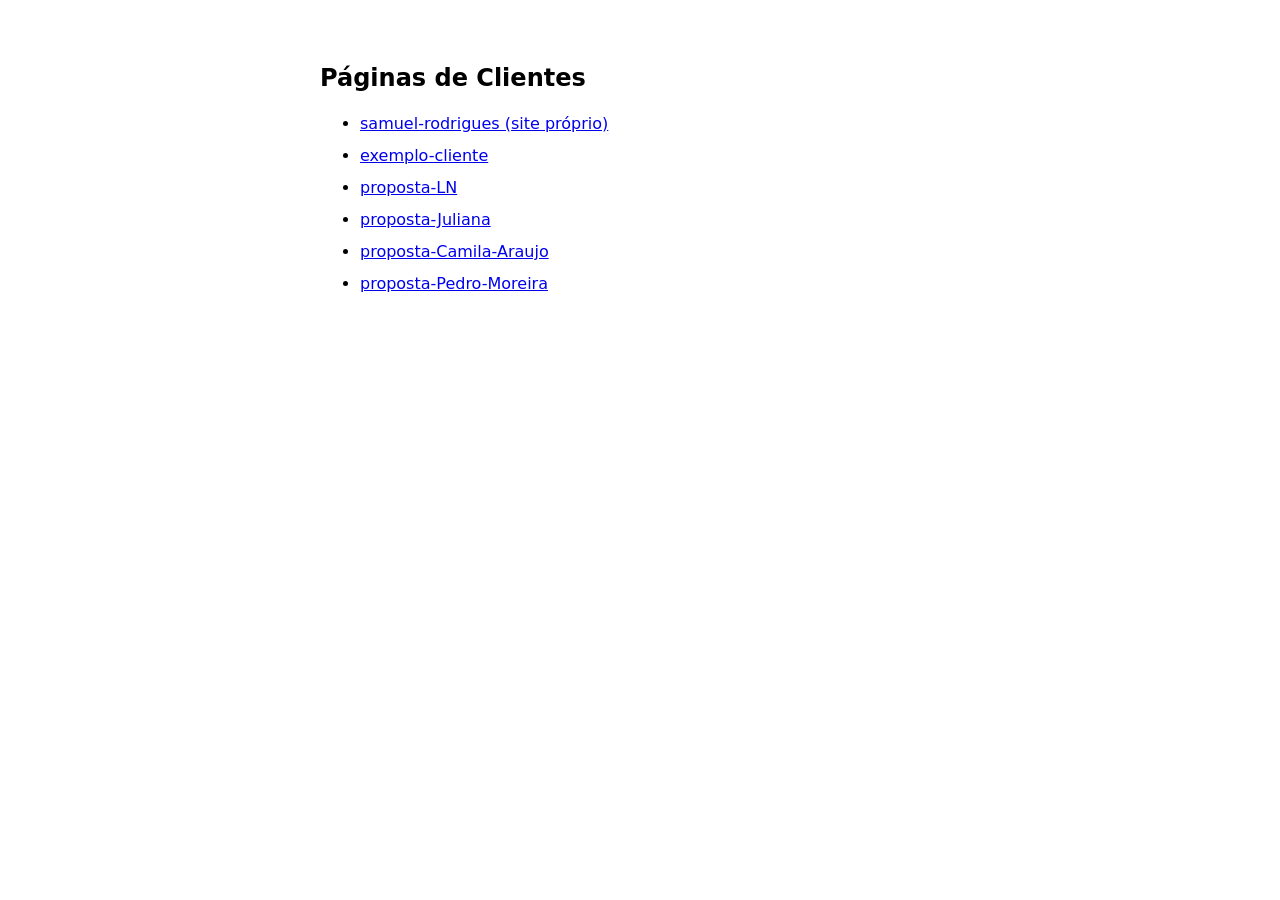
<file: index.html>
<!DOCTYPE html>
<html lang="pt-br">
<head>
  <meta charset="UTF-8">
  <meta name="viewport" content="width=device-width, initial-scale=1.0">
  <title>Páginas de Clientes</title>
  <style>
    body { font-family: system-ui, sans-serif; max-width: 640px; margin: 4rem auto; padding: 0 1rem; }
    h1 { font-size: 1.5rem; }
    ul { line-height: 2; }
  </style>
</head>
<body>
  <h1>Páginas de Clientes</h1>
  <ul>
    <li><a href="/samuel-rodrigues/">samuel-rodrigues (site próprio)</a></li>
    <li><a href="/exemplo-cliente/">exemplo-cliente</a></li>
    <li><a href="/proposta-LN/">proposta-LN</a></li>
    <li><a href="/proposta-Juliana/">proposta-Juliana</a></li>
    <li><a href="/proposta-Camila-Araujo/">proposta-Camila-Araujo</a></li>
    <li><a href="/proposta-Pedro-Moreira/">proposta-Pedro-Moreira</a></li>
  </ul>
</body>
</html>
</file>
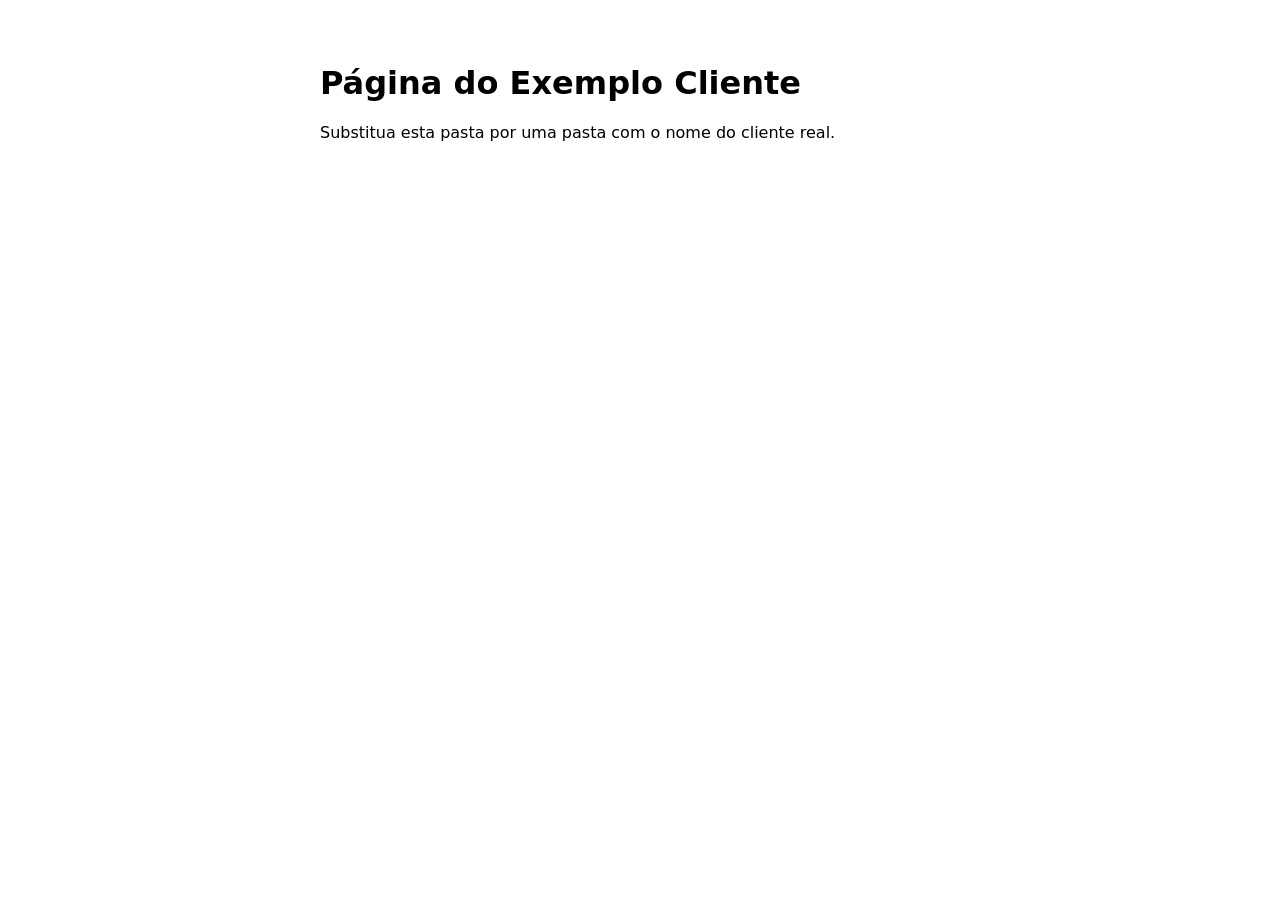
<file: exemplo-cliente/index.html>
<!DOCTYPE html>
<html lang="pt-br">
<head>
  <meta charset="UTF-8">
  <meta name="viewport" content="width=device-width, initial-scale=1.0">
  <title>Exemplo Cliente</title>
  <style>
    body { font-family: system-ui, sans-serif; max-width: 640px; margin: 4rem auto; padding: 0 1rem; }
  </style>
</head>
<body>
  <h1>Página do Exemplo Cliente</h1>
  <p>Substitua esta pasta por uma pasta com o nome do cliente real.</p>
</body>
</html>
</file>
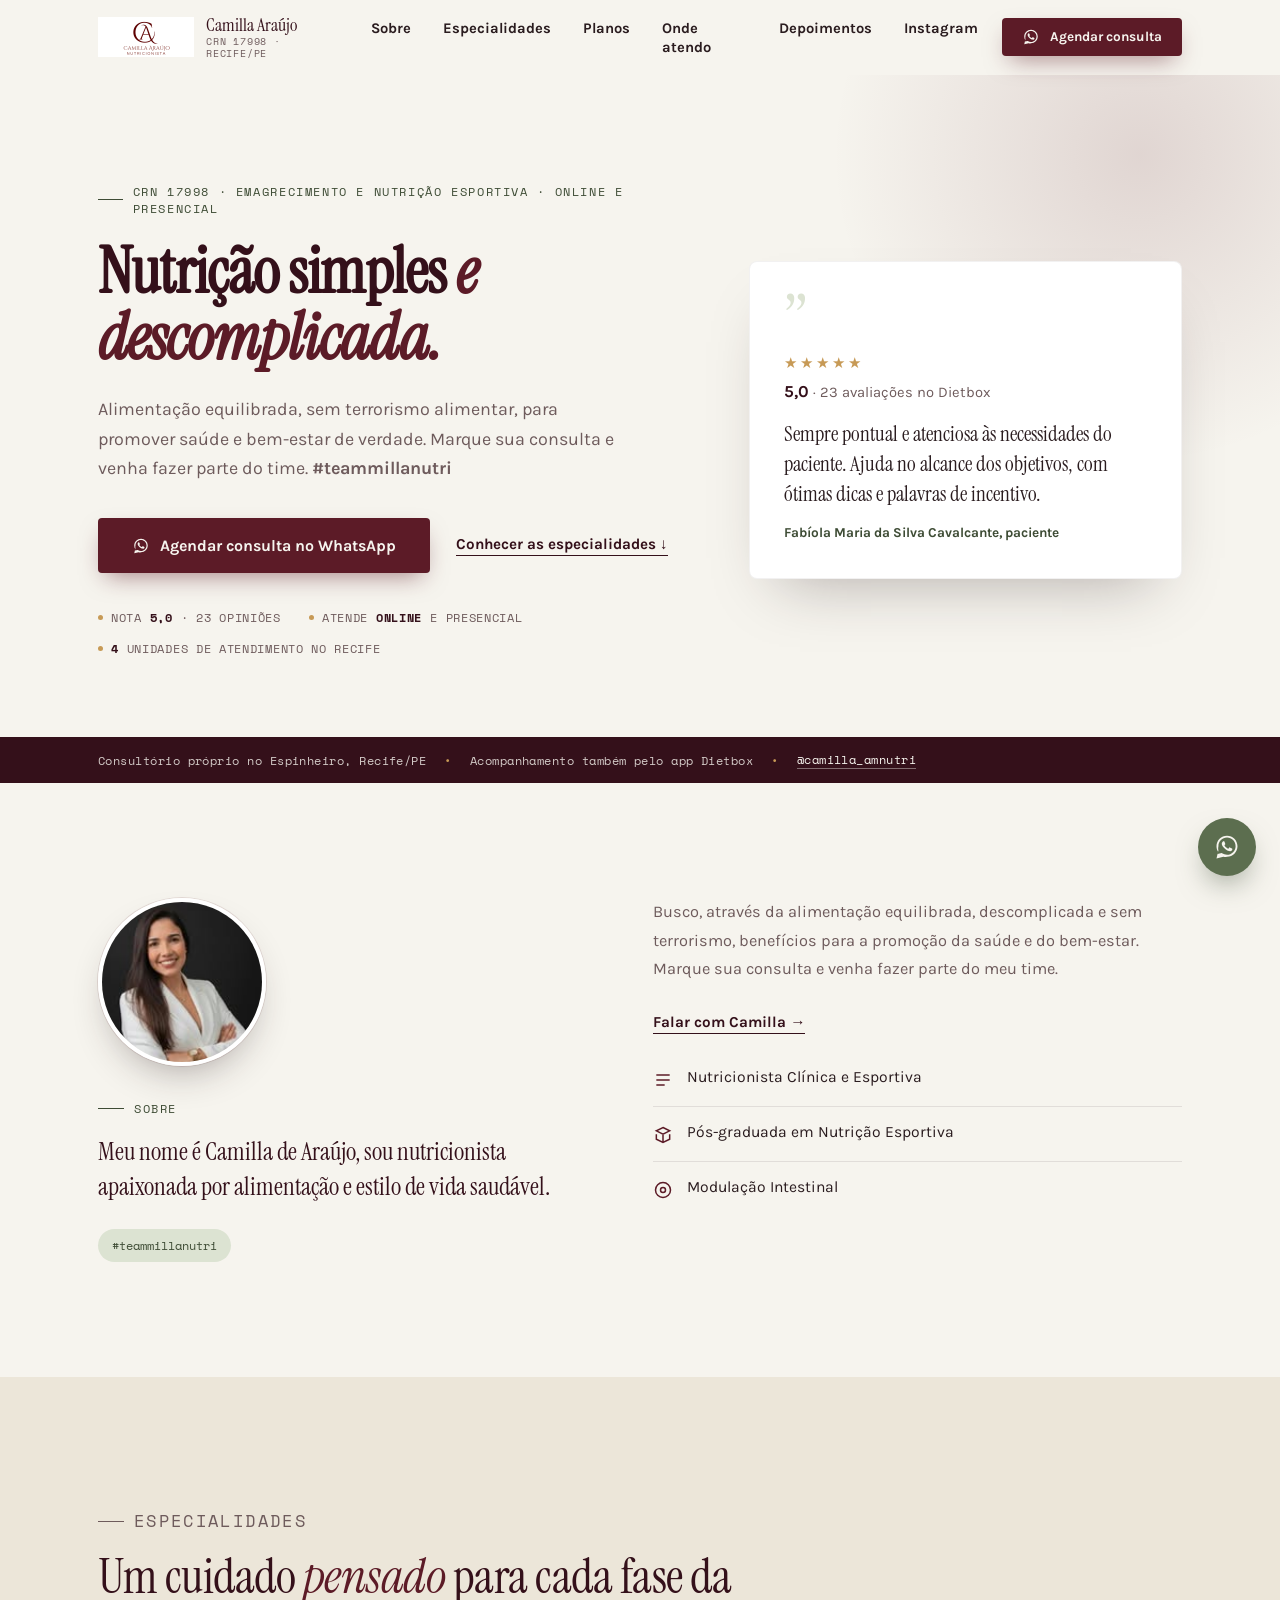
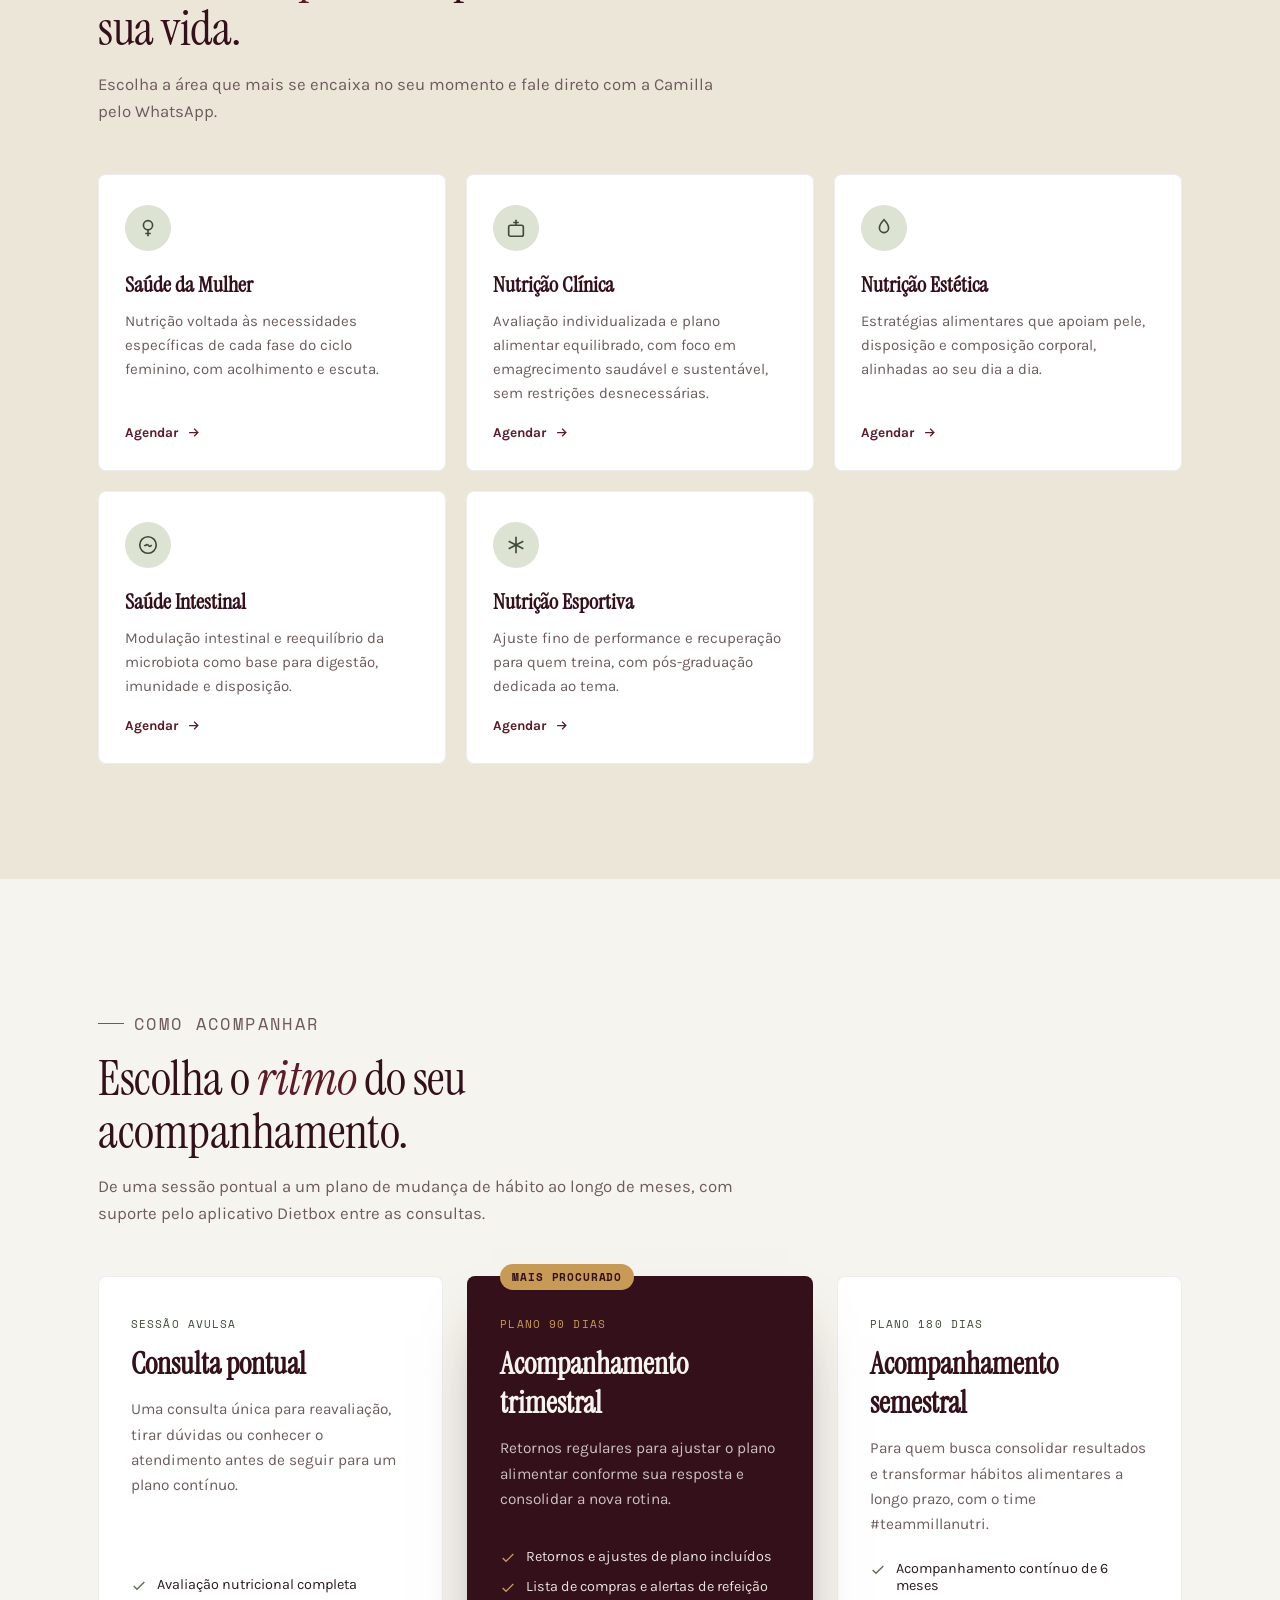
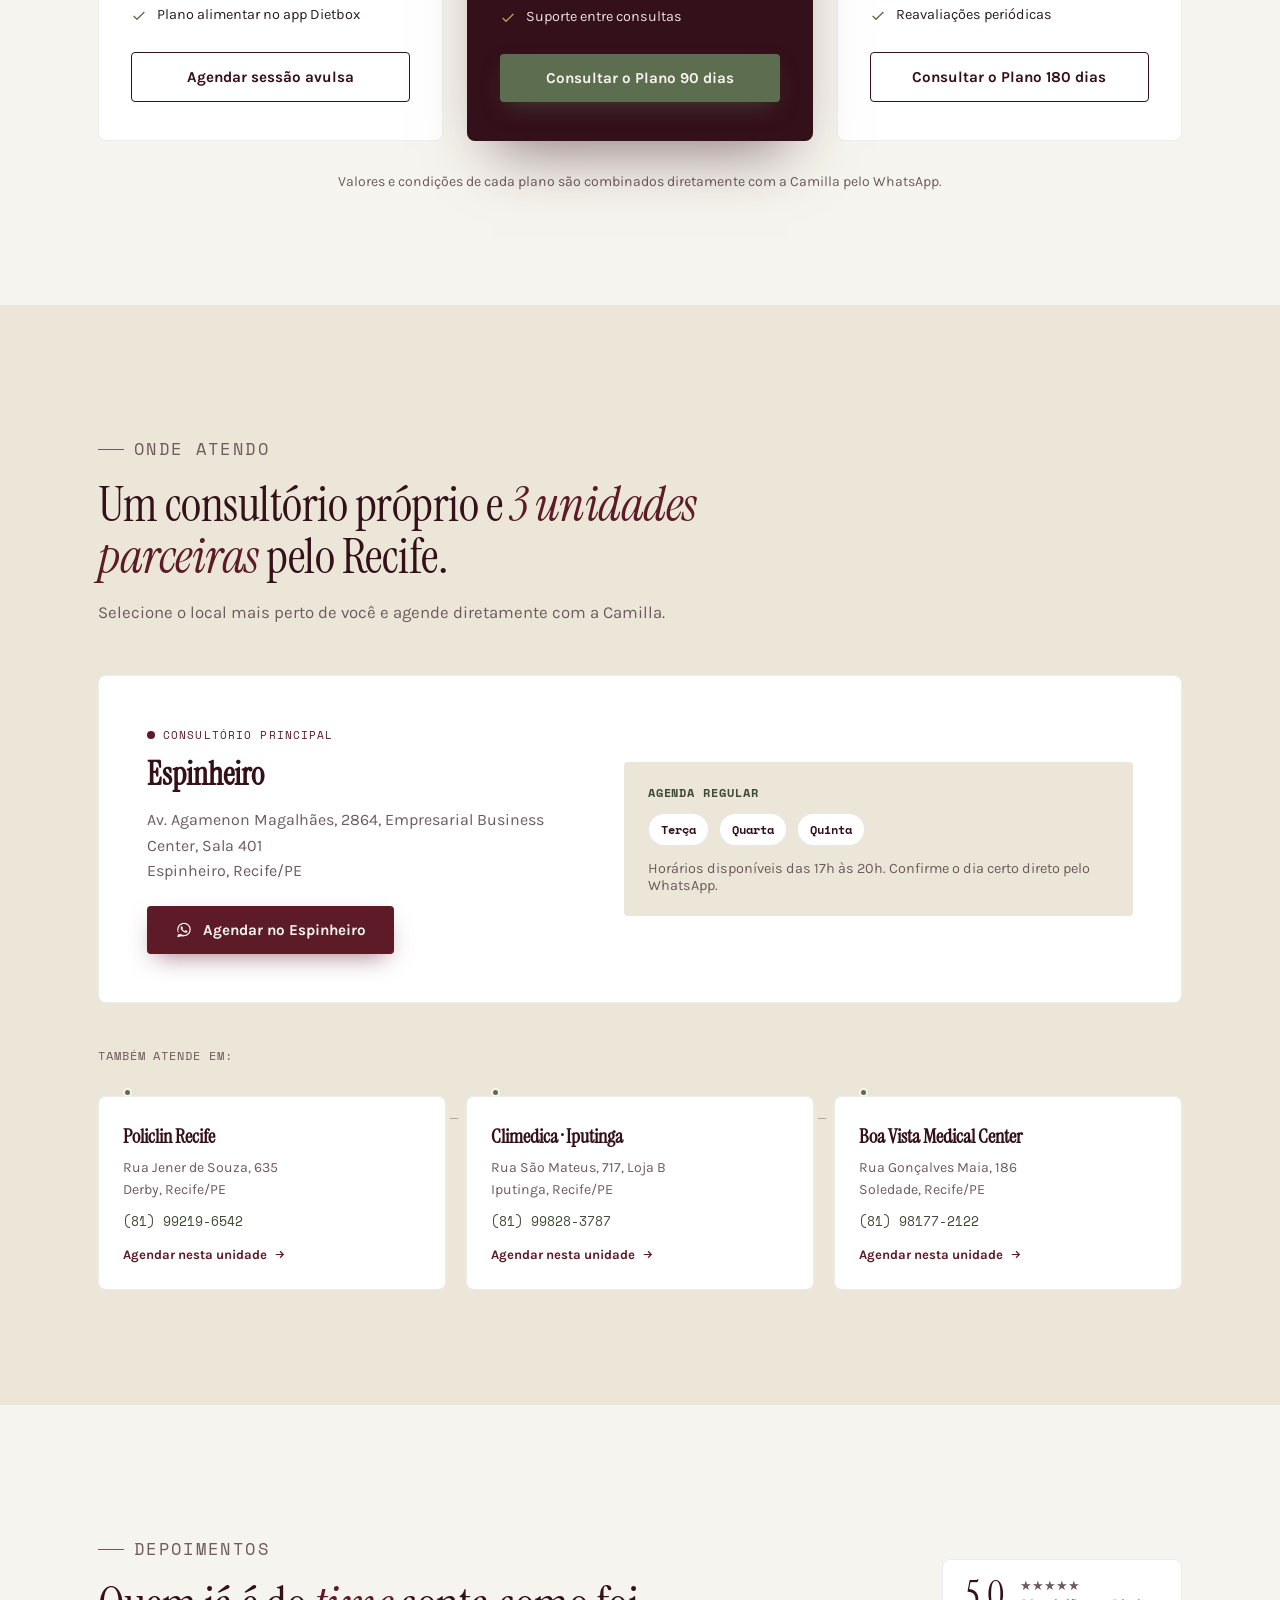
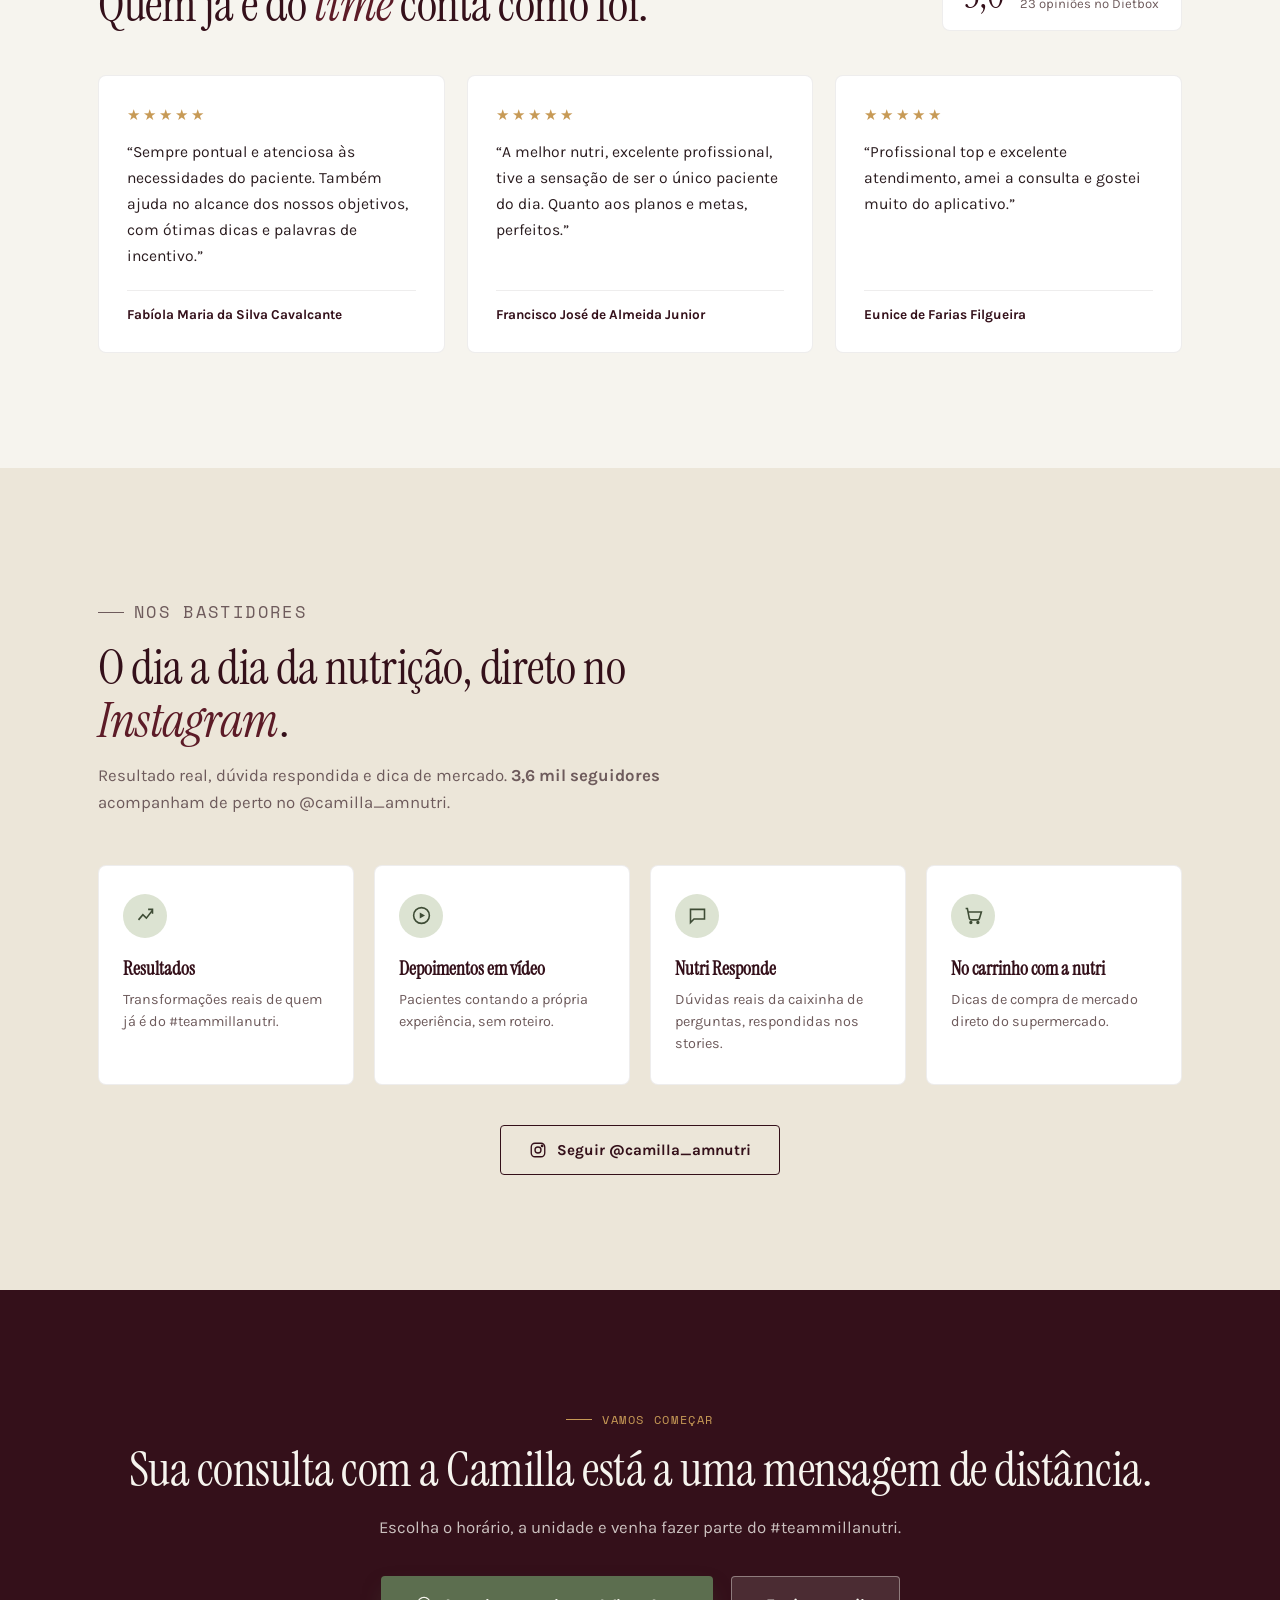
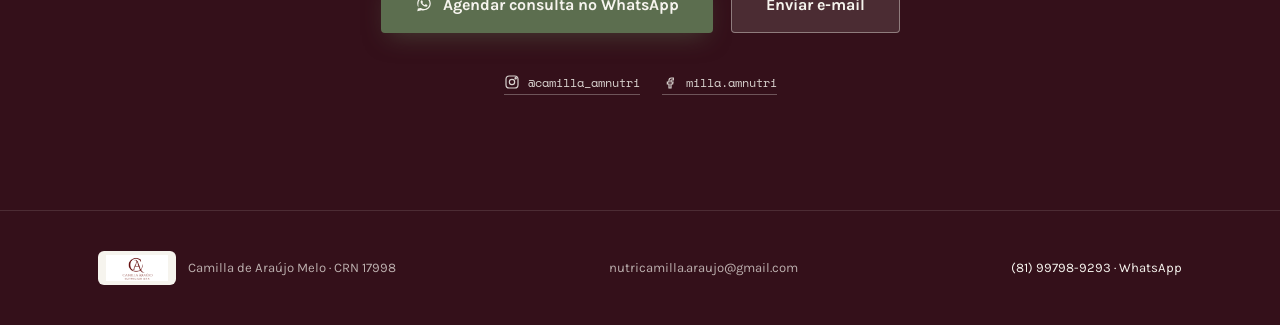
<file: proposta-Camila-Araujo/index.html>
<!DOCTYPE html>
<html lang="pt-br">
<head>
<meta charset="UTF-8">
<meta name="viewport" content="width=device-width, initial-scale=1.0">
<title>Camilla de Araújo Melo | Emagrecimento e Nutrição Esportiva em Recife · CRN 17998</title>
<meta name="description" content="Camilla de Araújo Melo (CRN 17998): nutricionista especialista em emagrecimento, nutrição esportiva, saúde da mulher e saúde intestinal. Atendimento presencial em Recife e online para todo o Brasil. Nota 5,0 · 23 opiniões. Agende pelo WhatsApp.">
<meta name="theme-color" content="#5C1B27">
<!-- PREENCHER COM INFORMAÇÃO REAL: substituir "SUBSTITUIR-PELA-URL-REAL" pelo domínio real de produção antes de publicar (mesma convenção usada em samuel-rodrigues/). -->
<link rel="canonical" href="https://SUBSTITUIR-PELA-URL-REAL/proposta-Camila-Araujo/">

<meta property="og:type" content="website">
<meta property="og:locale" content="pt_BR">
<meta property="og:url" content="https://SUBSTITUIR-PELA-URL-REAL/proposta-Camila-Araujo/">
<meta property="og:title" content="Camilla de Araújo Melo | Emagrecimento e Nutrição Esportiva em Recife · CRN 17998">
<meta property="og:description" content="Nutricionista especialista em emagrecimento, nutrição esportiva, saúde da mulher e saúde intestinal. Atendimento presencial em Recife e online para todo o Brasil. Nota 5,0 · 23 opiniões.">
<meta property="og:image" content="https://SUBSTITUIR-PELA-URL-REAL/proposta-Camila-Araujo/assets/logo-camilla.png">
<meta name="twitter:card" content="summary">
<meta name="twitter:title" content="Camilla de Araújo Melo | Emagrecimento e Nutrição Esportiva em Recife · CRN 17998">
<meta name="twitter:description" content="Nutricionista especialista em emagrecimento, nutrição esportiva, saúde da mulher e saúde intestinal. Atendimento presencial em Recife e online para todo o Brasil. Nota 5,0 · 23 opiniões.">
<meta name="twitter:image" content="https://SUBSTITUIR-PELA-URL-REAL/proposta-Camila-Araujo/assets/logo-camilla.png">

<link rel="icon" href="data:image/svg+xml,%3Csvg xmlns='http://www.w3.org/2000/svg' viewBox='0 0 64 64'%3E%3Crect width='64' height='64' rx='16' fill='%235C1B27'/%3E%3Ctext x='32' y='42' font-family='Georgia,serif' font-size='24' text-anchor='middle' fill='%23F6F4EE'%3ECA%3C/text%3E%3C/svg%3E">
<link rel="preconnect" href="https://fonts.googleapis.com">
<link rel="preconnect" href="https://fonts.gstatic.com" crossorigin>
<link href="https://fonts.googleapis.com/css2?family=Instrument+Serif:ital@0;1&family=Karla:wght@400;500;600;700;800&family=Space+Mono:wght@400;700&display=swap" rel="stylesheet">
<link rel="stylesheet" href="css/style.css">

<script type="application/ld+json">
{
  "@context": "https://schema.org",
  "@type": "MedicalBusiness",
  "name": "Camilla de Araújo Melo · Nutricionista",
  "image": "https://SUBSTITUIR-PELA-URL-REAL/proposta-Camila-Araujo/assets/logo-camilla.png",
  "url": "https://SUBSTITUIR-PELA-URL-REAL/proposta-Camila-Araujo/",
  "telephone": "+5581997989293",
  "medicalSpecialty": "Emagrecimento, Nutrição Clínica e Esportiva",
  "address": {
    "@type": "PostalAddress",
    "streetAddress": "Av. Agamenon Magalhães, 2864, Empresarial Business Center, Sala 401",
    "addressLocality": "Recife",
    "addressRegion": "PE",
    "addressCountry": "BR"
  },
  "areaServed": ["Recife, PE", "Brasil (atendimento online)"],
  "sameAs": [
    "https://www.instagram.com/camilla_amnutri",
    "https://www.facebook.com/milla.amnutri"
  ],
  "aggregateRating": {
    "@type": "AggregateRating",
    "ratingValue": "5.0",
    "reviewCount": "23"
  },
  "review": [
    {
      "@type": "Review",
      "author": { "@type": "Person", "name": "Fabíola Maria da Silva Cavalcante" },
      "reviewRating": { "@type": "Rating", "ratingValue": "5" },
      "reviewBody": "Sempre pontual e atenciosa às necessidades do paciente. Também ajuda no alcance dos nossos objetivos, com ótimas dicas e palavras de incentivo."
    },
    {
      "@type": "Review",
      "author": { "@type": "Person", "name": "Francisco José de Almeida Junior" },
      "reviewRating": { "@type": "Rating", "ratingValue": "5" },
      "reviewBody": "A melhor nutri, excelente profissional, tive a sensação de ser o único paciente do dia. Quanto aos planos e metas, perfeitos."
    },
    {
      "@type": "Review",
      "author": { "@type": "Person", "name": "Eunice de Farias Filgueira" },
      "reviewRating": { "@type": "Rating", "ratingValue": "5" },
      "reviewBody": "Profissional top e excelente atendimento, amei a consulta e gostei muito do aplicativo."
    }
  ]
}
</script>
</head>
<body>

<svg width="0" height="0" style="position:absolute" aria-hidden="true" focusable="false">
  <symbol id="ic-whatsapp" viewBox="0 0 32 32">
    <path d="M16.02 3C9.4 3 4 8.36 4 15c0 2.34.65 4.53 1.78 6.4L4 29l7.8-1.75A11.9 11.9 0 0 0 16.02 27C22.64 27 28 21.64 28 15S22.64 3 16.02 3zm0 21.8c-2.1 0-4.06-.6-5.72-1.64l-.41-.24-4.63 1.04 1.02-4.5-.27-.46A9.72 9.72 0 0 1 6.2 15c0-5.42 4.4-9.8 9.82-9.8 5.42 0 9.8 4.38 9.8 9.8 0 5.42-4.38 9.8-9.8 9.8zm5.4-7.34c-.3-.15-1.75-.86-2.02-.96-.27-.1-.47-.15-.66.15-.2.3-.76.96-.93 1.16-.17.2-.34.22-.63.07-.3-.15-1.25-.46-2.38-1.47-.88-.78-1.47-1.75-1.65-2.05-.17-.3-.02-.46.13-.6.13-.13.3-.34.44-.5.15-.17.2-.3.3-.5.1-.2.05-.37-.02-.52-.07-.15-.66-1.6-.9-2.18-.24-.58-.48-.5-.66-.5-.17 0-.37-.02-.56-.02-.2 0-.52.07-.8.37-.27.3-1.04 1.02-1.04 2.5 0 1.47 1.07 2.9 1.22 3.1.15.2 2.1 3.22 5.1 4.5.71.3 1.27.49 1.7.62.71.23 1.36.2 1.87.12.57-.08 1.75-.72 2-1.4.24-.7.24-1.3.17-1.4-.07-.13-.27-.2-.56-.35z"/>
  </symbol>
</svg>

<a class="skip-link" href="#conteudo">Ir para o conteúdo</a>

<!-- HEADER -->
<header class="site-header" id="topo">
  <div class="wrap header-inner">
    <a href="#topo" class="brand" aria-label="Camilla de Araújo Melo, início">
      <img src="assets/logo-camilla.png" alt="Camilla Araújo Nutricionista">
      <span class="brand__meta">
        <span class="brand__name">Camilla Araújo</span>
        <span class="brand__tag">CRN 17998 · Recife/PE</span>
      </span>
    </a>

    <nav class="main-nav" id="main-nav" aria-label="Navegação principal">
      <ul>
        <li><a href="#sobre">Sobre</a></li>
        <li><a href="#especialidades">Especialidades</a></li>
        <li><a href="#planos">Planos</a></li>
        <li><a href="#onde-atendo">Onde atendo</a></li>
        <li><a href="#depoimentos">Depoimentos</a></li>
        <li><a href="#instagram">Instagram</a></li>
      </ul>
    </nav>

    <div class="header-actions">
      <a class="btn btn--primary btn--sm" href="https://wa.me/5581997989293?text=Ol%C3%A1!%20Encontrei%20o%20site%20da%20Camilla%20de%20Ara%C3%BAjo%20e%20gostaria%20de%20agendar%20uma%20consulta." target="_blank" rel="noopener"><svg class="btn__icon" viewBox="0 0 32 32" fill="currentColor" aria-hidden="true"><use href="#ic-whatsapp"></use></svg>Agendar consulta</a>
      <button class="nav-toggle" id="nav-toggle" aria-expanded="false" aria-controls="main-nav" aria-label="Abrir menu">
        <span></span><span></span><span></span>
      </button>
    </div>
  </div>
</header>

<main id="conteudo">

  <!-- HERO -->
  <section class="hero" id="hero">
    <div class="hero__glow" aria-hidden="true"></div>
    <div class="wrap hero__grid">
      <div class="hero__content">
        <p class="eyebrow">CRN 17998 · Emagrecimento e Nutrição Esportiva · Online e Presencial</p>
        <h1 class="hero__title">Nutrição simples <em>e descomplicada.</em></h1>
        <p class="hero__lead">Alimentação equilibrada, sem terrorismo alimentar, para promover saúde e bem-estar de verdade. Marque sua consulta e venha fazer parte do time. <strong>#teammillanutri</strong></p>

        <div class="hero__actions">
          <a class="btn btn--primary btn--lg" href="https://wa.me/5581997989293?text=Ol%C3%A1!%20Encontrei%20o%20site%20da%20Camilla%20de%20Ara%C3%BAjo%20e%20gostaria%20de%20agendar%20uma%20consulta." target="_blank" rel="noopener"><svg class="btn__icon" viewBox="0 0 32 32" fill="currentColor" aria-hidden="true"><use href="#ic-whatsapp"></use></svg>Agendar consulta no WhatsApp</a>
          <a class="hero__secondary" href="#especialidades">Conhecer as especialidades ↓</a>
        </div>

        <ul class="hero__badges">
          <li><span class="dot"></span>Nota <strong>5,0</strong> · 23 opiniões</li>
          <li><span class="dot"></span>Atende <strong>online</strong> e presencial</li>
          <li><span class="dot"></span><strong>4</strong> unidades de atendimento no Recife</li>
        </ul>
      </div>

      <div class="hero__proof">
        <div class="proof-card">
          <span class="proof-card__mark" aria-hidden="true">&#8221;</span>
          <span class="stars" aria-hidden="true">★★★★★</span>
          <p class="proof-card__score"><strong>5,0</strong> · 23 avaliações no Dietbox</p>
          <blockquote class="proof-card__quote">Sempre pontual e atenciosa às necessidades do paciente. Ajuda no alcance dos objetivos, com ótimas dicas e palavras de incentivo.</blockquote>
          <cite class="proof-card__cite">Fabíola Maria da Silva Cavalcante, paciente</cite>
        </div>
      </div>
    </div>
  </section>

  <!-- TRUST STRIP -->
  <div class="trust-strip">
    <div class="wrap trust-strip__inner">
      <span>Consultório próprio no Espinheiro, Recife/PE</span>
      <span class="trust-strip__dot" aria-hidden="true">•</span>
      <span>Acompanhamento também pelo app Dietbox</span>
      <span class="trust-strip__dot" aria-hidden="true">•</span>
      <a href="https://www.instagram.com/camilla_amnutri" target="_blank" rel="noopener">@camilla_amnutri</a>
    </div>
  </div>

  <!-- SOBRE -->
  <section class="section" id="sobre">
    <div class="wrap about">
      <div class="reveal">
        <div class="about__photo">
          <img src="assets/foto-camilla.jpg" alt="Camilla Araújo, nutricionista" width="150" height="150" loading="lazy">
        </div>
        <p class="eyebrow">Sobre</p>
        <p class="about__lead" style="margin-top:18px;">Meu nome é Camilla de Araújo, sou nutricionista apaixonada por alimentação e estilo de vida saudável.</p>
        <span class="about__tag">#teammillanutri</span>
      </div>
      <div class="reveal about__body">
        <p>Busco, através da alimentação equilibrada, descomplicada e sem terrorismo, benefícios para a promoção da saúde e do bem-estar. Marque sua consulta e venha fazer parte do meu time.</p>
        <p style="margin-top:24px;"><a class="hero__secondary" href="https://wa.me/5581997989293?text=Ol%C3%A1!%20Vi%20o%20site%20e%20queria%20saber%20mais%20sobre%20o%20atendimento%20da%20Camilla." target="_blank" rel="noopener">Falar com Camilla →</a></p>
        <ul class="credentials">
          <li>
            <svg viewBox="0 0 24 24" fill="none" stroke="currentColor" stroke-width="1.8"><path d="M4 6h16M4 12h16M4 18h10"/></svg>
            Nutricionista Clínica e Esportiva
          </li>
          <li>
            <svg viewBox="0 0 24 24" fill="none" stroke="currentColor" stroke-width="1.8"><path d="M12 3l8 4-8 4-8-4 8-4zm0 8v10M4 11v6l8 4 8-4v-6"/></svg>
            Pós-graduada em Nutrição Esportiva
          </li>
          <li>
            <svg viewBox="0 0 24 24" fill="none" stroke="currentColor" stroke-width="1.8"><circle cx="12" cy="12" r="9"/><path d="M9 12a3 3 0 106 0 3 3 0 00-6 0z"/></svg>
            Modulação Intestinal
          </li>
        </ul>
      </div>
    </div>
  </section>

  <!-- ESPECIALIDADES -->
  <section class="section section--alt" id="especialidades">
    <div class="wrap">
      <div class="section-head reveal">
        <p class="eyebrow">Especialidades</p>
        <h2 class="h2" style="margin-top:16px;">Um cuidado <em>pensado</em> para cada fase da sua vida.</h2>
        <p>Escolha a área que mais se encaixa no seu momento e fale direto com a Camilla pelo WhatsApp.</p>
      </div>

      <div class="services-grid">
        <a class="service-card reveal" href="https://wa.me/5581997989293?text=Ol%C3%A1!%20Gostaria%20de%20agendar%20uma%20consulta%20de%20Nutri%C3%A7%C3%A3o%20para%20Sa%C3%BAde%20da%20Mulher%20com%20a%20Camilla." target="_blank" rel="noopener">
          <span class="service-card__icon"><svg viewBox="0 0 24 24" fill="none" stroke="currentColor" stroke-width="1.8"><circle cx="12" cy="9" r="5"/><path d="M12 14v7M9 18h6"/></svg></span>
          <h3>Saúde da Mulher</h3>
          <p>Nutrição voltada às necessidades específicas de cada fase do ciclo feminino, com acolhimento e escuta.</p>
          <span class="service-card__cta">Agendar <svg viewBox="0 0 24 24" fill="none" stroke="currentColor" stroke-width="2"><path d="M5 12h14M13 6l6 6-6 6"/></svg></span>
        </a>

        <a class="service-card reveal" href="https://wa.me/5581997989293?text=Ol%C3%A1!%20Gostaria%20de%20agendar%20uma%20consulta%20de%20Nutri%C3%A7%C3%A3o%20Cl%C3%ADnica%20com%20a%20Camilla." target="_blank" rel="noopener">
          <span class="service-card__icon"><svg viewBox="0 0 24 24" fill="none" stroke="currentColor" stroke-width="1.8"><path d="M12 3v6M9 6h6"/><rect x="4" y="9" width="16" height="12" rx="2"/></svg></span>
          <h3>Nutrição Clínica</h3>
          <p>Avaliação individualizada e plano alimentar equilibrado, com foco em emagrecimento saudável e sustentável, sem restrições desnecessárias.</p>
          <span class="service-card__cta">Agendar <svg viewBox="0 0 24 24" fill="none" stroke="currentColor" stroke-width="2"><path d="M5 12h14M13 6l6 6-6 6"/></svg></span>
        </a>

        <a class="service-card reveal" href="https://wa.me/5581997989293?text=Ol%C3%A1!%20Gostaria%20de%20agendar%20uma%20consulta%20de%20Nutri%C3%A7%C3%A3o%20Est%C3%A9tica%20com%20a%20Camilla." target="_blank" rel="noopener">
          <span class="service-card__icon"><svg viewBox="0 0 24 24" fill="none" stroke="currentColor" stroke-width="1.8"><path d="M12 3c3 3 5 6 5 9a5 5 0 01-10 0c0-3 2-6 5-9z"/></svg></span>
          <h3>Nutrição Estética</h3>
          <p>Estratégias alimentares que apoiam pele, disposição e composição corporal, alinhadas ao seu dia a dia.</p>
          <span class="service-card__cta">Agendar <svg viewBox="0 0 24 24" fill="none" stroke="currentColor" stroke-width="2"><path d="M5 12h14M13 6l6 6-6 6"/></svg></span>
        </a>

        <a class="service-card reveal" href="https://wa.me/5581997989293?text=Ol%C3%A1!%20Gostaria%20de%20agendar%20uma%20consulta%20sobre%20Sa%C3%BAde%20Intestinal%20e%20Modula%C3%A7%C3%A3o%20Intestinal%20com%20a%20Camilla." target="_blank" rel="noopener">
          <span class="service-card__icon"><svg viewBox="0 0 24 24" fill="none" stroke="currentColor" stroke-width="1.8"><circle cx="12" cy="12" r="9"/><path d="M8 12c1.5 2 2.5-2 4 0s2.5 2 4 0"/></svg></span>
          <h3>Saúde Intestinal</h3>
          <p>Modulação intestinal e reequilíbrio da microbiota como base para digestão, imunidade e disposição.</p>
          <span class="service-card__cta">Agendar <svg viewBox="0 0 24 24" fill="none" stroke="currentColor" stroke-width="2"><path d="M5 12h14M13 6l6 6-6 6"/></svg></span>
        </a>

        <a class="service-card reveal" href="https://wa.me/5581997989293?text=Ol%C3%A1!%20Gostaria%20de%20agendar%20uma%20consulta%20de%20Nutri%C3%A7%C3%A3o%20Esportiva%20com%20a%20Camilla." target="_blank" rel="noopener">
          <span class="service-card__icon"><svg viewBox="0 0 24 24" fill="none" stroke="currentColor" stroke-width="1.8"><path d="M12 3v18M4 8l16 8M20 8L4 16"/></svg></span>
          <h3>Nutrição Esportiva</h3>
          <p>Ajuste fino de performance e recuperação para quem treina, com pós-graduação dedicada ao tema.</p>
          <span class="service-card__cta">Agendar <svg viewBox="0 0 24 24" fill="none" stroke="currentColor" stroke-width="2"><path d="M5 12h14M13 6l6 6-6 6"/></svg></span>
        </a>
      </div>
    </div>
  </section>

  <!-- PLANOS / OFERTA -->
  <section class="section" id="planos">
    <div class="wrap">
      <div class="section-head reveal">
        <p class="eyebrow">Como acompanhar</p>
        <h2 class="h2" style="margin-top:16px;">Escolha o <em>ritmo</em> do seu acompanhamento.</h2>
        <p>De uma sessão pontual a um plano de mudança de hábito ao longo de meses, com suporte pelo aplicativo Dietbox entre as consultas.</p>
      </div>

      <div class="plans-grid">
        <div class="plan-card reveal">
          <span class="plan-card__eyebrow">Sessão avulsa</span>
          <h3>Consulta pontual</h3>
          <p class="plan-card__desc">Uma consulta única para reavaliação, tirar dúvidas ou conhecer o atendimento antes de seguir para um plano contínuo.</p>
          <ul>
            <li><svg viewBox="0 0 24 24" fill="none" stroke="currentColor" stroke-width="2"><path d="M20 6L9 17l-5-5"/></svg>Avaliação nutricional completa</li>
            <li><svg viewBox="0 0 24 24" fill="none" stroke="currentColor" stroke-width="2"><path d="M20 6L9 17l-5-5"/></svg>Plano alimentar no app Dietbox</li>
          </ul>
          <a class="btn btn--outline btn--block" href="https://wa.me/5581997989293?text=Ol%C3%A1!%20Gostaria%20de%20agendar%20uma%20sess%C3%A3o%20avulsa%20com%20a%20Camilla." target="_blank" rel="noopener">Agendar sessão avulsa</a>
        </div>

        <div class="plan-card plan-card--featured reveal">
          <span class="plan-card__badge">Mais procurado</span>
          <span class="plan-card__eyebrow">Plano 90 dias</span>
          <h3>Acompanhamento trimestral</h3>
          <p class="plan-card__desc">Retornos regulares para ajustar o plano alimentar conforme sua resposta e consolidar a nova rotina.</p>
          <ul>
            <li><svg viewBox="0 0 24 24" fill="none" stroke="currentColor" stroke-width="2"><path d="M20 6L9 17l-5-5"/></svg>Retornos e ajustes de plano incluídos</li>
            <li><svg viewBox="0 0 24 24" fill="none" stroke="currentColor" stroke-width="2"><path d="M20 6L9 17l-5-5"/></svg>Lista de compras e alertas de refeição</li>
            <li><svg viewBox="0 0 24 24" fill="none" stroke="currentColor" stroke-width="2"><path d="M20 6L9 17l-5-5"/></svg>Suporte entre consultas</li>
          </ul>
          <a class="btn btn--moss btn--block" href="https://wa.me/5581997989293?text=Ol%C3%A1!%20Tenho%20interesse%20no%20Plano%20de%20Acompanhamento%20de%2090%20dias%20com%20a%20Camilla." target="_blank" rel="noopener">Consultar o Plano 90 dias</a>
        </div>

        <div class="plan-card reveal">
          <span class="plan-card__eyebrow">Plano 180 dias</span>
          <h3>Acompanhamento semestral</h3>
          <p class="plan-card__desc">Para quem busca consolidar resultados e transformar hábitos alimentares a longo prazo, com o time #teammillanutri.</p>
          <ul>
            <li><svg viewBox="0 0 24 24" fill="none" stroke="currentColor" stroke-width="2"><path d="M20 6L9 17l-5-5"/></svg>Acompanhamento contínuo de 6 meses</li>
            <li><svg viewBox="0 0 24 24" fill="none" stroke="currentColor" stroke-width="2"><path d="M20 6L9 17l-5-5"/></svg>Reavaliações periódicas</li>
          </ul>
          <a class="btn btn--outline btn--block" href="https://wa.me/5581997989293?text=Ol%C3%A1!%20Tenho%20interesse%20no%20Plano%20de%20Acompanhamento%20de%20180%20dias%20com%20a%20Camilla." target="_blank" rel="noopener">Consultar o Plano 180 dias</a>
        </div>
      </div>
      <p class="plans-note">Valores e condições de cada plano são combinados diretamente com a Camilla pelo WhatsApp.</p>
    </div>
  </section>

  <!-- ONDE ATENDO -->
  <section class="section section--alt itinerary" id="onde-atendo">
    <div class="wrap">
      <div class="section-head reveal">
        <p class="eyebrow">Onde atendo</p>
        <h2 class="h2" style="margin-top:16px;">Um consultório próprio e <em>3 unidades parceiras</em> pelo Recife.</h2>
        <p>Selecione o local mais perto de você e agende diretamente com a Camilla.</p>
      </div>

      <div class="itinerary__hq reveal">
        <div>
          <span class="itinerary__hq-tag">Consultório principal</span>
          <h3>Espinheiro</h3>
          <address>Av. Agamenon Magalhães, 2864, Empresarial Business Center, Sala 401<br>Espinheiro, Recife/PE</address>
          <a class="btn btn--primary" style="margin-top:22px;" href="https://wa.me/5581997989293?text=Ol%C3%A1!%20Gostaria%20de%20agendar%20uma%20consulta%20no%20Consult%C3%B3rio%20Espinheiro%20com%20a%20Camilla." target="_blank" rel="noopener"><svg class="btn__icon" viewBox="0 0 32 32" fill="currentColor" aria-hidden="true"><use href="#ic-whatsapp"></use></svg>Agendar no Espinheiro</a>
        </div>
        <div class="itinerary__hq-schedule">
          <h4>Agenda regular</h4>
          <div class="itinerary__days">
            <span>Terça</span><span>Quarta</span><span>Quinta</span>
          </div>
          <p>Horários disponíveis das 17h às 20h. Confirme o dia certo direto pelo WhatsApp.</p>
        </div>
      </div>

      <span class="itinerary__label reveal">Também atende em:</span>
      <div class="itinerary__route">
        <div class="itinerary__route-line" aria-hidden="true"></div>
        <div class="itinerary__grid">
          <div class="itinerary__stop reveal">
            <h4>Policlin Recife</h4>
            <address>Rua Jener de Souza, 635<br>Derby, Recife/PE</address>
            <span class="tel">(81) 99219-6542</span>
            <a class="stop-cta" href="https://wa.me/5581997989293?text=Ol%C3%A1!%20Gostaria%20de%20agendar%20uma%20consulta%20na%20Policlin%20Recife%20com%20a%20Camilla." target="_blank" rel="noopener">Agendar nesta unidade <svg viewBox="0 0 24 24" fill="none" stroke="currentColor" stroke-width="2.2"><path d="M5 12h14M13 6l6 6-6 6"/></svg></a>
          </div>
          <div class="itinerary__stop reveal">
            <h4>Climedica · Iputinga</h4>
            <address>Rua São Mateus, 717, Loja B<br>Iputinga, Recife/PE</address>
            <span class="tel">(81) 99828-3787</span>
            <a class="stop-cta" href="https://wa.me/5581997989293?text=Ol%C3%A1!%20Gostaria%20de%20agendar%20uma%20consulta%20na%20Climedica%20Iputinga%20com%20a%20Camilla." target="_blank" rel="noopener">Agendar nesta unidade <svg viewBox="0 0 24 24" fill="none" stroke="currentColor" stroke-width="2.2"><path d="M5 12h14M13 6l6 6-6 6"/></svg></a>
          </div>
          <div class="itinerary__stop reveal">
            <h4>Boa Vista Medical Center</h4>
            <address>Rua Gonçalves Maia, 186<br>Soledade, Recife/PE</address>
            <span class="tel">(81) 98177-2122</span>
            <a class="stop-cta" href="https://wa.me/5581997989293?text=Ol%C3%A1!%20Gostaria%20de%20agendar%20uma%20consulta%20no%20Boa%20Vista%20Medical%20Center%20com%20a%20Camilla." target="_blank" rel="noopener">Agendar nesta unidade <svg viewBox="0 0 24 24" fill="none" stroke="currentColor" stroke-width="2.2"><path d="M5 12h14M13 6l6 6-6 6"/></svg></a>
          </div>
        </div>
      </div>
    </div>
  </section>

  <!-- DEPOIMENTOS -->
  <section class="section" id="depoimentos">
    <div class="wrap">
      <div class="reviews-head reveal">
        <div class="section-head" style="margin-bottom:0;">
          <p class="eyebrow">Depoimentos</p>
          <h2 class="h2" style="margin-top:16px;">Quem já é do <em>time</em> conta como foi.</h2>
        </div>
        <div class="reviews-score">
          <span class="reviews-score__num">5,0</span>
          <span class="reviews-score__meta">★★★★★<br>23 opiniões no Dietbox</span>
        </div>
      </div>

      <div class="reviews-grid">
        <div class="review-card reveal">
          <span class="stars" aria-hidden="true">★★★★★</span>
          <blockquote>“Sempre pontual e atenciosa às necessidades do paciente. Também ajuda no alcance dos nossos objetivos, com ótimas dicas e palavras de incentivo.”</blockquote>
          <cite>Fabíola Maria da Silva Cavalcante</cite>
        </div>
        <div class="review-card reveal">
          <span class="stars" aria-hidden="true">★★★★★</span>
          <blockquote>“A melhor nutri, excelente profissional, tive a sensação de ser o único paciente do dia. Quanto aos planos e metas, perfeitos.”</blockquote>
          <cite>Francisco José de Almeida Junior</cite>
        </div>
        <div class="review-card reveal">
          <span class="stars" aria-hidden="true">★★★★★</span>
          <blockquote>“Profissional top e excelente atendimento, amei a consulta e gostei muito do aplicativo.”</blockquote>
          <cite>Eunice de Farias Filgueira</cite>
        </div>
      </div>
    </div>
  </section>

  <!-- INSTAGRAM -->
  <section class="section section--alt" id="instagram">
    <div class="wrap">
      <div class="section-head reveal">
        <p class="eyebrow">Nos bastidores</p>
        <h2 class="h2" style="margin-top:16px;">O dia a dia da nutrição, direto no <em>Instagram</em>.</h2>
        <p>Resultado real, dúvida respondida e dica de mercado. <strong>3,6 mil seguidores</strong> acompanham de perto no @camilla_amnutri.</p>
      </div>

      <div class="instagram-grid">
        <div class="instagram-card reveal">
          <span class="instagram-card__icon"><svg viewBox="0 0 24 24" fill="none" stroke="currentColor" stroke-width="1.8"><path d="M4 17l5-6 4 4 7-9"/><path d="M15 5h5v5"/></svg></span>
          <h3>Resultados</h3>
          <p>Transformações reais de quem já é do #teammillanutri.</p>
        </div>
        <div class="instagram-card reveal">
          <span class="instagram-card__icon"><svg viewBox="0 0 24 24" fill="none" stroke="currentColor" stroke-width="1.8"><circle cx="12" cy="12" r="9"/><path d="M10 8.5v7l6-3.5-6-3.5z" fill="currentColor" stroke="none"/></svg></span>
          <h3>Depoimentos em vídeo</h3>
          <p>Pacientes contando a própria experiência, sem roteiro.</p>
        </div>
        <div class="instagram-card reveal">
          <span class="instagram-card__icon"><svg viewBox="0 0 24 24" fill="none" stroke="currentColor" stroke-width="1.8"><path d="M4 5h16v11H8l-4 4V5z"/></svg></span>
          <h3>Nutri Responde</h3>
          <p>Dúvidas reais da caixinha de perguntas, respondidas nos stories.</p>
        </div>
        <div class="instagram-card reveal">
          <span class="instagram-card__icon"><svg viewBox="0 0 24 24" fill="none" stroke="currentColor" stroke-width="1.8"><path d="M3 4h2l2.2 11.4a2 2 0 0 0 2 1.6h7.6a2 2 0 0 0 2-1.6L21 8H6"/><circle cx="9" cy="20" r="1"/><circle cx="17" cy="20" r="1"/></svg></span>
          <h3>No carrinho com a nutri</h3>
          <p>Dicas de compra de mercado direto do supermercado.</p>
        </div>
      </div>

      <div class="instagram-cta reveal">
        <a class="btn btn--outline" href="https://www.instagram.com/camilla_amnutri" target="_blank" rel="noopener"><svg class="btn__icon" viewBox="0 0 24 24" fill="none" stroke="currentColor" stroke-width="1.8"><rect x="3" y="3" width="18" height="18" rx="5"/><circle cx="12" cy="12" r="4"/><circle cx="17.5" cy="6.5" r="1"/></svg>Seguir @camilla_amnutri</a>
      </div>
    </div>
  </section>

  <!-- CTA FINAL -->
  <section class="section section--dark cta-final">
    <div class="wrap">
      <p class="eyebrow reveal" style="justify-content:center; color:var(--gold);">Vamos começar</p>
      <h2 class="h2 reveal" style="margin-top:16px;">Sua consulta com a Camilla está a uma mensagem de distância.</h2>
      <p class="cta-final__lead reveal">Escolha o horário, a unidade e venha fazer parte do #teammillanutri.</p>
      <div class="cta-final__actions reveal">
        <a class="btn btn--moss btn--lg" href="https://wa.me/5581997989293?text=Ol%C3%A1!%20Vi%20o%20site%20e%20gostaria%20de%20agendar%20uma%20consulta%20com%20a%20Camilla." target="_blank" rel="noopener"><svg class="btn__icon" viewBox="0 0 32 32" fill="currentColor" aria-hidden="true"><use href="#ic-whatsapp"></use></svg>Agendar consulta no WhatsApp</a>
        <a class="btn btn--ghost-light btn--lg" href="mailto:nutricamilla.araujo@gmail.com">Enviar e-mail</a>
      </div>

      <div class="social-row reveal">
        <a href="https://www.instagram.com/camilla_amnutri" target="_blank" rel="noopener"><svg viewBox="0 0 24 24" fill="none" stroke="currentColor" stroke-width="1.8"><rect x="3" y="3" width="18" height="18" rx="5"/><circle cx="12" cy="12" r="4"/><circle cx="17.5" cy="6.5" r="1"/></svg>@camilla_amnutri</a>
        <a href="https://www.facebook.com/milla.amnutri" target="_blank" rel="noopener"><svg viewBox="0 0 24 24" fill="none" stroke="currentColor" stroke-width="1.8"><path d="M14 9h3V6h-3c-2 0-3.5 1.5-3.5 3.5V12H8v3h2.5v6h3v-6H16l.5-3h-3V9.8c0-.5.2-.8.7-.8z"/></svg>milla.amnutri</a>
      </div>
    </div>
  </section>

</main>

<!-- FOOTER -->
<footer class="site-footer">
  <div class="wrap footer-inner">
    <div class="footer-brand">
      <img src="assets/logo-camilla.png" alt="Camilla Araújo Nutricionista">
      <span>Camilla de Araújo Melo · CRN 17998</span>
    </div>
    <span>nutricamilla.araujo@gmail.com</span>
    <a href="https://wa.me/5581997989293?text=Ol%C3%A1!%20Encontrei%20o%20site%20da%20Camilla%20de%20Ara%C3%BAjo%20e%20gostaria%20de%20agendar%20uma%20consulta." target="_blank" rel="noopener">(81) 99798-9293 · WhatsApp</a>
  </div>
</footer>

<a class="whatsapp-float" href="https://wa.me/5581997989293?text=Ol%C3%A1!%20Encontrei%20o%20site%20da%20Camilla%20de%20Ara%C3%BAjo%20e%20gostaria%20de%20agendar%20uma%20consulta." target="_blank" rel="noopener" aria-label="Agendar consulta pelo WhatsApp">
  <svg viewBox="0 0 32 32" fill="currentColor" aria-hidden="true"><use href="#ic-whatsapp"></use></svg>
</a>

<div class="mobile-cta-bar">
  <a class="btn btn--primary btn--block" href="https://wa.me/5581997989293?text=Ol%C3%A1!%20Encontrei%20o%20site%20da%20Camilla%20de%20Ara%C3%BAjo%20e%20gostaria%20de%20agendar%20uma%20consulta." target="_blank" rel="noopener"><svg class="btn__icon" viewBox="0 0 32 32" fill="currentColor" aria-hidden="true"><use href="#ic-whatsapp"></use></svg>Agendar no WhatsApp</a>
</div>

<script src="js/script.js"></script>
</body>
</html>
</file>
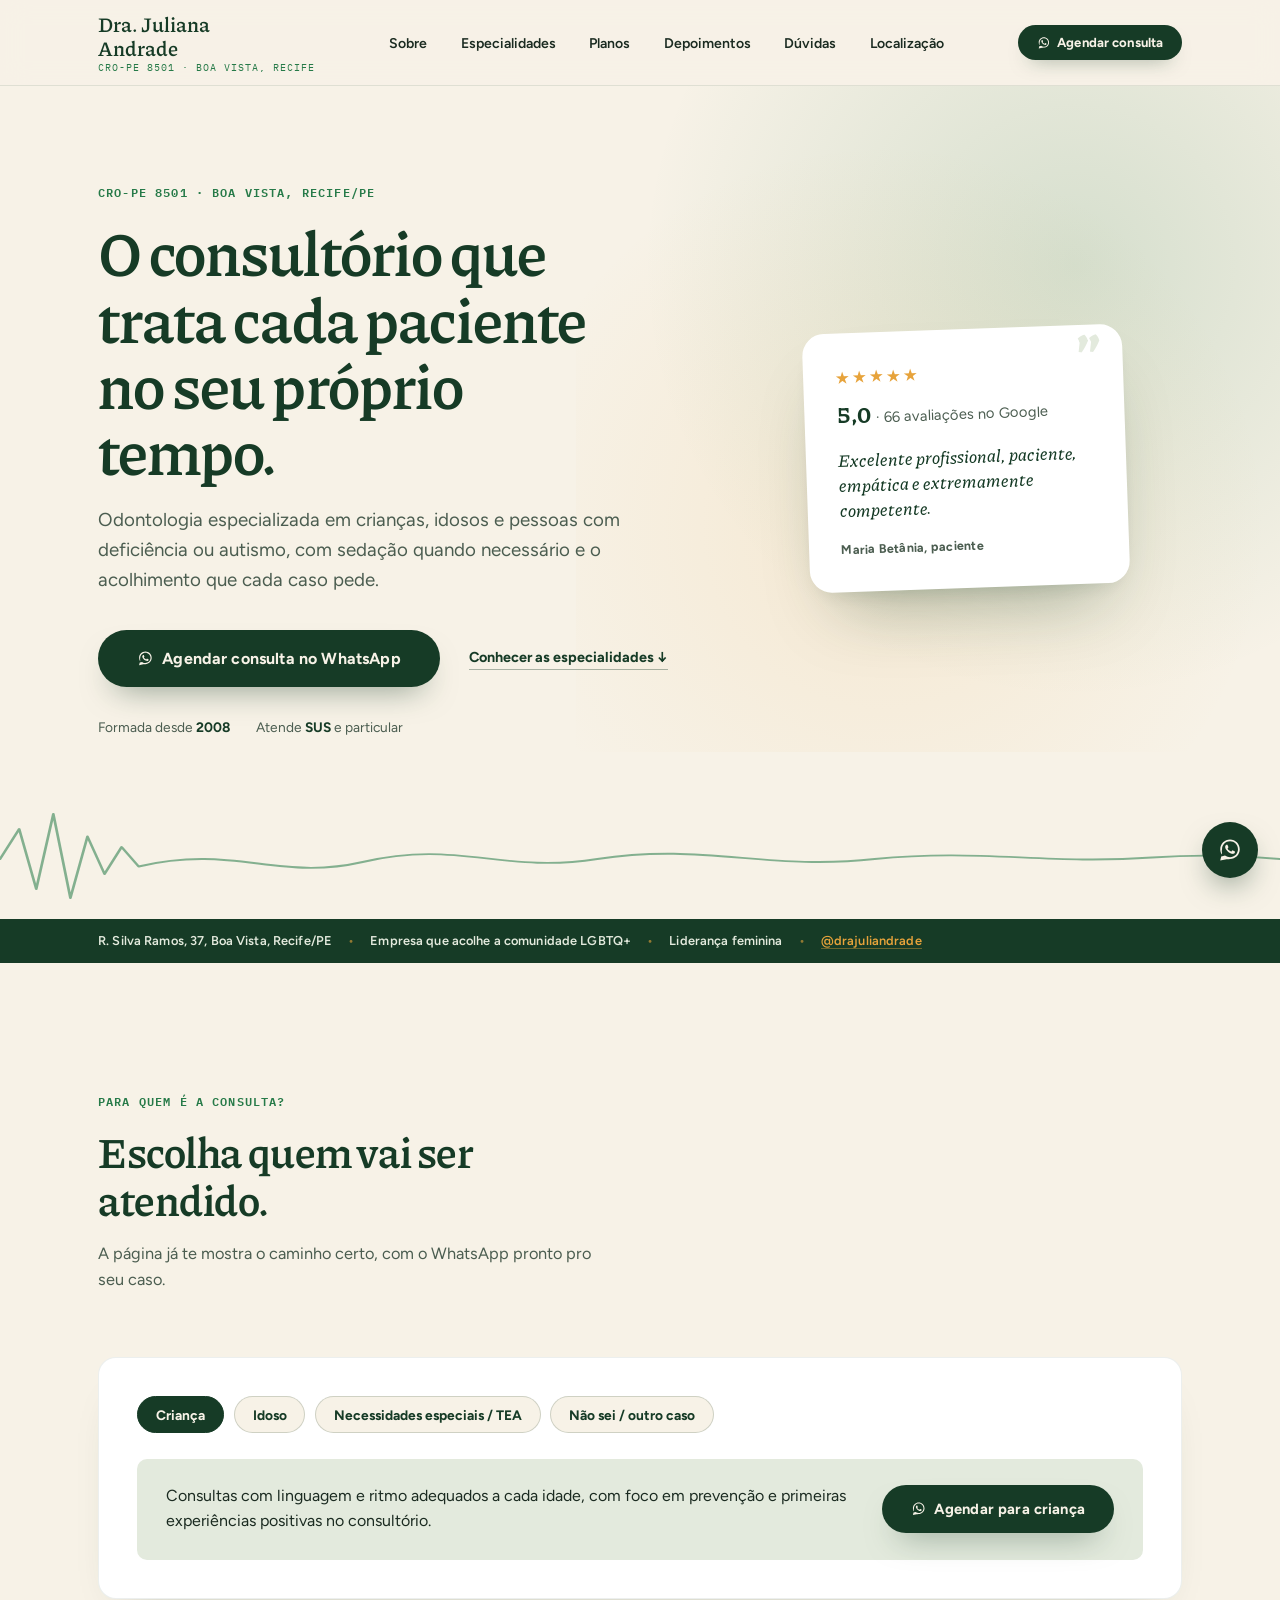
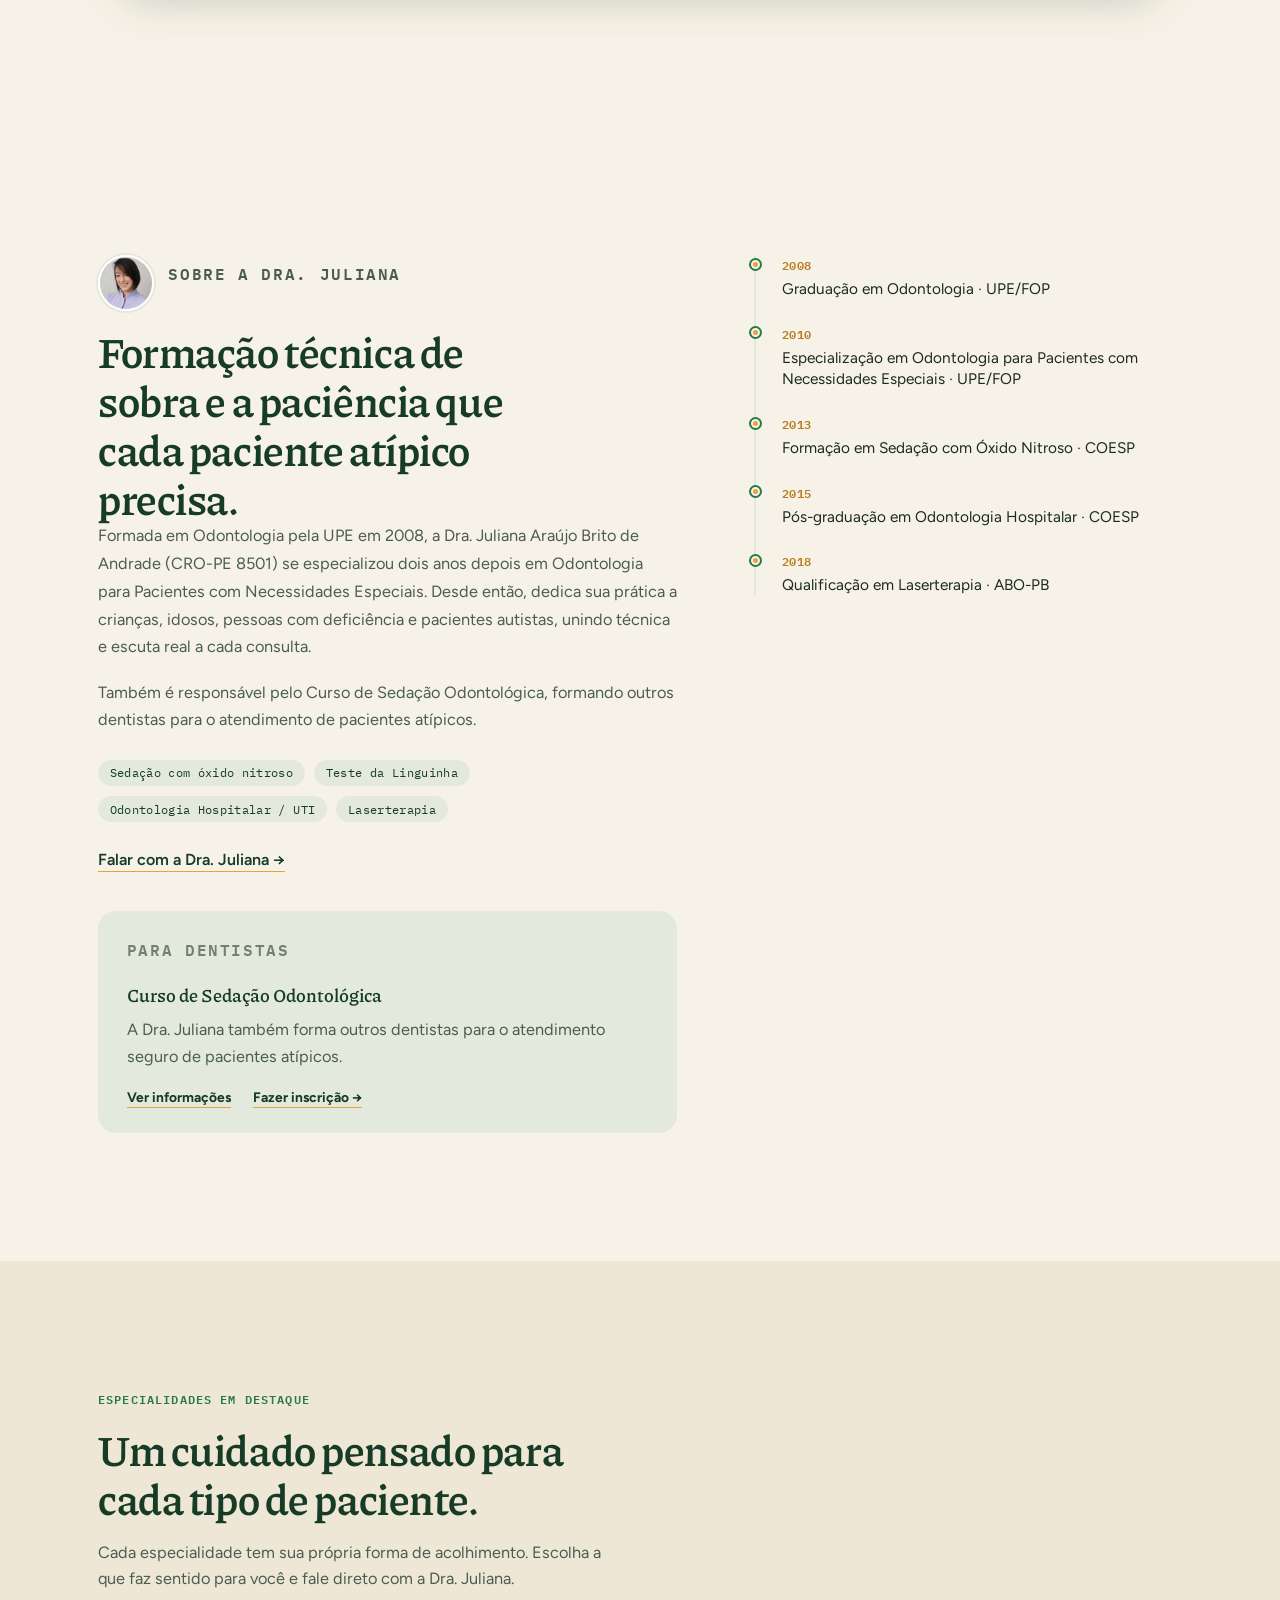
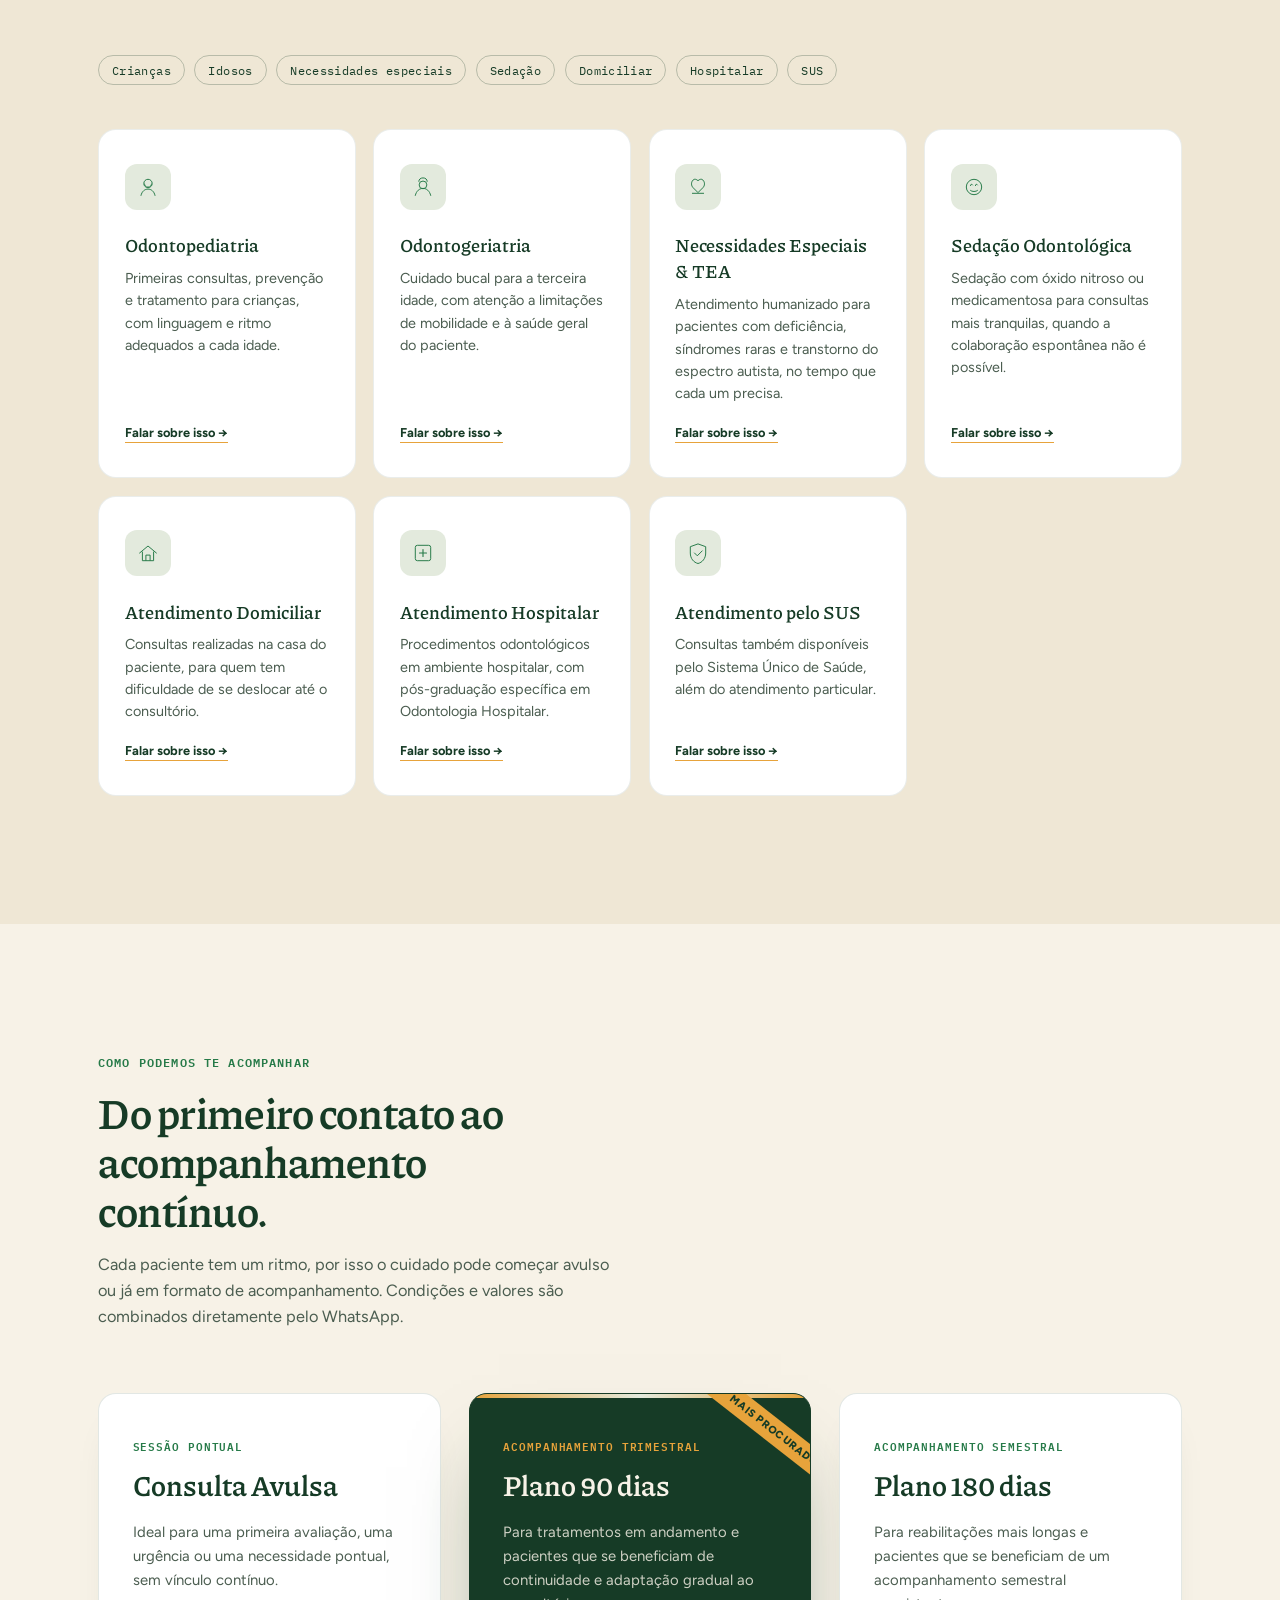
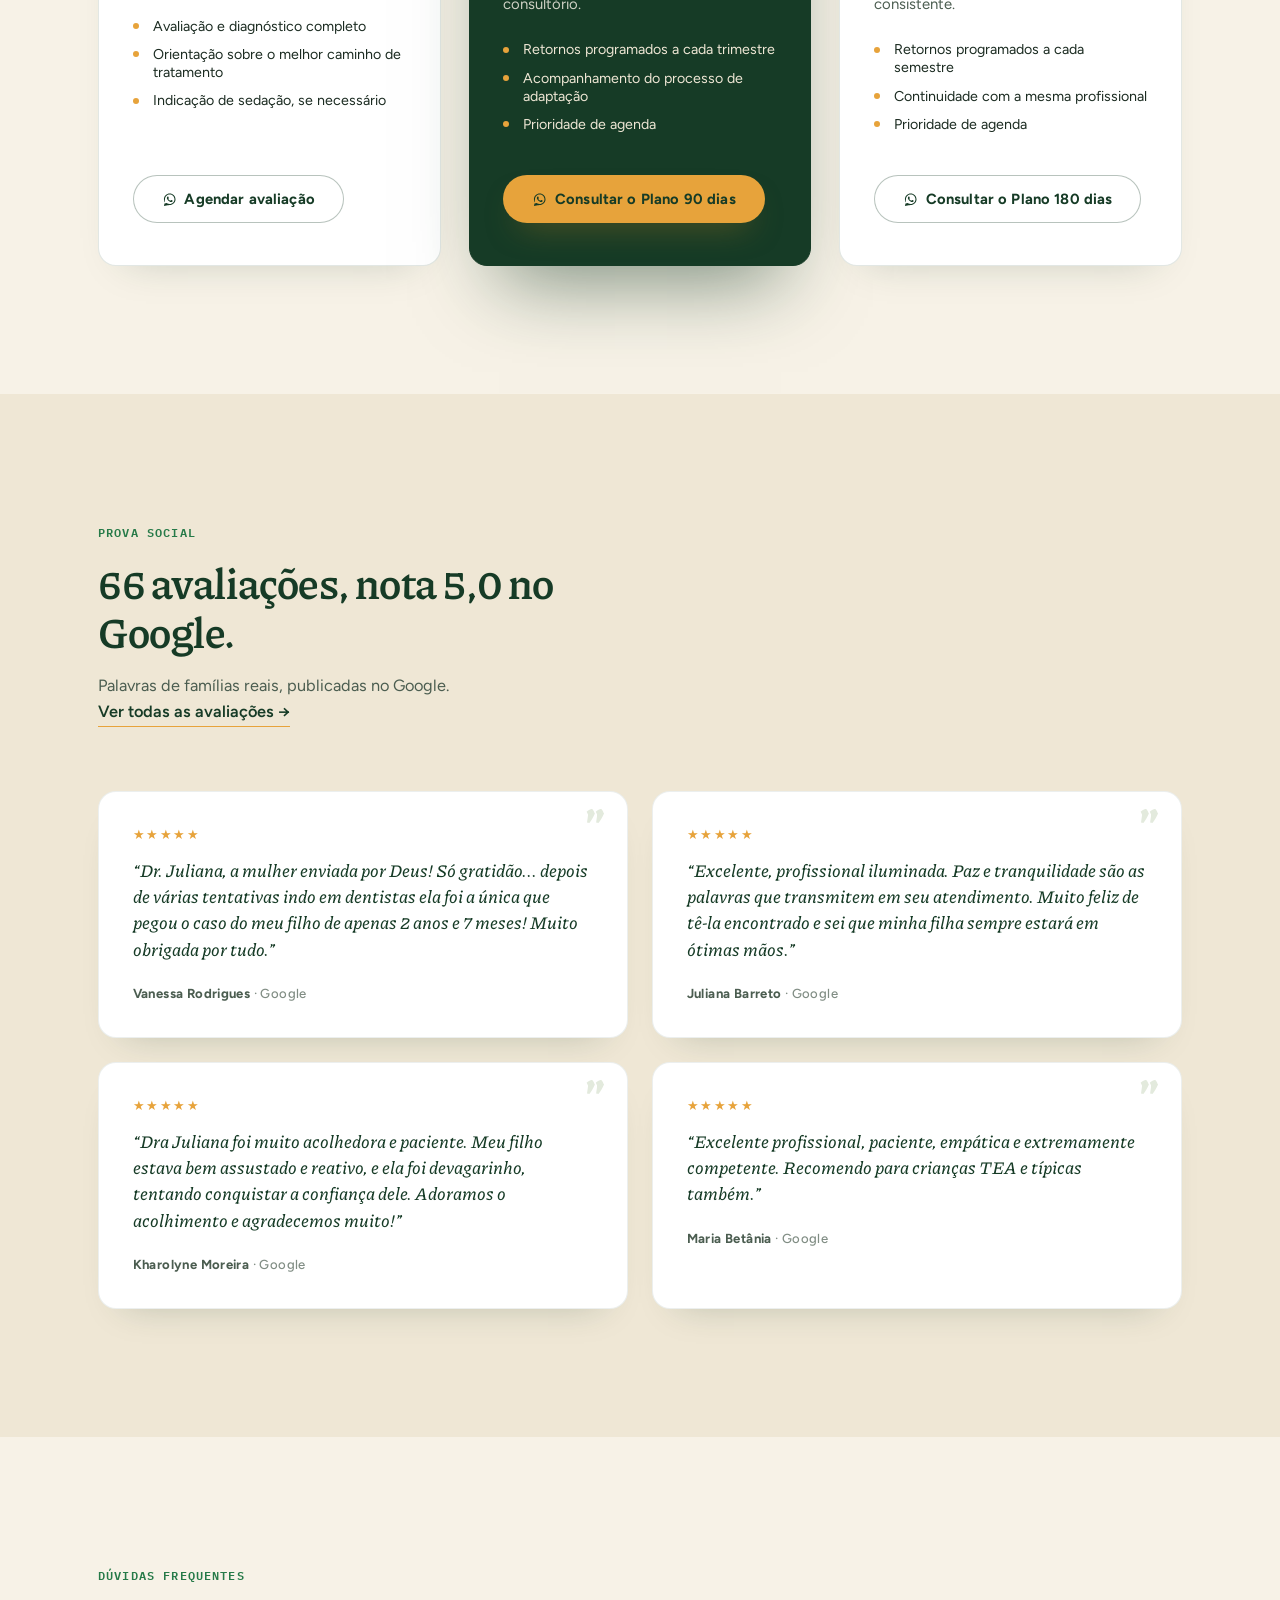
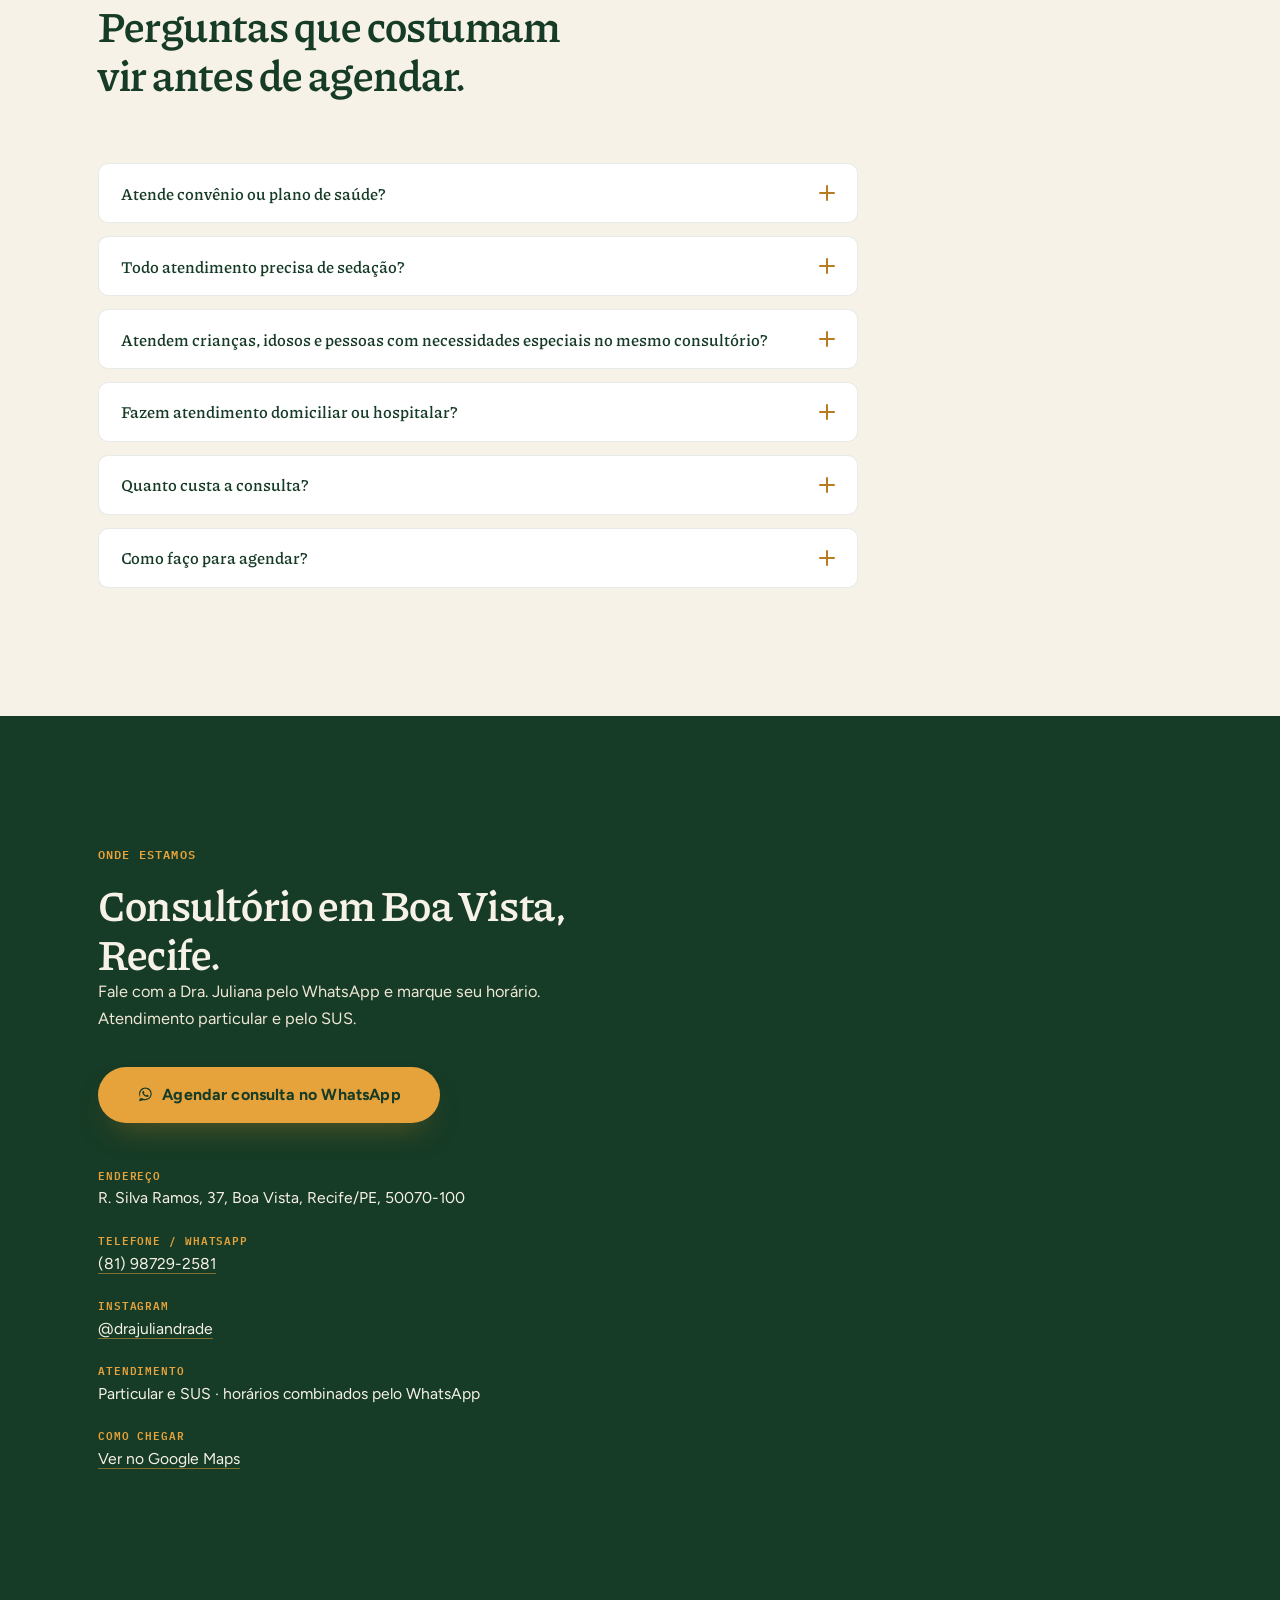
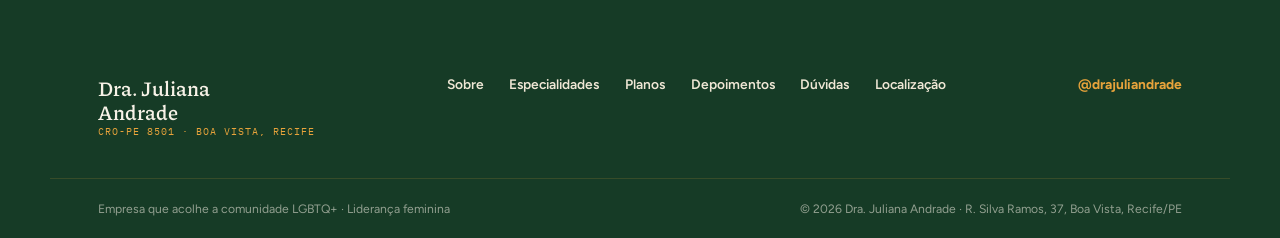
<file: proposta-Juliana/index.html>
<!DOCTYPE html>
<html lang="pt-br">
<head>
<meta charset="UTF-8">
<meta name="viewport" content="width=device-width, initial-scale=1.0">
<title>Dra. Juliana Andrade | Odontologia para crianças, idosos e necessidades especiais em Recife</title>
<meta name="description" content="Dra. Juliana Andrade (CRO-PE 8501): odontologia especializada em crianças, idosos, pessoas com deficiência e autismo, com sedação quando necessário. Boa Vista, Recife. Nota 5,0 no Google. Agende pelo WhatsApp.">
<link rel="icon" href="data:image/svg+xml,%3Csvg xmlns='http://www.w3.org/2000/svg' viewBox='0 0 64 64'%3E%3Crect width='64' height='64' rx='16' fill='%23163B26'/%3E%3Ctext x='32' y='41' font-family='Georgia,serif' font-size='24' text-anchor='middle' fill='%23F7F2E7'%3EJA%3C/text%3E%3C/svg%3E">
<link rel="preconnect" href="https://fonts.googleapis.com">
<link rel="preconnect" href="https://fonts.gstatic.com" crossorigin>
<link href="https://fonts.googleapis.com/css2?family=Piazzolla:ital,wght@0,400;0,500;0,600;0,700;1,500&family=Figtree:wght@400;500;600;700;800&family=IBM+Plex+Mono:wght@500;600&display=swap" rel="stylesheet">
<link rel="stylesheet" href="css/style.css">
</head>
<body>

<a class="skip-link" href="#conteudo">Ir para o conteúdo</a>

<!-- HEADER -->
<header class="site-header" id="topo">
  <div class="wrap header-inner">
    <a href="#topo" class="brand" aria-label="Dra. Juliana Andrade, início">
      <span class="brand__name">Dra. Juliana<br>Andrade</span>
      <span class="brand__tag">CRO-PE 8501 · Boa Vista, Recife</span>
    </a>

    <nav class="main-nav" id="main-nav" aria-label="Navegação principal">
      <ul>
        <li><a href="#sobre">Sobre</a></li>
        <li><a href="#especialidades">Especialidades</a></li>
        <li><a href="#planos">Planos</a></li>
        <li><a href="#depoimentos">Depoimentos</a></li>
        <li><a href="#duvidas">Dúvidas</a></li>
        <li><a href="#localizacao">Localização</a></li>
      </ul>
    </nav>

    <div class="header-actions">
      <a class="btn btn--primary btn--sm" href="https://wa.me/5581987292581?text=Ol%C3%A1!%20Encontrei%20o%20site%20da%20Dra.%20Juliana%20Andrade%20e%20gostaria%20de%20agendar%20uma%20consulta." target="_blank" rel="noopener"><svg class="btn__icon" viewBox="0 0 32 32" fill="currentColor" aria-hidden="true"><path d="M16.02 3C9.4 3 4 8.36 4 15c0 2.34.65 4.53 1.78 6.4L4 29l7.8-1.75A11.9 11.9 0 0 0 16.02 27C22.64 27 28 21.64 28 15S22.64 3 16.02 3zm0 21.8c-2.1 0-4.06-.6-5.72-1.64l-.41-.24-4.63 1.04 1.02-4.5-.27-.46A9.72 9.72 0 0 1 6.2 15c0-5.42 4.4-9.8 9.82-9.8 5.42 0 9.8 4.38 9.8 9.8 0 5.42-4.38 9.8-9.8 9.8zm5.4-7.34c-.3-.15-1.75-.86-2.02-.96-.27-.1-.47-.15-.66.15-.2.3-.76.96-.93 1.16-.17.2-.34.22-.63.07-.3-.15-1.25-.46-2.38-1.47-.88-.78-1.47-1.75-1.65-2.05-.17-.3-.02-.46.13-.6.13-.13.3-.34.44-.5.15-.17.2-.3.3-.5.1-.2.05-.37-.02-.52-.07-.15-.66-1.6-.9-2.18-.24-.58-.48-.5-.66-.5-.17 0-.37-.02-.56-.02-.2 0-.52.07-.8.37-.27.3-1.04 1.02-1.04 2.5 0 1.47 1.07 2.9 1.22 3.1.15.2 2.1 3.22 5.1 4.5.71.3 1.27.49 1.7.62.71.23 1.36.2 1.87.12.57-.08 1.75-.72 2-1.4.24-.7.24-1.3.17-1.4-.07-.13-.27-.2-.56-.35z"/></svg>Agendar consulta</a>
      <button class="nav-toggle" id="nav-toggle" aria-expanded="false" aria-controls="main-nav" aria-label="Abrir menu">
        <span></span><span></span><span></span>
      </button>
    </div>
  </div>
</header>

<main id="conteudo">

  <!-- HERO -->
  <section class="hero" id="hero">
    <div class="hero__glow" aria-hidden="true"></div>
    <div class="wrap hero__grid">
      <div class="hero__content">
        <p class="eyebrow">CRO-PE 8501 · Boa Vista, Recife/PE</p>
        <h1 class="hero__title">O consultório que trata cada paciente no seu próprio tempo.</h1>
        <p class="hero__lead">Odontologia especializada em crianças, idosos e pessoas com deficiência ou autismo, com sedação quando necessário e o acolhimento que cada caso pede.</p>

        <div class="hero__actions">
          <a class="btn btn--primary btn--lg" href="https://wa.me/5581987292581?text=Ol%C3%A1!%20Encontrei%20o%20site%20da%20Dra.%20Juliana%20Andrade%20e%20gostaria%20de%20agendar%20uma%20consulta." target="_blank" rel="noopener"><svg class="btn__icon" viewBox="0 0 32 32" fill="currentColor" aria-hidden="true"><path d="M16.02 3C9.4 3 4 8.36 4 15c0 2.34.65 4.53 1.78 6.4L4 29l7.8-1.75A11.9 11.9 0 0 0 16.02 27C22.64 27 28 21.64 28 15S22.64 3 16.02 3zm0 21.8c-2.1 0-4.06-.6-5.72-1.64l-.41-.24-4.63 1.04 1.02-4.5-.27-.46A9.72 9.72 0 0 1 6.2 15c0-5.42 4.4-9.8 9.82-9.8 5.42 0 9.8 4.38 9.8 9.8 0 5.42-4.38 9.8-9.8 9.8zm5.4-7.34c-.3-.15-1.75-.86-2.02-.96-.27-.1-.47-.15-.66.15-.2.3-.76.96-.93 1.16-.17.2-.34.22-.63.07-.3-.15-1.25-.46-2.38-1.47-.88-.78-1.47-1.75-1.65-2.05-.17-.3-.02-.46.13-.6.13-.13.3-.34.44-.5.15-.17.2-.3.3-.5.1-.2.05-.37-.02-.52-.07-.15-.66-1.6-.9-2.18-.24-.58-.48-.5-.66-.5-.17 0-.37-.02-.56-.02-.2 0-.52.07-.8.37-.27.3-1.04 1.02-1.04 2.5 0 1.47 1.07 2.9 1.22 3.1.15.2 2.1 3.22 5.1 4.5.71.3 1.27.49 1.7.62.71.23 1.36.2 1.87.12.57-.08 1.75-.72 2-1.4.24-.7.24-1.3.17-1.4-.07-.13-.27-.2-.56-.35z"/></svg>Agendar consulta no WhatsApp</a>
          <a class="hero__secondary" href="#especialidades">Conhecer as especialidades ↓</a>
        </div>

        <ul class="hero__badges">
          <li>Formada desde <strong>2008</strong></li>
          <li>Atende <strong>SUS</strong> e particular</li>
        </ul>
      </div>

      <div class="hero__proof">
        <div class="proof-card">
          <span class="proof-card__mark" aria-hidden="true">&#8221;</span>
          <span class="stars" aria-hidden="true">★★★★★</span>
          <p class="proof-card__score"><strong>5,0</strong> · 66 avaliações no Google</p>
          <blockquote class="proof-card__quote">Excelente profissional, paciente, empática e extremamente competente.</blockquote>
          <cite class="proof-card__cite">Maria Betânia, paciente</cite>
        </div>
      </div>
    </div>

    <div class="hero__line" aria-hidden="true">
      <svg viewBox="0 0 1200 160" preserveAspectRatio="none" xmlns="http://www.w3.org/2000/svg">
        <path d="M0,80 L18,40 L34,120 L50,20 L66,132 L82,50 L98,100 L114,64 L130,90
                 C 220,60 260,110 340,84
                 C 430,54 470,100 560,80
                 C 660,58 720,96 820,80
                 C 920,66 980,88 1080,78
                 C 1130,73 1170,76 1200,80"
              fill="none" stroke="currentColor" stroke-width="2.5" stroke-linecap="round" stroke-linejoin="round"/>
      </svg>
    </div>
  </section>

  <!-- TRUST STRIP -->
  <div class="trust-strip">
    <div class="wrap trust-strip__inner">
      <span>R. Silva Ramos, 37, Boa Vista, Recife/PE</span>
      <span class="trust-strip__dot" aria-hidden="true">•</span>
      <span>Empresa que acolhe a comunidade LGBTQ+</span>
      <span class="trust-strip__dot" aria-hidden="true">•</span>
      <span>Liderança feminina</span>
      <span class="trust-strip__dot" aria-hidden="true">•</span>
      <a href="https://www.instagram.com/drajuliandrade/" target="_blank" rel="noopener">@drajuliandrade</a>
    </div>
  </div>

  <!-- PARA QUEM -->
  <section class="section section--picker" id="para-quem">
    <div class="wrap">
      <div class="section-head reveal">
        <p class="eyebrow">Para quem é a consulta?</p>
        <h2 class="h2">Escolha quem vai ser atendido.</h2>
        <p class="section-head__lead">A página já te mostra o caminho certo, com o WhatsApp pronto pro seu caso.</p>
      </div>

      <div class="picker reveal">
        <div class="picker__tabs">
          <button class="picker__tab is-active" type="button" aria-pressed="true"
            data-text="Consultas com linguagem e ritmo adequados a cada idade, com foco em prevenção e primeiras experiências positivas no consultório."
            data-label="Agendar para criança"
            data-href="https://wa.me/5581987292581?text=Ol%C3%A1!%20Gostaria%20de%20agendar%20uma%20consulta%20de%20Odontopediatria%20com%20a%20Dra.%20Juliana.">Criança</button>
          <button class="picker__tab" type="button" aria-pressed="false"
            data-text="Cuidado bucal pensado para a terceira idade, com atenção à mobilidade e à saúde geral do paciente."
            data-label="Agendar para idoso"
            data-href="https://wa.me/5581987292581?text=Ol%C3%A1!%20Gostaria%20de%20agendar%20uma%20consulta%20de%20Odontogeriatria%20com%20a%20Dra.%20Juliana.">Idoso</button>
          <button class="picker__tab" type="button" aria-pressed="false"
            data-text="Atendimento humanizado, no tempo de cada paciente, com sedação disponível quando necessária."
            data-label="Agendar para necessidades especiais"
            data-href="https://wa.me/5581987292581?text=Ol%C3%A1!%20Gostaria%20de%20agendar%20uma%20consulta%20para%20paciente%20com%20necessidades%20especiais%2FTEA%20com%20a%20Dra.%20Juliana.">Necessidades especiais / TEA</button>
          <button class="picker__tab" type="button" aria-pressed="false"
            data-text="Sem problema, conta pra Dra. Juliana o que você precisa que ela indica o melhor caminho."
            data-label="Falar sobre meu caso"
            data-href="https://wa.me/5581987292581?text=Ol%C3%A1!%20Encontrei%20o%20site%20da%20Dra.%20Juliana%20Andrade%20e%20gostaria%20de%20agendar%20uma%20consulta.">Não sei / outro caso</button>
        </div>

        <div class="picker__panel">
          <p class="picker__text" id="pickerText">Consultas com linguagem e ritmo adequados a cada idade, com foco em prevenção e primeiras experiências positivas no consultório.</p>
          <a class="btn btn--primary" id="pickerCta" href="https://wa.me/5581987292581?text=Ol%C3%A1!%20Gostaria%20de%20agendar%20uma%20consulta%20de%20Odontopediatria%20com%20a%20Dra.%20Juliana." target="_blank" rel="noopener">
            <svg class="btn__icon" viewBox="0 0 32 32" fill="currentColor" aria-hidden="true"><path d="M16.02 3C9.4 3 4 8.36 4 15c0 2.34.65 4.53 1.78 6.4L4 29l7.8-1.75A11.9 11.9 0 0 0 16.02 27C22.64 27 28 21.64 28 15S22.64 3 16.02 3zm0 21.8c-2.1 0-4.06-.6-5.72-1.64l-.41-.24-4.63 1.04 1.02-4.5-.27-.46A9.72 9.72 0 0 1 6.2 15c0-5.42 4.4-9.8 9.82-9.8 5.42 0 9.8 4.38 9.8 9.8 0 5.42-4.38 9.8-9.8 9.8zm5.4-7.34c-.3-.15-1.75-.86-2.02-.96-.27-.1-.47-.15-.66.15-.2.3-.76.96-.93 1.16-.17.2-.34.22-.63.07-.3-.15-1.25-.46-2.38-1.47-.88-.78-1.47-1.75-1.65-2.05-.17-.3-.02-.46.13-.6.13-.13.3-.34.44-.5.15-.17.2-.3.3-.5.1-.2.05-.37-.02-.52-.07-.15-.66-1.6-.9-2.18-.24-.58-.48-.5-.66-.5-.17 0-.37-.02-.56-.02-.2 0-.52.07-.8.37-.27.3-1.04 1.02-1.04 2.5 0 1.47 1.07 2.9 1.22 3.1.15.2 2.1 3.22 5.1 4.5.71.3 1.27.49 1.7.62.71.23 1.36.2 1.87.12.57-.08 1.75-.72 2-1.4.24-.7.24-1.3.17-1.4-.07-.13-.27-.2-.56-.35z"/></svg>
            <span id="pickerCtaLabel">Agendar para criança</span>
          </a>
        </div>
      </div>
    </div>
  </section>

  <!-- SOBRE -->
  <section class="section" id="sobre">
    <div class="wrap about">
      <div class="about__copy reveal">
        <div class="about__byline">
          <img class="about__avatar" src="assets/ig-perfil.jpg" alt="Dra. Juliana Andrade" width="64" height="64">
          <p class="eyebrow about__eyebrow">Sobre a Dra. Juliana</p>
        </div>
        <h2 class="h2">Formação técnica de sobra e a paciência que cada paciente atípico precisa.</h2>
        <p>Formada em Odontologia pela UPE em 2008, a Dra. Juliana Araújo Brito de Andrade (CRO-PE 8501) se especializou dois anos depois em Odontologia para Pacientes com Necessidades Especiais. Desde então, dedica sua prática a crianças, idosos, pessoas com deficiência e pacientes autistas, unindo técnica e escuta real a cada consulta.</p>
        <p>Também é responsável pelo Curso de Sedação Odontológica, formando outros dentistas para o atendimento de pacientes atípicos.</p>

        <ul class="cred-badges">
          <li>Sedação com óxido nitroso</li>
          <li>Teste da Linguinha</li>
          <li>Odontologia Hospitalar / UTI</li>
          <li>Laserterapia</li>
        </ul>

        <a class="text-link" href="https://wa.me/5581987292581?text=Ol%C3%A1!%20Vi%20o%20site%20e%20queria%20saber%20mais%20sobre%20o%20atendimento%20da%20Dra.%20Juliana." target="_blank" rel="noopener">Falar com a Dra. Juliana →</a>

        <div class="course-card">
          <p class="course-card__eyebrow">Para dentistas</p>
          <h3 class="course-card__title">Curso de Sedação Odontológica</h3>
          <p class="course-card__desc">A Dra. Juliana também forma outros dentistas para o atendimento seguro de pacientes atípicos.</p>
          <div class="course-card__links">
            <a href="https://drive.google.com/file/d/1BZg2yb3i2orwZtnZuRLoKB4Y8fjhbvX5/view?usp=drivesdk" target="_blank" rel="noopener">Ver informações</a>
            <a href="https://forms.gle/4HJPBYHpaf6eq5h38" target="_blank" rel="noopener">Fazer inscrição →</a>
          </div>
        </div>
      </div>

      <div class="about__timeline reveal">
        <ol class="timeline">
          <li><span class="timeline__year">2008</span><span class="timeline__text">Graduação em Odontologia · UPE/FOP</span></li>
          <li><span class="timeline__year">2010</span><span class="timeline__text">Especialização em Odontologia para Pacientes com Necessidades Especiais · UPE/FOP</span></li>
          <li><span class="timeline__year">2013</span><span class="timeline__text">Formação em Sedação com Óxido Nitroso · COESP</span></li>
          <li><span class="timeline__year">2015</span><span class="timeline__text">Pós-graduação em Odontologia Hospitalar · COESP</span></li>
          <li><span class="timeline__year">2018</span><span class="timeline__text">Qualificação em Laserterapia · ABO-PB</span></li>
        </ol>
      </div>
    </div>
  </section>

  <!-- ESPECIALIDADES -->
  <section class="section section--dim" id="especialidades">
    <div class="wrap">
      <div class="section-head reveal">
        <p class="eyebrow">Especialidades em destaque</p>
        <h2 class="h2">Um cuidado pensado para cada tipo de paciente.</h2>
        <p class="section-head__lead">Cada especialidade tem sua própria forma de acolhimento. Escolha a que faz sentido para você e fale direto com a Dra. Juliana.</p>
      </div>

      <nav class="quick-links reveal" aria-label="Ir direto para uma especialidade">
        <a href="#criancas">Crianças</a>
        <a href="#idosos">Idosos</a>
        <a href="#necessidades-especiais">Necessidades especiais</a>
        <a href="#sedacao">Sedação</a>
        <a href="#domiciliar">Domiciliar</a>
        <a href="#hospitalar">Hospitalar</a>
        <a href="#sus">SUS</a>
      </nav>

      <div class="services-grid">

        <a class="service-card reveal" id="criancas" href="https://wa.me/5581987292581?text=Ol%C3%A1!%20Gostaria%20de%20agendar%20uma%20consulta%20de%20Odontopediatria%20com%20a%20Dra.%20Juliana." target="_blank" rel="noopener">
          <span class="service-card__icon" aria-hidden="true">
            <svg viewBox="0 0 40 40" fill="none"><circle cx="20" cy="15" r="6" stroke="currentColor" stroke-width="1.4"/><path d="M10 32c1.3-6 5.5-9 10-9s8.7 3 10 9" stroke="currentColor" stroke-width="1.4" stroke-linecap="round"/><path d="M15 15c0 3 2 5 5 5s5-2 5-5" stroke="currentColor" stroke-width="1.1"/></svg>
          </span>
          <h3>Odontopediatria</h3>
          <p>Primeiras consultas, prevenção e tratamento para crianças, com linguagem e ritmo adequados a cada idade.</p>
          <span class="service-card__cta">Falar sobre isso →</span>
        </a>

        <a class="service-card reveal" id="idosos" href="https://wa.me/5581987292581?text=Ol%C3%A1!%20Gostaria%20de%20agendar%20uma%20consulta%20de%20Odontogeriatria%20com%20a%20Dra.%20Juliana." target="_blank" rel="noopener">
          <span class="service-card__icon" aria-hidden="true">
            <svg viewBox="0 0 40 40" fill="none"><path d="M14 12c0-3 2.5-5 6-5s6 2 6 5" stroke="currentColor" stroke-width="1.4" stroke-linecap="round"/><circle cx="20" cy="17" r="5.5" stroke="currentColor" stroke-width="1.4"/><path d="M9 32c1.5-6.5 6-10 11-10s9.5 3.5 11 10" stroke="currentColor" stroke-width="1.4" stroke-linecap="round"/></svg>
          </span>
          <h3>Odontogeriatria</h3>
          <p>Cuidado bucal para a terceira idade, com atenção a limitações de mobilidade e à saúde geral do paciente.</p>
          <span class="service-card__cta">Falar sobre isso →</span>
        </a>

        <a class="service-card reveal" id="necessidades-especiais" href="https://wa.me/5581987292581?text=Ol%C3%A1!%20Gostaria%20de%20agendar%20uma%20consulta%20para%20paciente%20com%20necessidades%20especiais%2FTEA%20com%20a%20Dra.%20Juliana." target="_blank" rel="noopener">
          <span class="service-card__icon" aria-hidden="true">
            <svg viewBox="0 0 40 40" fill="none"><path d="M13 21c-3-3-3-8 0-11 2-2 5-1 7 1 2-2 5-3 7-1 3 3 3 8 0 11l-7 7z" stroke="currentColor" stroke-width="1.4" stroke-linejoin="round"/><path d="M12 29h16" stroke="currentColor" stroke-width="1.4" stroke-linecap="round"/></svg>
          </span>
          <h3>Necessidades Especiais &amp; TEA</h3>
          <p>Atendimento humanizado para pacientes com deficiência, síndromes raras e transtorno do espectro autista, no tempo que cada um precisa.</p>
          <span class="service-card__cta">Falar sobre isso →</span>
        </a>

        <a class="service-card reveal" id="sedacao" href="https://wa.me/5581987292581?text=Ol%C3%A1!%20Gostaria%20de%20saber%20mais%20sobre%20o%20atendimento%20com%20seda%C3%A7%C3%A3o%20da%20Dra.%20Juliana." target="_blank" rel="noopener">
          <span class="service-card__icon" aria-hidden="true">
            <svg viewBox="0 0 40 40" fill="none"><circle cx="20" cy="20" r="11" stroke="currentColor" stroke-width="1.4"/><path d="M15 18c0-2 2-3 3-1M22 18c0-2 2-3 3-1" stroke="currentColor" stroke-width="1.4" stroke-linecap="round"/><path d="M15 25c2 2 8 2 10 0" stroke="currentColor" stroke-width="1.4" stroke-linecap="round"/></svg>
          </span>
          <h3>Sedação Odontológica</h3>
          <p>Sedação com óxido nitroso ou medicamentosa para consultas mais tranquilas, quando a colaboração espontânea não é possível.</p>
          <span class="service-card__cta">Falar sobre isso →</span>
        </a>

        <a class="service-card reveal" id="domiciliar" href="https://wa.me/5581987292581?text=Ol%C3%A1!%20Gostaria%20de%20saber%20mais%20sobre%20o%20atendimento%20domiciliar%20da%20Dra.%20Juliana." target="_blank" rel="noopener">
          <span class="service-card__icon" aria-hidden="true">
            <svg viewBox="0 0 40 40" fill="none"><path d="M8 20l12-10 12 10" stroke="currentColor" stroke-width="1.4" stroke-linecap="round" stroke-linejoin="round"/><path d="M12 18v13h16V18" stroke="currentColor" stroke-width="1.4" stroke-linejoin="round"/><path d="M17 31v-8h6v8" stroke="currentColor" stroke-width="1.4" stroke-linejoin="round"/></svg>
          </span>
          <h3>Atendimento Domiciliar</h3>
          <p>Consultas realizadas na casa do paciente, para quem tem dificuldade de se deslocar até o consultório.</p>
          <span class="service-card__cta">Falar sobre isso →</span>
        </a>

        <a class="service-card reveal" id="hospitalar" href="https://wa.me/5581987292581?text=Ol%C3%A1!%20Gostaria%20de%20saber%20mais%20sobre%20o%20atendimento%20hospitalar%20da%20Dra.%20Juliana." target="_blank" rel="noopener">
          <span class="service-card__icon" aria-hidden="true">
            <svg viewBox="0 0 40 40" fill="none"><rect x="9" y="9" width="22" height="22" rx="3" stroke="currentColor" stroke-width="1.4"/><path d="M20 15v10M15 20h10" stroke="currentColor" stroke-width="1.6" stroke-linecap="round"/></svg>
          </span>
          <h3>Atendimento Hospitalar</h3>
          <p>Procedimentos odontológicos em ambiente hospitalar, com pós-graduação específica em Odontologia Hospitalar.</p>
          <span class="service-card__cta">Falar sobre isso →</span>
        </a>

        <a class="service-card reveal" id="sus" href="https://wa.me/5581987292581?text=Ol%C3%A1!%20Gostaria%20de%20saber%20mais%20sobre%20o%20atendimento%20pelo%20SUS%20com%20a%20Dra.%20Juliana." target="_blank" rel="noopener">
          <span class="service-card__icon" aria-hidden="true">
            <svg viewBox="0 0 40 40" fill="none"><path d="M20 7l11 4v9c0 8-5 13.5-11 15-6-1.5-11-7-11-15v-9z" stroke="currentColor" stroke-width="1.4" stroke-linejoin="round"/><path d="M15 20l4 4 7-7" stroke="currentColor" stroke-width="1.4" stroke-linecap="round" stroke-linejoin="round"/></svg>
          </span>
          <h3>Atendimento pelo SUS</h3>
          <p>Consultas também disponíveis pelo Sistema Único de Saúde, além do atendimento particular.</p>
          <span class="service-card__cta">Falar sobre isso →</span>
        </a>

      </div>
    </div>
  </section>

  <!-- PLANOS / OFERTA -->
  <section class="section" id="planos">
    <div class="wrap">
      <div class="section-head reveal">
        <p class="eyebrow">Como podemos te acompanhar</p>
        <h2 class="h2">Do primeiro contato ao acompanhamento contínuo.</h2>
        <p class="section-head__lead">Cada paciente tem um ritmo, por isso o cuidado pode começar avulso ou já em formato de acompanhamento. Condições e valores são combinados diretamente pelo WhatsApp.</p>
      </div>

      <div class="plans-grid">

        <div class="plan-card reveal">
          <p class="plan-card__eyebrow">Sessão pontual</p>
          <h3 class="plan-card__title">Consulta Avulsa</h3>
          <p class="plan-card__desc">Ideal para uma primeira avaliação, uma urgência ou uma necessidade pontual, sem vínculo contínuo.</p>
          <ul class="plan-card__list">
            <li>Avaliação e diagnóstico completo</li>
            <li>Orientação sobre o melhor caminho de tratamento</li>
            <li>Indicação de sedação, se necessário</li>
          </ul>
          <a class="btn btn--outline" href="https://wa.me/5581987292581?text=Ol%C3%A1!%20Gostaria%20de%20agendar%20uma%20consulta%20avulsa%20com%20a%20Dra.%20Juliana." target="_blank" rel="noopener"><svg class="btn__icon" viewBox="0 0 32 32" fill="currentColor" aria-hidden="true"><path d="M16.02 3C9.4 3 4 8.36 4 15c0 2.34.65 4.53 1.78 6.4L4 29l7.8-1.75A11.9 11.9 0 0 0 16.02 27C22.64 27 28 21.64 28 15S22.64 3 16.02 3zm0 21.8c-2.1 0-4.06-.6-5.72-1.64l-.41-.24-4.63 1.04 1.02-4.5-.27-.46A9.72 9.72 0 0 1 6.2 15c0-5.42 4.4-9.8 9.82-9.8 5.42 0 9.8 4.38 9.8 9.8 0 5.42-4.38 9.8-9.8 9.8zm5.4-7.34c-.3-.15-1.75-.86-2.02-.96-.27-.1-.47-.15-.66.15-.2.3-.76.96-.93 1.16-.17.2-.34.22-.63.07-.3-.15-1.25-.46-2.38-1.47-.88-.78-1.47-1.75-1.65-2.05-.17-.3-.02-.46.13-.6.13-.13.3-.34.44-.5.15-.17.2-.3.3-.5.1-.2.05-.37-.02-.52-.07-.15-.66-1.6-.9-2.18-.24-.58-.48-.5-.66-.5-.17 0-.37-.02-.56-.02-.2 0-.52.07-.8.37-.27.3-1.04 1.02-1.04 2.5 0 1.47 1.07 2.9 1.22 3.1.15.2 2.1 3.22 5.1 4.5.71.3 1.27.49 1.7.62.71.23 1.36.2 1.87.12.57-.08 1.75-.72 2-1.4.24-.7.24-1.3.17-1.4-.07-.13-.27-.2-.56-.35z"/></svg>Agendar avaliação</a>
        </div>

        <div class="plan-card plan-card--featured reveal">
          <span class="plan-card__ribbon">Mais procurado</span>
          <p class="plan-card__eyebrow">Acompanhamento trimestral</p>
          <h3 class="plan-card__title">Plano 90 dias</h3>
          <p class="plan-card__desc">Para tratamentos em andamento e pacientes que se beneficiam de continuidade e adaptação gradual ao consultório.</p>
          <ul class="plan-card__list">
            <li>Retornos programados a cada trimestre</li>
            <li>Acompanhamento do processo de adaptação</li>
            <li>Prioridade de agenda</li>
          </ul>
          <a class="btn btn--honey" href="https://wa.me/5581987292581?text=Ol%C3%A1!%20Tenho%20interesse%20no%20Plano%20de%20Acompanhamento%20de%2090%20dias%20com%20a%20Dra.%20Juliana." target="_blank" rel="noopener"><svg class="btn__icon" viewBox="0 0 32 32" fill="currentColor" aria-hidden="true"><path d="M16.02 3C9.4 3 4 8.36 4 15c0 2.34.65 4.53 1.78 6.4L4 29l7.8-1.75A11.9 11.9 0 0 0 16.02 27C22.64 27 28 21.64 28 15S22.64 3 16.02 3zm0 21.8c-2.1 0-4.06-.6-5.72-1.64l-.41-.24-4.63 1.04 1.02-4.5-.27-.46A9.72 9.72 0 0 1 6.2 15c0-5.42 4.4-9.8 9.82-9.8 5.42 0 9.8 4.38 9.8 9.8 0 5.42-4.38 9.8-9.8 9.8zm5.4-7.34c-.3-.15-1.75-.86-2.02-.96-.27-.1-.47-.15-.66.15-.2.3-.76.96-.93 1.16-.17.2-.34.22-.63.07-.3-.15-1.25-.46-2.38-1.47-.88-.78-1.47-1.75-1.65-2.05-.17-.3-.02-.46.13-.6.13-.13.3-.34.44-.5.15-.17.2-.3.3-.5.1-.2.05-.37-.02-.52-.07-.15-.66-1.6-.9-2.18-.24-.58-.48-.5-.66-.5-.17 0-.37-.02-.56-.02-.2 0-.52.07-.8.37-.27.3-1.04 1.02-1.04 2.5 0 1.47 1.07 2.9 1.22 3.1.15.2 2.1 3.22 5.1 4.5.71.3 1.27.49 1.7.62.71.23 1.36.2 1.87.12.57-.08 1.75-.72 2-1.4.24-.7.24-1.3.17-1.4-.07-.13-.27-.2-.56-.35z"/></svg>Consultar o Plano 90 dias</a>
        </div>

        <div class="plan-card reveal">
          <p class="plan-card__eyebrow">Acompanhamento semestral</p>
          <h3 class="plan-card__title">Plano 180 dias</h3>
          <p class="plan-card__desc">Para reabilitações mais longas e pacientes que se beneficiam de um acompanhamento semestral consistente.</p>
          <ul class="plan-card__list">
            <li>Retornos programados a cada semestre</li>
            <li>Continuidade com a mesma profissional</li>
            <li>Prioridade de agenda</li>
          </ul>
          <a class="btn btn--outline" href="https://wa.me/5581987292581?text=Ol%C3%A1!%20Tenho%20interesse%20no%20Plano%20de%20Acompanhamento%20de%20180%20dias%20com%20a%20Dra.%20Juliana." target="_blank" rel="noopener"><svg class="btn__icon" viewBox="0 0 32 32" fill="currentColor" aria-hidden="true"><path d="M16.02 3C9.4 3 4 8.36 4 15c0 2.34.65 4.53 1.78 6.4L4 29l7.8-1.75A11.9 11.9 0 0 0 16.02 27C22.64 27 28 21.64 28 15S22.64 3 16.02 3zm0 21.8c-2.1 0-4.06-.6-5.72-1.64l-.41-.24-4.63 1.04 1.02-4.5-.27-.46A9.72 9.72 0 0 1 6.2 15c0-5.42 4.4-9.8 9.82-9.8 5.42 0 9.8 4.38 9.8 9.8 0 5.42-4.38 9.8-9.8 9.8zm5.4-7.34c-.3-.15-1.75-.86-2.02-.96-.27-.1-.47-.15-.66.15-.2.3-.76.96-.93 1.16-.17.2-.34.22-.63.07-.3-.15-1.25-.46-2.38-1.47-.88-.78-1.47-1.75-1.65-2.05-.17-.3-.02-.46.13-.6.13-.13.3-.34.44-.5.15-.17.2-.3.3-.5.1-.2.05-.37-.02-.52-.07-.15-.66-1.6-.9-2.18-.24-.58-.48-.5-.66-.5-.17 0-.37-.02-.56-.02-.2 0-.52.07-.8.37-.27.3-1.04 1.02-1.04 2.5 0 1.47 1.07 2.9 1.22 3.1.15.2 2.1 3.22 5.1 4.5.71.3 1.27.49 1.7.62.71.23 1.36.2 1.87.12.57-.08 1.75-.72 2-1.4.24-.7.24-1.3.17-1.4-.07-.13-.27-.2-.56-.35z"/></svg>Consultar o Plano 180 dias</a>
        </div>

      </div>
    </div>
  </section>

  <!-- DEPOIMENTOS -->
  <section class="section section--dim" id="depoimentos">
    <div class="wrap">
      <div class="section-head reveal">
        <p class="eyebrow">Prova social</p>
        <h2 class="h2">66 avaliações, nota 5,0 no Google.</h2>
        <p class="section-head__lead">Palavras de famílias reais, publicadas no Google. <a class="inline-link" href="https://www.google.com/maps/place/Dra.+Juliana+Andrade/@-8.0560151,-34.899299,17z/data=!3m1!4b1!4m6!3m5!1s0x7ab19add93bfb99:0x4c58c0210664ff17!8m2!3d-8.0560204!4d-34.8967241!16s%2Fg%2F11s5ql6wps" target="_blank" rel="noopener">Ver todas as avaliações →</a></p>
      </div>

      <div class="testimonials-grid">
        <blockquote class="testimonial-card reveal">
          <span class="testimonial-card__mark" aria-hidden="true">&#8221;</span>
          <span class="stars stars--sm" aria-hidden="true">★★★★★</span>
          <p>“Dr. Juliana, a mulher enviada por Deus! Só gratidão... depois de várias tentativas indo em dentistas ela foi a única que pegou o caso do meu filho de apenas 2 anos e 7 meses! Muito obrigada por tudo.”</p>
          <cite>Vanessa Rodrigues <span>· Google</span></cite>
        </blockquote>
        <blockquote class="testimonial-card reveal">
          <span class="testimonial-card__mark" aria-hidden="true">&#8221;</span>
          <span class="stars stars--sm" aria-hidden="true">★★★★★</span>
          <p>“Excelente, profissional iluminada. Paz e tranquilidade são as palavras que transmitem em seu atendimento. Muito feliz de tê-la encontrado e sei que minha filha sempre estará em ótimas mãos.”</p>
          <cite>Juliana Barreto <span>· Google</span></cite>
        </blockquote>
        <blockquote class="testimonial-card reveal">
          <span class="testimonial-card__mark" aria-hidden="true">&#8221;</span>
          <span class="stars stars--sm" aria-hidden="true">★★★★★</span>
          <p>“Dra Juliana foi muito acolhedora e paciente. Meu filho estava bem assustado e reativo, e ela foi devagarinho, tentando conquistar a confiança dele. Adoramos o acolhimento e agradecemos muito!”</p>
          <cite>Kharolyne Moreira <span>· Google</span></cite>
        </blockquote>
        <blockquote class="testimonial-card reveal">
          <span class="testimonial-card__mark" aria-hidden="true">&#8221;</span>
          <span class="stars stars--sm" aria-hidden="true">★★★★★</span>
          <p>“Excelente profissional, paciente, empática e extremamente competente. Recomendo para crianças TEA e típicas também.”</p>
          <cite>Maria Betânia <span>· Google</span></cite>
        </blockquote>
      </div>
    </div>
  </section>

  <!-- DÚVIDAS / FAQ -->
  <section class="section" id="duvidas">
    <div class="wrap">
      <div class="section-head reveal">
        <p class="eyebrow">Dúvidas frequentes</p>
        <h2 class="h2">Perguntas que costumam vir antes de agendar.</h2>
      </div>

      <div class="faq-list reveal">
        <div class="faq-item">
          <button class="faq-item__q" aria-expanded="false">
            <span>Atende convênio ou plano de saúde?</span>
            <span class="faq-item__icon" aria-hidden="true"></span>
          </button>
          <div class="faq-item__a"><p>O atendimento é particular e também pelo SUS. Fale pelo WhatsApp para saber a disponibilidade e os detalhes do seu caso.</p></div>
        </div>

        <div class="faq-item">
          <button class="faq-item__q" aria-expanded="false">
            <span>Todo atendimento precisa de sedação?</span>
            <span class="faq-item__icon" aria-hidden="true"></span>
          </button>
          <div class="faq-item__a"><p>Não. A sedação (óxido nitroso ou medicamentosa) é indicada caso a caso, quando a colaboração espontânea não é possível. Muitos pacientes são atendidos sem precisar dela.</p></div>
        </div>

        <div class="faq-item">
          <button class="faq-item__q" aria-expanded="false">
            <span>Atendem crianças, idosos e pessoas com necessidades especiais no mesmo consultório?</span>
            <span class="faq-item__icon" aria-hidden="true"></span>
          </button>
          <div class="faq-item__a"><p>Sim. É justamente a especialidade da Dra. Juliana: crianças, idosos, pessoas com deficiência e pacientes autistas, cada um no seu próprio tempo.</p></div>
        </div>

        <div class="faq-item">
          <button class="faq-item__q" aria-expanded="false">
            <span>Fazem atendimento domiciliar ou hospitalar?</span>
            <span class="faq-item__icon" aria-hidden="true"></span>
          </button>
          <div class="faq-item__a"><p>Sim, para pacientes com dificuldade de se deslocar até o consultório ou que precisam de ambiente hospitalar para o procedimento.</p></div>
        </div>

        <div class="faq-item">
          <button class="faq-item__q" aria-expanded="false">
            <span>Quanto custa a consulta?</span>
            <span class="faq-item__icon" aria-hidden="true"></span>
          </button>
          <div class="faq-item__a"><p>Os valores variam de acordo com o caso e o tipo de acompanhamento (avulso, 90 ou 180 dias). <a href="https://wa.me/5581987292581?text=Ol%C3%A1!%20Gostaria%20de%20saber%20os%20valores%20de%20consulta%20com%20a%20Dra.%20Juliana." target="_blank" rel="noopener">Chame no WhatsApp</a> que a Dra. Juliana explica certinho o que se aplica ao seu caso.</p></div>
        </div>

        <div class="faq-item">
          <button class="faq-item__q" aria-expanded="false">
            <span>Como faço para agendar?</span>
            <span class="faq-item__icon" aria-hidden="true"></span>
          </button>
          <div class="faq-item__a"><p>É só chamar no WhatsApp. <a href="https://wa.me/5581987292581?text=Ol%C3%A1!%20Vi%20o%20site%20e%20gostaria%20de%20agendar%20uma%20consulta%20com%20a%20Dra.%20Juliana." target="_blank" rel="noopener">Agendar consulta →</a></p></div>
        </div>
      </div>
    </div>
  </section>

  <!-- LOCALIZAÇÃO / CONTATO -->
  <section class="section section--dark" id="localizacao">
    <div class="wrap contact">
      <div class="contact__copy reveal">
        <p class="eyebrow eyebrow--light">Onde estamos</p>
        <h2 class="h2 h2--light">Consultório em Boa Vista, Recife.</h2>
        <p class="contact__lead">Fale com a Dra. Juliana pelo WhatsApp e marque seu horário. Atendimento particular e pelo SUS.</p>

        <a class="btn btn--honey btn--lg" href="https://wa.me/5581987292581?text=Ol%C3%A1!%20Vi%20o%20site%20e%20gostaria%20de%20agendar%20uma%20consulta%20com%20a%20Dra.%20Juliana." target="_blank" rel="noopener"><svg class="btn__icon" viewBox="0 0 32 32" fill="currentColor" aria-hidden="true"><path d="M16.02 3C9.4 3 4 8.36 4 15c0 2.34.65 4.53 1.78 6.4L4 29l7.8-1.75A11.9 11.9 0 0 0 16.02 27C22.64 27 28 21.64 28 15S22.64 3 16.02 3zm0 21.8c-2.1 0-4.06-.6-5.72-1.64l-.41-.24-4.63 1.04 1.02-4.5-.27-.46A9.72 9.72 0 0 1 6.2 15c0-5.42 4.4-9.8 9.82-9.8 5.42 0 9.8 4.38 9.8 9.8 0 5.42-4.38 9.8-9.8 9.8zm5.4-7.34c-.3-.15-1.75-.86-2.02-.96-.27-.1-.47-.15-.66.15-.2.3-.76.96-.93 1.16-.17.2-.34.22-.63.07-.3-.15-1.25-.46-2.38-1.47-.88-.78-1.47-1.75-1.65-2.05-.17-.3-.02-.46.13-.6.13-.13.3-.34.44-.5.15-.17.2-.3.3-.5.1-.2.05-.37-.02-.52-.07-.15-.66-1.6-.9-2.18-.24-.58-.48-.5-.66-.5-.17 0-.37-.02-.56-.02-.2 0-.52.07-.8.37-.27.3-1.04 1.02-1.04 2.5 0 1.47 1.07 2.9 1.22 3.1.15.2 2.1 3.22 5.1 4.5.71.3 1.27.49 1.7.62.71.23 1.36.2 1.87.12.57-.08 1.75-.72 2-1.4.24-.7.24-1.3.17-1.4-.07-.13-.27-.2-.56-.35z"/></svg>Agendar consulta no WhatsApp</a>

        <dl class="contact__details">
          <div>
            <dt>Endereço</dt>
            <dd>R. Silva Ramos, 37, Boa Vista, Recife/PE, 50070-100</dd>
          </div>
          <div>
            <dt>Telefone / WhatsApp</dt>
            <dd><a href="tel:+5581987292581">(81) 98729-2581</a></dd>
          </div>
          <div>
            <dt>Instagram</dt>
            <dd><a href="https://www.instagram.com/drajuliandrade/" target="_blank" rel="noopener">@drajuliandrade</a></dd>
          </div>
          <div>
            <dt>Atendimento</dt>
            <dd>Particular e SUS · horários combinados pelo WhatsApp</dd>
          </div>
          <div>
            <dt>Como chegar</dt>
            <dd><a href="https://www.google.com/maps/place/Dra.+Juliana+Andrade/@-8.0560151,-34.899299,17z/data=!3m1!4b1!4m6!3m5!1s0x7ab19add93bfb99:0x4c58c0210664ff17!8m2!3d-8.0560204!4d-34.8967241!16s%2Fg%2F11s5ql6wps" target="_blank" rel="noopener">Ver no Google Maps</a></dd>
          </div>
        </dl>
      </div>

      <div class="contact__map reveal">
        <iframe
          title="Localização do consultório da Dra. Juliana Andrade no Google Maps"
          src="https://www.google.com/maps?q=R.%20Silva%20Ramos%2C%2037%20-%20Boa%20Vista%2C%20Recife%20-%20PE%2C%2050070-100&output=embed"
          loading="lazy"
          referrerpolicy="no-referrer-when-downgrade">
        </iframe>
      </div>
    </div>
  </section>

</main>

<!-- FOOTER -->
<footer class="site-footer">
  <div class="wrap footer-inner">
    <div class="brand brand--footer">
      <span class="brand__name">Dra. Juliana<br>Andrade</span>
      <span class="brand__tag">CRO-PE 8501 · Boa Vista, Recife</span>
    </div>

    <nav class="footer-nav" aria-label="Navegação do rodapé">
      <a href="#sobre">Sobre</a>
      <a href="#especialidades">Especialidades</a>
      <a href="#planos">Planos</a>
      <a href="#depoimentos">Depoimentos</a>
      <a href="#duvidas">Dúvidas</a>
      <a href="#localizacao">Localização</a>
    </nav>

    <a class="footer-insta" href="https://www.instagram.com/drajuliandrade/" target="_blank" rel="noopener">@drajuliandrade</a>
  </div>
  <div class="wrap footer-bottom">
    <p>Empresa que acolhe a comunidade LGBTQ+ · Liderança feminina</p>
    <p>&copy; 2026 Dra. Juliana Andrade · R. Silva Ramos, 37, Boa Vista, Recife/PE</p>
  </div>
</footer>

<!-- WHATSAPP FLUTUANTE -->
<a class="whatsapp-float" href="https://wa.me/5581987292581?text=Ol%C3%A1!%20Encontrei%20o%20site%20da%20Dra.%20Juliana%20Andrade%20e%20gostaria%20de%20agendar%20uma%20consulta." target="_blank" rel="noopener" aria-label="Agendar consulta pelo WhatsApp">
  <svg viewBox="0 0 32 32" fill="currentColor" aria-hidden="true"><path d="M16.02 3C9.4 3 4 8.36 4 15c0 2.34.65 4.53 1.78 6.4L4 29l7.8-1.75A11.9 11.9 0 0 0 16.02 27C22.64 27 28 21.64 28 15S22.64 3 16.02 3zm0 21.8c-2.1 0-4.06-.6-5.72-1.64l-.41-.24-4.63 1.04 1.02-4.5-.27-.46A9.72 9.72 0 0 1 6.2 15c0-5.42 4.4-9.8 9.82-9.8 5.42 0 9.8 4.38 9.8 9.8 0 5.42-4.38 9.8-9.8 9.8zm5.4-7.34c-.3-.15-1.75-.86-2.02-.96-.27-.1-.47-.15-.66.15-.2.3-.76.96-.93 1.16-.17.2-.34.22-.63.07-.3-.15-1.25-.46-2.38-1.47-.88-.78-1.47-1.75-1.65-2.05-.17-.3-.02-.46.13-.6.13-.13.3-.34.44-.5.15-.17.2-.3.3-.5.1-.2.05-.37-.02-.52-.07-.15-.66-1.6-.9-2.18-.24-.58-.48-.5-.66-.5-.17 0-.37-.02-.56-.02-.2 0-.52.07-.8.37-.27.3-1.04 1.02-1.04 2.5 0 1.47 1.07 2.9 1.22 3.1.15.2 2.1 3.22 5.1 4.5.71.3 1.27.49 1.7.62.71.23 1.36.2 1.87.12.57-.08 1.75-.72 2-1.4.24-.7.24-1.3.17-1.4-.07-.13-.27-.2-.56-.35z"/></svg>
</a>

<script src="js/script.js"></script>
</body>
</html>
</file>
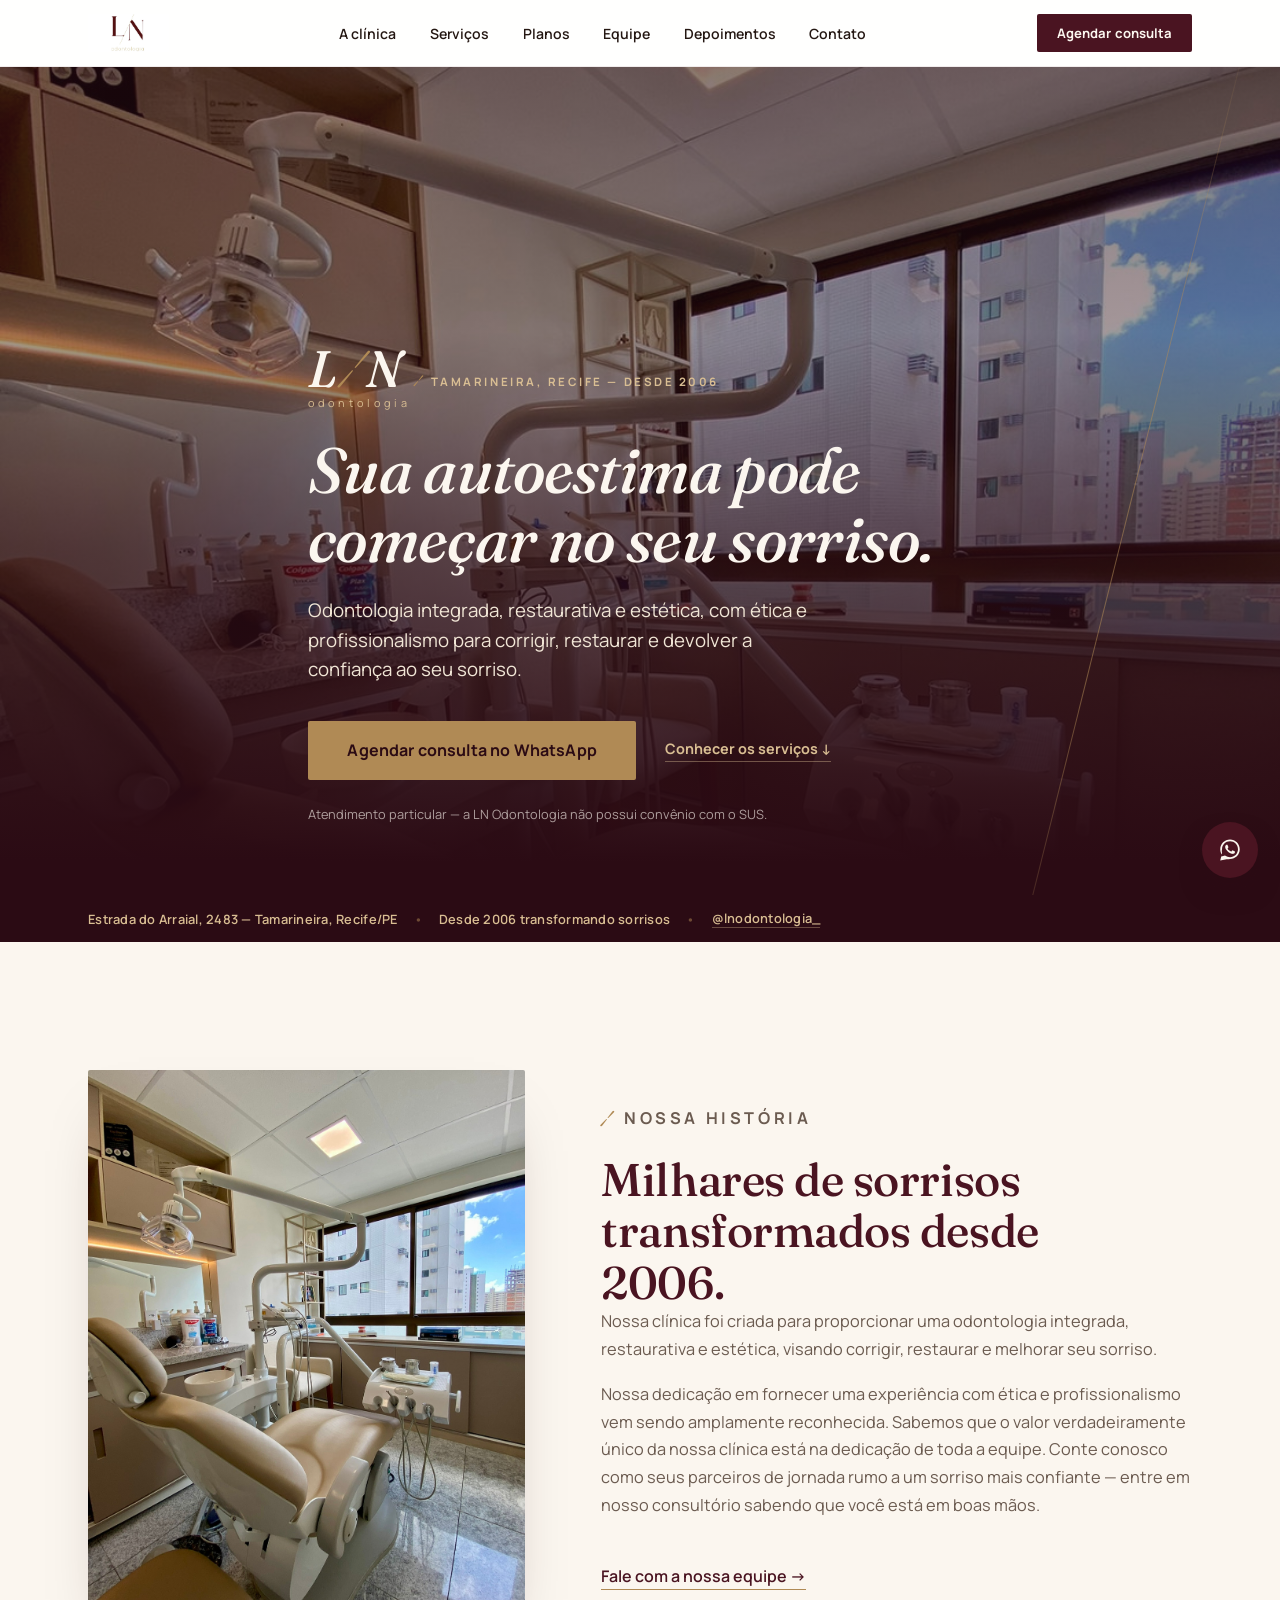
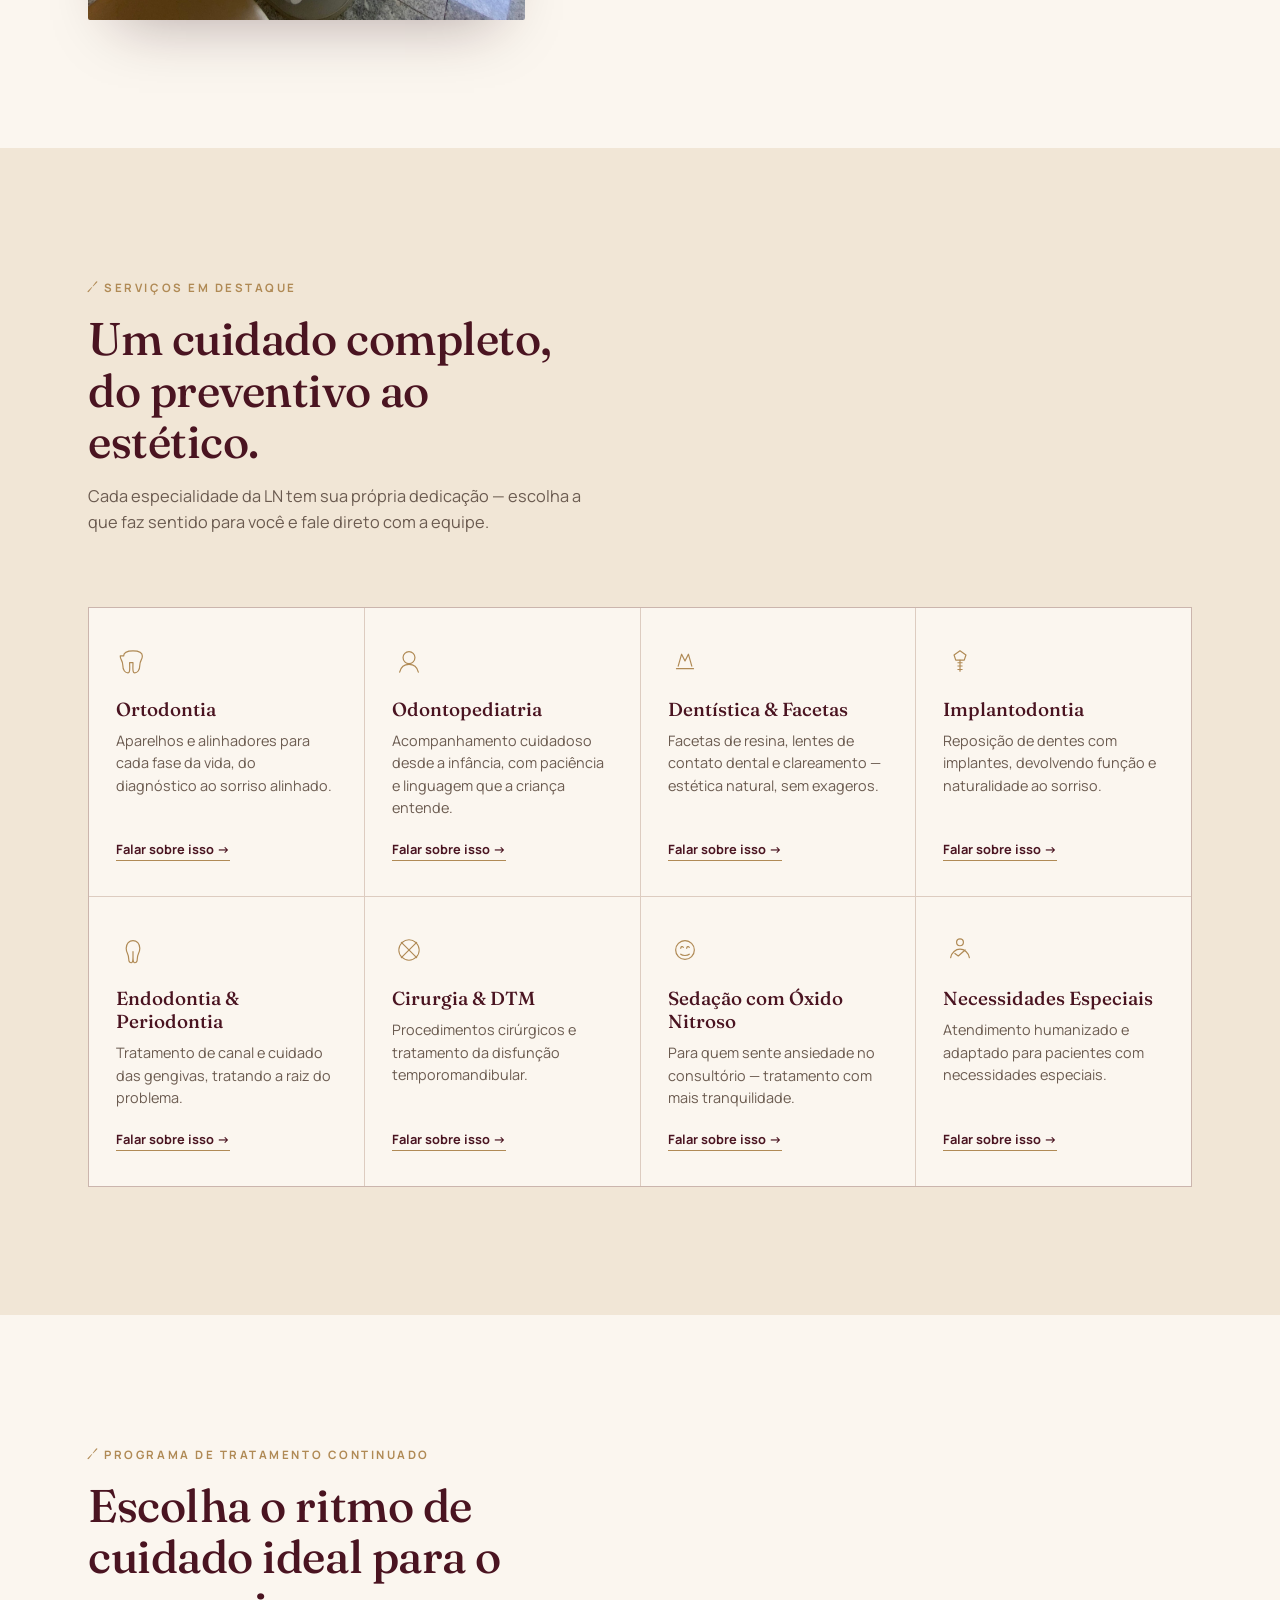
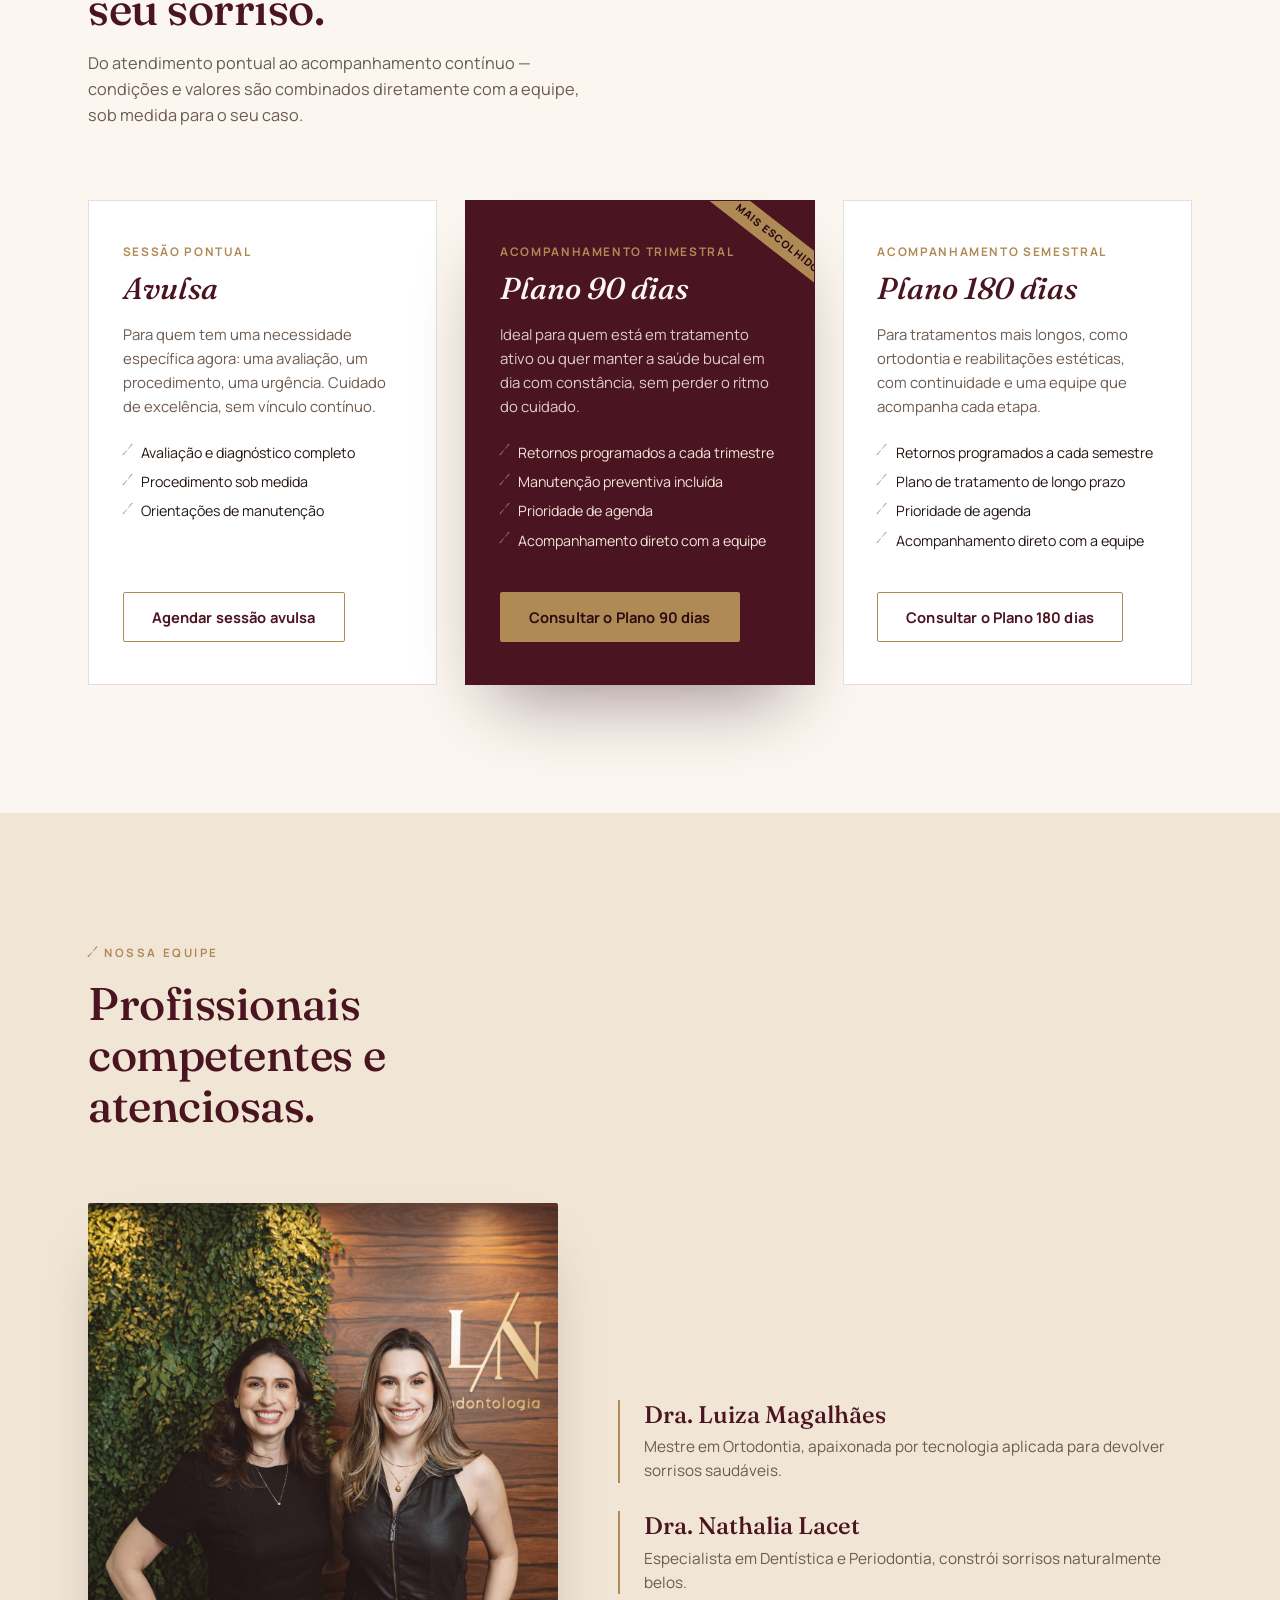
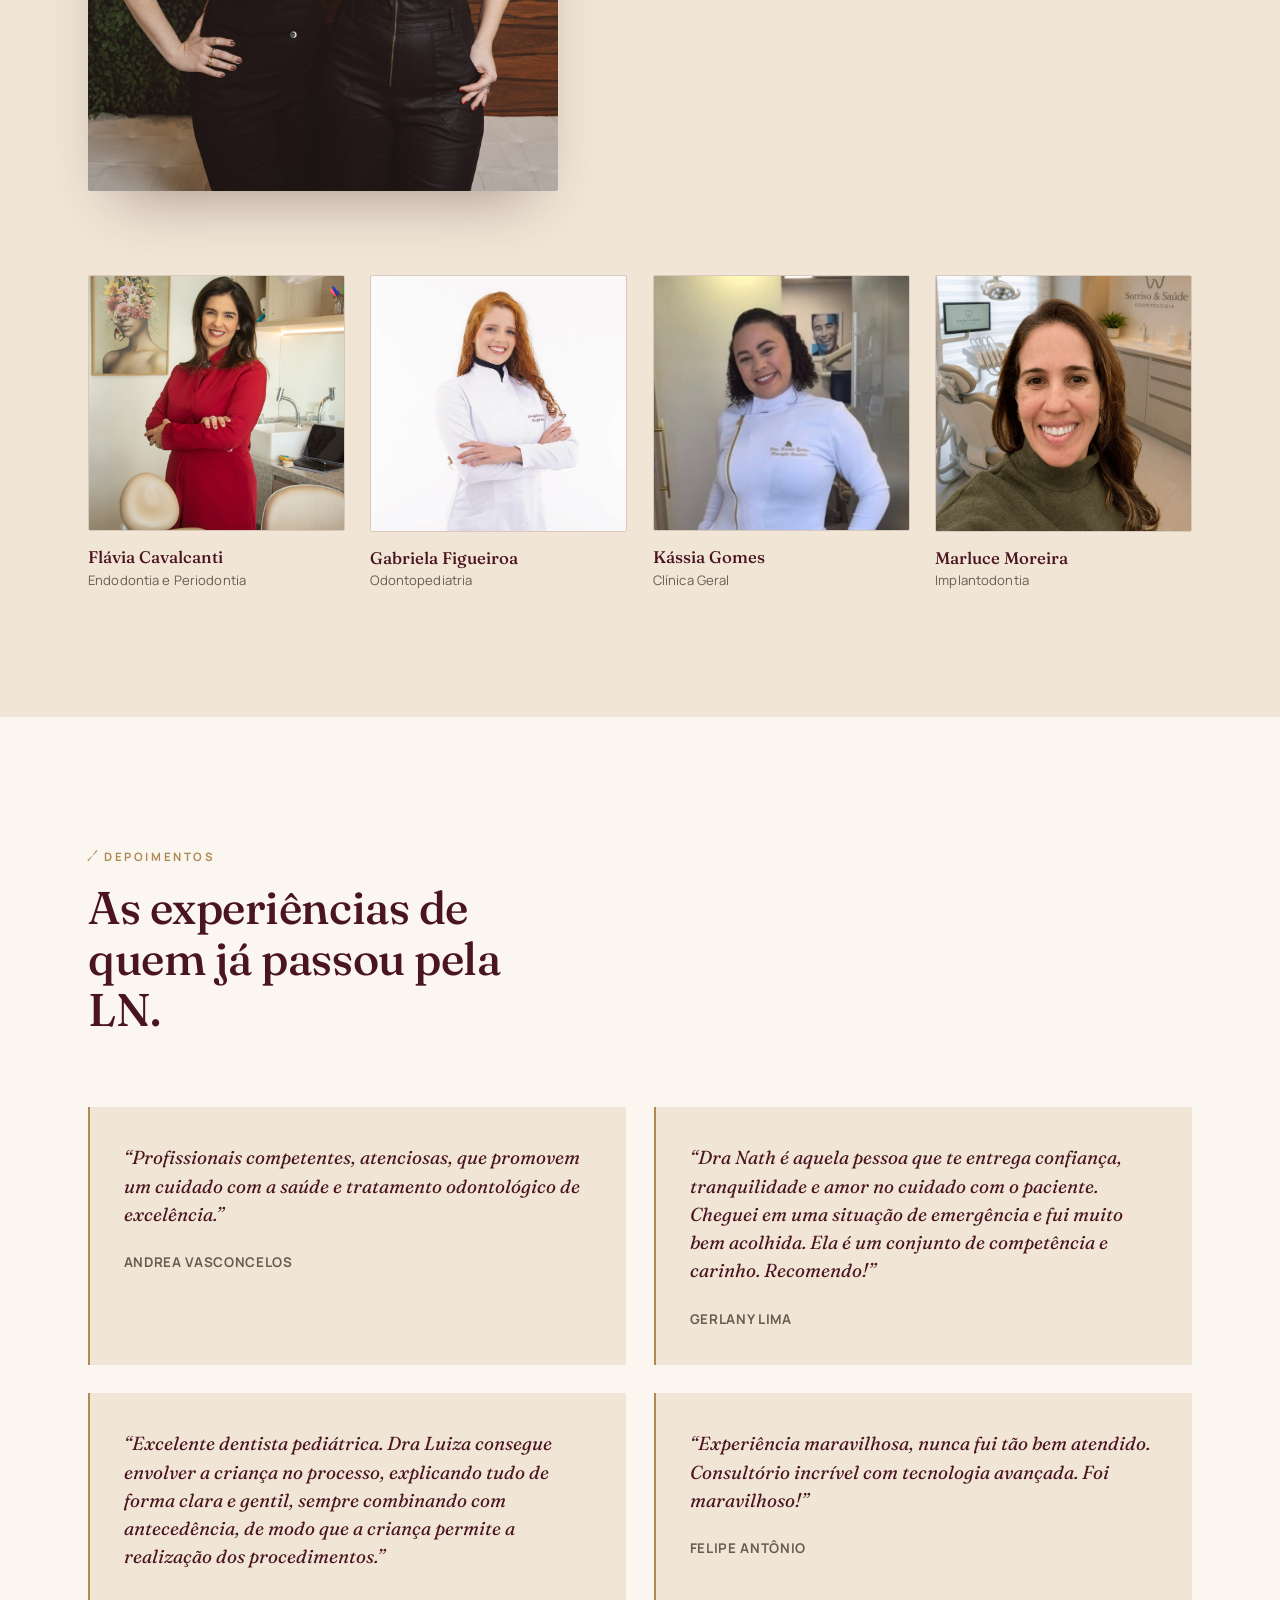
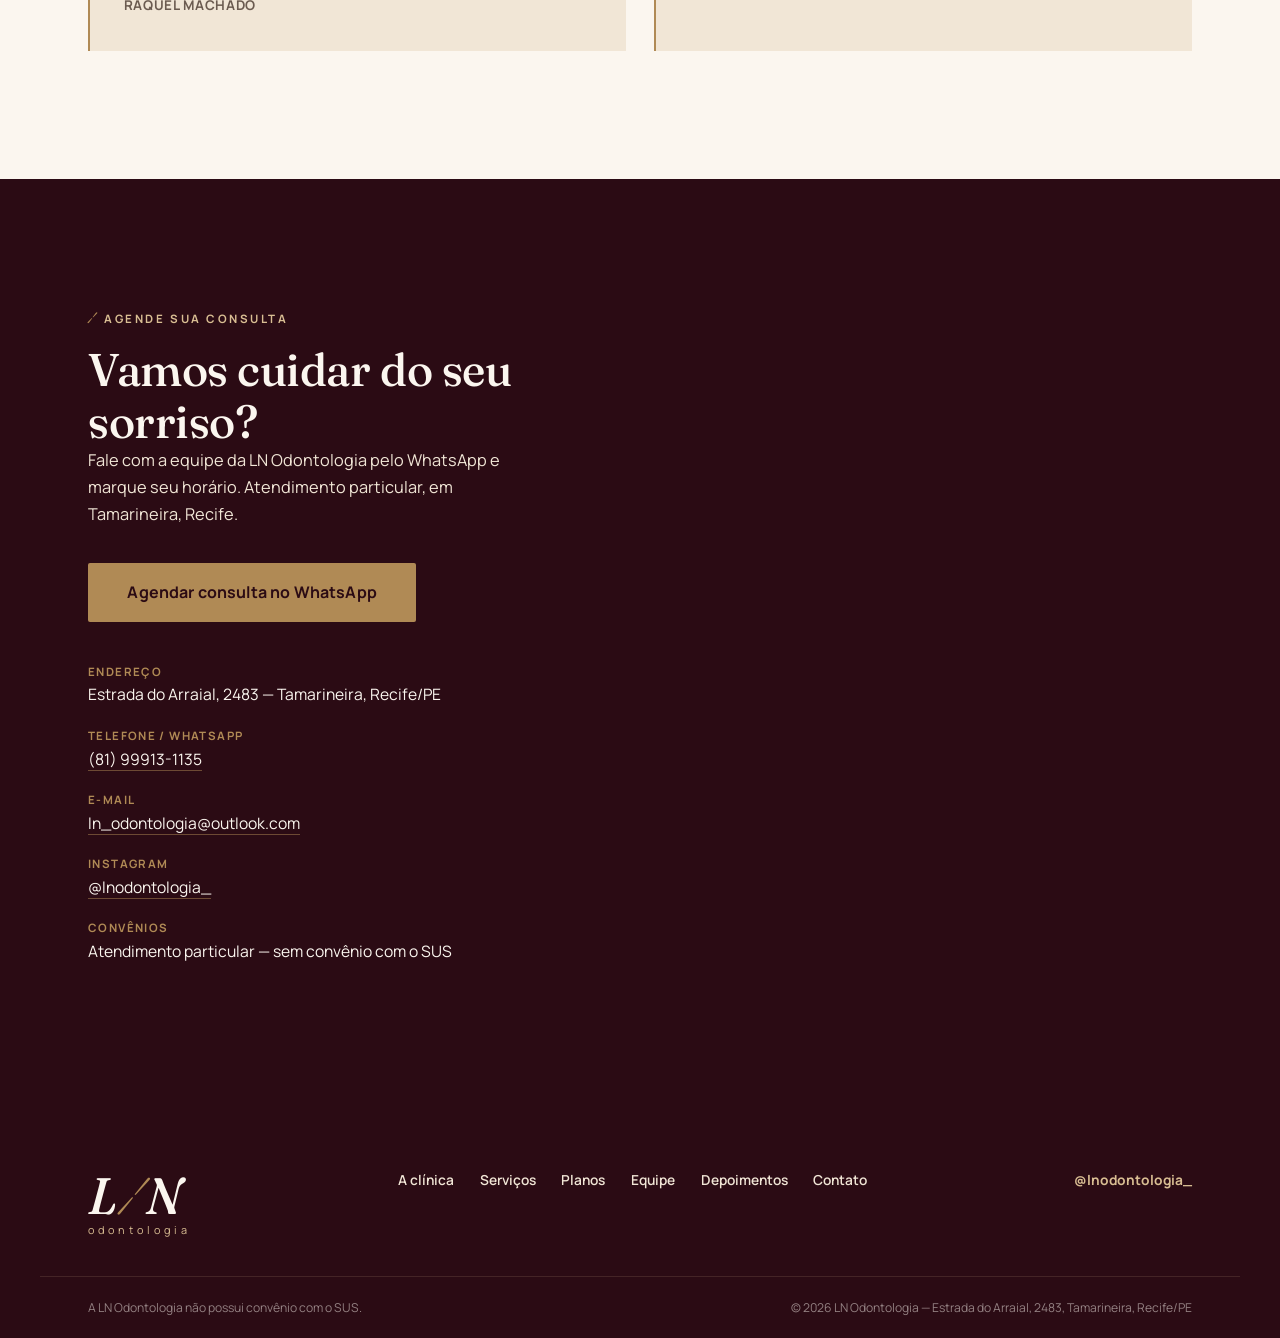
<file: proposta-LN/index.html>
<!DOCTYPE html>
<html lang="pt-br">
<head>
<meta charset="UTF-8">
<meta name="viewport" content="width=device-width, initial-scale=1.0">
<title>LN Odontologia | Odontologia integrada, restaurativa e estética em Recife</title>
<meta name="description" content="LN Odontologia — clínica em Tamarineira, Recife, desde 2006. Ortodontia, dentística, implantodontia, odontopediatria e mais. Agende sua consulta pelo WhatsApp.">
<link rel="icon" href="data:image/svg+xml,%3Csvg xmlns='http://www.w3.org/2000/svg' viewBox='0 0 64 64'%3E%3Crect width='64' height='64' fill='%234A1421'/%3E%3Cline x1='30' y1='10' x2='16' y2='54' stroke='%23B08A55' stroke-width='1.4'/%3E%3Ctext x='9' y='42' font-family='Georgia,serif' font-size='30' font-style='italic' fill='%23FBF6EF'%3EL%3C/text%3E%3Ctext x='30' y='42' font-family='Georgia,serif' font-size='30' font-style='italic' fill='%23FBF6EF'%3EN%3C/text%3E%3C/svg%3E">
<link rel="preconnect" href="https://fonts.googleapis.com">
<link rel="preconnect" href="https://fonts.gstatic.com" crossorigin>
<link href="https://fonts.googleapis.com/css2?family=Fraunces:ital,opsz,wght@0,9..144,300;0,9..144,400;0,9..144,500;0,9..144,600;1,9..144,400;1,9..144,500&family=Manrope:wght@400;500;600;700;800&display=swap" rel="stylesheet">
<link rel="stylesheet" href="css/style.css">
</head>
<body>

<a class="skip-link" href="#conteudo">Ir para o conteúdo</a>

<!-- HEADER -->
<header class="site-header" id="topo">
  <div class="wrap header-inner">
    <a href="#topo" class="brand brand--photo" aria-label="LN Odontologia — início">
      <img src="assets/logo.jpg" alt="LN Odontologia">
    </a>

    <nav class="main-nav" id="main-nav" aria-label="Navegação principal">
      <ul>
        <li><a href="#clinica">A clínica</a></li>
        <li><a href="#servicos">Serviços</a></li>
        <li><a href="#planos">Planos</a></li>
        <li><a href="#equipe">Equipe</a></li>
        <li><a href="#depoimentos">Depoimentos</a></li>
        <li><a href="#contato">Contato</a></li>
      </ul>
    </nav>

    <div class="header-actions">
      <a class="btn btn--primary btn--sm" href="https://wa.me/5581991131135?text=Ol%C3%A1!%20Vim%20pelo%20site%20e%20gostaria%20de%20agendar%20uma%20consulta%20na%20LN%20Odontologia." target="_blank" rel="noopener">Agendar consulta</a>
      <button class="nav-toggle" id="nav-toggle" aria-expanded="false" aria-controls="main-nav" aria-label="Abrir menu">
        <span></span><span></span><span></span>
      </button>
    </div>
  </div>
</header>

<main id="conteudo">

  <!-- HERO -->
  <section class="hero" id="hero">
    <div class="hero__media" aria-hidden="true">
      <img src="assets/clinica.jpg" alt="">
      <div class="hero__scrim"></div>
      <div class="hero__slash"></div>
    </div>

    <div class="wrap hero__inner">
      <div class="brandmark brandmark--hero" aria-hidden="true">
        <span class="brandmark__letters">L<span class="brandmark__slash-mark">⁄</span>N</span>
        <span class="brandmark__word">odontologia</span>
      </div>

      <p class="eyebrow eyebrow--light"><span class="slash">⁄</span> Tamarineira, Recife — desde 2006</p>
      <h1 class="hero__title">Sua autoestima pode<br>começar no seu sorriso.</h1>
      <p class="hero__lead">Odontologia integrada, restaurativa e estética, com ética e profissionalismo para corrigir, restaurar e devolver a confiança ao seu sorriso.</p>

      <div class="hero__actions">
        <a class="btn btn--gold btn--lg" href="https://wa.me/5581991131135?text=Ol%C3%A1!%20Vim%20pelo%20site%20e%20gostaria%20de%20agendar%20uma%20consulta%20na%20LN%20Odontologia." target="_blank" rel="noopener">Agendar consulta no WhatsApp</a>
        <a class="hero__secondary" href="#servicos">Conhecer os serviços ↓</a>
      </div>

      <p class="hero__note">Atendimento particular — a LN Odontologia não possui convênio com o SUS.</p>
    </div>
  </section>

  <!-- TRUST STRIP -->
  <div class="trust-strip">
    <div class="wrap trust-strip__inner">
      <span>Estrada do Arraial, 2483 — Tamarineira, Recife/PE</span>
      <span class="trust-strip__dot" aria-hidden="true">•</span>
      <span>Desde 2006 transformando sorrisos</span>
      <span class="trust-strip__dot" aria-hidden="true">•</span>
      <a href="https://www.instagram.com/lnodontologia_/" target="_blank" rel="noopener">@lnodontologia_</a>
    </div>
  </div>

  <!-- SOBRE -->
  <section class="section" id="clinica">
    <div class="wrap about">
      <div class="about__media reveal">
        <img src="assets/clinica.jpg" alt="Consultório odontológico da LN Odontologia, com cadeira e equipamentos modernos">
      </div>
      <div class="about__copy reveal">
        <p class="eyebrow"><span class="slash">⁄</span> Nossa história</p>
        <h2 class="h2">Milhares de sorrisos transformados desde 2006.</h2>
        <p>Nossa clínica foi criada para proporcionar uma odontologia integrada, restaurativa e estética, visando corrigir, restaurar e melhorar seu sorriso.</p>
        <p>Nossa dedicação em fornecer uma experiência com ética e profissionalismo vem sendo amplamente reconhecida. Sabemos que o valor verdadeiramente único da nossa clínica está na dedicação de toda a equipe. Conte conosco como seus parceiros de jornada rumo a um sorriso mais confiante — entre em nosso consultório sabendo que você está em boas mãos.</p>
        <a class="text-link" href="https://wa.me/5581991131135?text=Ol%C3%A1!%20Gostaria%20de%20conhecer%20a%20clínica%20LN%20Odontologia." target="_blank" rel="noopener">Fale com a nossa equipe →</a>
      </div>
    </div>
  </section>

  <!-- SERVIÇOS -->
  <section class="section section--dim" id="servicos">
    <div class="wrap">
      <div class="section-head reveal">
        <p class="eyebrow"><span class="slash">⁄</span> Serviços em destaque</p>
        <h2 class="h2">Um cuidado completo, do preventivo ao estético.</h2>
        <p class="section-head__lead">Cada especialidade da LN tem sua própria dedicação — escolha a que faz sentido para você e fale direto com a equipe.</p>
      </div>

      <div class="services-grid">

        <a class="service-card reveal" href="https://wa.me/5581991131135?text=Ol%C3%A1!%20Gostaria%20de%20saber%20mais%20sobre%20Ortodontia." target="_blank" rel="noopener">
          <span class="service-card__icon" aria-hidden="true">
            <svg viewBox="0 0 40 40" fill="none"><path d="M9 14c0-4 5-6 11-6s11 2 11 6c0 5-3 5-3 11 0 6-3 9-6 9s-2-8-2-12h-4c0 4 1 12-2 12s-6-3-6-9c0-6-3-6-3-11z" stroke="currentColor" stroke-width="1.4" stroke-linejoin="round"/></svg>
          </span>
          <h3>Ortodontia</h3>
          <p>Aparelhos e alinhadores para cada fase da vida, do diagnóstico ao sorriso alinhado.</p>
          <span class="service-card__cta">Falar sobre isso →</span>
        </a>

        <a class="service-card reveal" href="https://wa.me/5581991131135?text=Ol%C3%A1!%20Gostaria%20de%20saber%20mais%20sobre%20Odontopediatria." target="_blank" rel="noopener">
          <span class="service-card__icon" aria-hidden="true">
            <svg viewBox="0 0 40 40" fill="none"><circle cx="20" cy="16" r="7" stroke="currentColor" stroke-width="1.4"/><path d="M9 33c1.5-6 6-9 11-9s9.5 3 11 9" stroke="currentColor" stroke-width="1.4" stroke-linecap="round"/></svg>
          </span>
          <h3>Odontopediatria</h3>
          <p>Acompanhamento cuidadoso desde a infância, com paciência e linguagem que a criança entende.</p>
          <span class="service-card__cta">Falar sobre isso →</span>
        </a>

        <a class="service-card reveal" href="https://wa.me/5581991131135?text=Ol%C3%A1!%20Gostaria%20de%20saber%20mais%20sobre%20Dentística%20e%20Facetas." target="_blank" rel="noopener">
          <span class="service-card__icon" aria-hidden="true">
            <svg viewBox="0 0 40 40" fill="none"><path d="M12 26l4-14 4 8 4-8 4 14" stroke="currentColor" stroke-width="1.4" stroke-linejoin="round" stroke-linecap="round"/><path d="M10 29h20" stroke="currentColor" stroke-width="1.4" stroke-linecap="round"/></svg>
          </span>
          <h3>Dentística &amp; Facetas</h3>
          <p>Facetas de resina, lentes de contato dental e clareamento — estética natural, sem exageros.</p>
          <span class="service-card__cta">Falar sobre isso →</span>
        </a>

        <a class="service-card reveal" href="https://wa.me/5581991131135?text=Ol%C3%A1!%20Gostaria%20de%20saber%20mais%20sobre%20Implantodontia." target="_blank" rel="noopener">
          <span class="service-card__icon" aria-hidden="true">
            <svg viewBox="0 0 40 40" fill="none"><path d="M20 8l7 5-2 6h-10l-2-6z" stroke="currentColor" stroke-width="1.4" stroke-linejoin="round"/><path d="M20 19v13" stroke="currentColor" stroke-width="1.4" stroke-linecap="round"/><path d="M17 22h6M17 26h6M17 30h6" stroke="currentColor" stroke-width="1.2"/></svg>
          </span>
          <h3>Implantodontia</h3>
          <p>Reposição de dentes com implantes, devolvendo função e naturalidade ao sorriso.</p>
          <span class="service-card__cta">Falar sobre isso →</span>
        </a>

        <a class="service-card reveal" href="https://wa.me/5581991131135?text=Ol%C3%A1!%20Gostaria%20de%20saber%20mais%20sobre%20Endodontia%20e%20Periodontia." target="_blank" rel="noopener">
          <span class="service-card__icon" aria-hidden="true">
            <svg viewBox="0 0 40 40" fill="none"><path d="M20 9c-5 0-8 4-8 9 0 6 3 6 3 13 0 3 2 4 3 4s2-3 2-7 0-6 0-6 0 2 0 6 1 7 2 7 3-1 3-4c0-7 3-7 3-13 0-5-3-9-8-9z" stroke="currentColor" stroke-width="1.4" stroke-linejoin="round"/></svg>
          </span>
          <h3>Endodontia &amp; Periodontia</h3>
          <p>Tratamento de canal e cuidado das gengivas, tratando a raiz do problema.</p>
          <span class="service-card__cta">Falar sobre isso →</span>
        </a>

        <a class="service-card reveal" href="https://wa.me/5581991131135?text=Ol%C3%A1!%20Gostaria%20de%20saber%20mais%20sobre%20Cirurgia%20e%20DTM." target="_blank" rel="noopener">
          <span class="service-card__icon" aria-hidden="true">
            <svg viewBox="0 0 40 40" fill="none"><path d="M11 11l18 18M29 11L11 29" stroke="currentColor" stroke-width="1.4" stroke-linecap="round"/><circle cx="20" cy="20" r="12" stroke="currentColor" stroke-width="1.2"/></svg>
          </span>
          <h3>Cirurgia &amp; DTM</h3>
          <p>Procedimentos cirúrgicos e tratamento da disfunção temporomandibular.</p>
          <span class="service-card__cta">Falar sobre isso →</span>
        </a>

        <a class="service-card reveal" href="https://wa.me/5581991131135?text=Ol%C3%A1!%20Gostaria%20de%20saber%20mais%20sobre%20Sedação%20com%20Óxido%20Nitroso." target="_blank" rel="noopener">
          <span class="service-card__icon" aria-hidden="true">
            <svg viewBox="0 0 40 40" fill="none"><circle cx="20" cy="20" r="11" stroke="currentColor" stroke-width="1.4"/><path d="M15 18c0-2 2-3 3-1M22 18c0-2 2-3 3-1" stroke="currentColor" stroke-width="1.4" stroke-linecap="round"/><path d="M15 25c2 2 8 2 10 0" stroke="currentColor" stroke-width="1.4" stroke-linecap="round"/></svg>
          </span>
          <h3>Sedação com Óxido Nitroso</h3>
          <p>Para quem sente ansiedade no consultório — tratamento com mais tranquilidade.</p>
          <span class="service-card__cta">Falar sobre isso →</span>
        </a>

        <a class="service-card reveal" href="https://wa.me/5581991131135?text=Ol%C3%A1!%20Gostaria%20de%20saber%20mais%20sobre%20atendimento%20para%20pacientes%20com%20necessidades%20especiais." target="_blank" rel="noopener">
          <span class="service-card__icon" aria-hidden="true">
            <svg viewBox="0 0 40 40" fill="none"><circle cx="20" cy="11" r="4" stroke="currentColor" stroke-width="1.4"/><path d="M9 29c1-6 6-10 11-10s10 4 11 10" stroke="currentColor" stroke-width="1.4" stroke-linecap="round"/><path d="M14 24l4 3 8-7" stroke="currentColor" stroke-width="1.4" stroke-linecap="round" stroke-linejoin="round"/></svg>
          </span>
          <h3>Necessidades Especiais</h3>
          <p>Atendimento humanizado e adaptado para pacientes com necessidades especiais.</p>
          <span class="service-card__cta">Falar sobre isso →</span>
        </a>

      </div>
    </div>
  </section>

  <!-- PLANOS / OFERTA -->
  <section class="section" id="planos">
    <div class="wrap">
      <div class="section-head reveal">
        <p class="eyebrow"><span class="slash">⁄</span> Programa de Tratamento Continuado</p>
        <h2 class="h2">Escolha o ritmo de cuidado ideal para o seu sorriso.</h2>
        <p class="section-head__lead">Do atendimento pontual ao acompanhamento contínuo — condições e valores são combinados diretamente com a equipe, sob medida para o seu caso.</p>
      </div>

      <div class="plans-grid">

        <div class="plan-card reveal">
          <p class="plan-card__eyebrow">Sessão pontual</p>
          <h3 class="plan-card__title">Avulsa</h3>
          <p class="plan-card__desc">Para quem tem uma necessidade específica agora: uma avaliação, um procedimento, uma urgência. Cuidado de excelência, sem vínculo contínuo.</p>
          <ul class="plan-card__list">
            <li>Avaliação e diagnóstico completo</li>
            <li>Procedimento sob medida</li>
            <li>Orientações de manutenção</li>
          </ul>
          <a class="btn btn--outline" href="https://wa.me/5581991131135?text=Ol%C3%A1!%20Gostaria%20de%20agendar%20uma%20sess%C3%A3o%20pontual%20na%20LN%20Odontologia." target="_blank" rel="noopener">Agendar sessão avulsa</a>
        </div>

        <div class="plan-card plan-card--featured reveal">
          <span class="plan-card__ribbon">Mais escolhido</span>
          <p class="plan-card__eyebrow">Acompanhamento trimestral</p>
          <h3 class="plan-card__title">Plano 90 dias</h3>
          <p class="plan-card__desc">Ideal para quem está em tratamento ativo ou quer manter a saúde bucal em dia com constância, sem perder o ritmo do cuidado.</p>
          <ul class="plan-card__list">
            <li>Retornos programados a cada trimestre</li>
            <li>Manutenção preventiva incluída</li>
            <li>Prioridade de agenda</li>
            <li>Acompanhamento direto com a equipe</li>
          </ul>
          <a class="btn btn--gold" href="https://wa.me/5581991131135?text=Ol%C3%A1!%20Tenho%20interesse%20no%20Plano%20de%2090%20dias%20da%20LN%20Odontologia." target="_blank" rel="noopener">Consultar o Plano 90 dias</a>
        </div>

        <div class="plan-card reveal">
          <p class="plan-card__eyebrow">Acompanhamento semestral</p>
          <h3 class="plan-card__title">Plano 180 dias</h3>
          <p class="plan-card__desc">Para tratamentos mais longos, como ortodontia e reabilitações estéticas, com continuidade e uma equipe que acompanha cada etapa.</p>
          <ul class="plan-card__list">
            <li>Retornos programados a cada semestre</li>
            <li>Plano de tratamento de longo prazo</li>
            <li>Prioridade de agenda</li>
            <li>Acompanhamento direto com a equipe</li>
          </ul>
          <a class="btn btn--outline" href="https://wa.me/5581991131135?text=Ol%C3%A1!%20Tenho%20interesse%20no%20Plano%20de%20180%20dias%20da%20LN%20Odontologia." target="_blank" rel="noopener">Consultar o Plano 180 dias</a>
        </div>

      </div>
    </div>
  </section>

  <!-- EQUIPE -->
  <section class="section section--dim" id="equipe">
    <div class="wrap">
      <div class="section-head reveal">
        <p class="eyebrow"><span class="slash">⁄</span> Nossa equipe</p>
        <h2 class="h2">Profissionais competentes e atenciosas.</h2>
      </div>

      <div class="leads reveal">
        <div class="leads__media">
          <img src="assets/equipe-luiza-nathalia.jpg" alt="Dra. Luiza Magalhães e Dra. Nathalia Lacet, sócias da LN Odontologia">
        </div>
        <div class="leads__list">
          <div class="lead-card">
            <h3>Dra. Luiza Magalhães</h3>
            <p>Mestre em Ortodontia, apaixonada por tecnologia aplicada para devolver sorrisos saudáveis.</p>
          </div>
          <div class="lead-card">
            <h3>Dra. Nathalia Lacet</h3>
            <p>Especialista em Dentística e Periodontia, constrói sorrisos naturalmente belos.</p>
          </div>
        </div>
      </div>

      <div class="team-grid">
        <div class="team-card reveal">
          <img src="assets/flavia.jpg" alt="Flávia Cavalcanti">
          <h4>Flávia Cavalcanti</h4>
          <p>Endodontia e Periodontia</p>
        </div>
        <div class="team-card reveal">
          <img src="assets/gabriela.jpeg" alt="Gabriela Figueiroa">
          <h4>Gabriela Figueiroa</h4>
          <p>Odontopediatria</p>
        </div>
        <div class="team-card reveal">
          <img src="assets/kassia.jpg" alt="Kássia Gomes">
          <h4>Kássia Gomes</h4>
          <p>Clínica Geral</p>
        </div>
        <div class="team-card reveal">
          <img src="assets/marluce.jpg" alt="Marluce Moreira">
          <h4>Marluce Moreira</h4>
          <p>Implantodontia</p>
        </div>
      </div>
    </div>
  </section>

  <!-- DEPOIMENTOS -->
  <section class="section" id="depoimentos">
    <div class="wrap">
      <div class="section-head reveal">
        <p class="eyebrow"><span class="slash">⁄</span> Depoimentos</p>
        <h2 class="h2">As experiências de quem já passou pela LN.</h2>
      </div>

      <div class="testimonials-grid">
        <blockquote class="testimonial-card reveal">
          <p>“Profissionais competentes, atenciosas, que promovem um cuidado com a saúde e tratamento odontológico de excelência.”</p>
          <cite>Andrea Vasconcelos</cite>
        </blockquote>
        <blockquote class="testimonial-card reveal">
          <p>“Dra Nath é aquela pessoa que te entrega confiança, tranquilidade e amor no cuidado com o paciente. Cheguei em uma situação de emergência e fui muito bem acolhida. Ela é um conjunto de competência e carinho. Recomendo!”</p>
          <cite>Gerlany Lima</cite>
        </blockquote>
        <blockquote class="testimonial-card reveal">
          <p>“Excelente dentista pediátrica. Dra Luiza consegue envolver a criança no processo, explicando tudo de forma clara e gentil, sempre combinando com antecedência, de modo que a criança permite a realização dos procedimentos.”</p>
          <cite>Raquel Machado</cite>
        </blockquote>
        <blockquote class="testimonial-card reveal">
          <p>“Experiência maravilhosa, nunca fui tão bem atendido. Consultório incrível com tecnologia avançada. Foi maravilhoso!”</p>
          <cite>Felipe Antônio</cite>
        </blockquote>
      </div>
    </div>
  </section>

  <!-- CONTATO / LOCALIZAÇÃO -->
  <section class="section section--dark" id="contato">
    <div class="wrap contact">
      <div class="contact__copy reveal">
        <p class="eyebrow eyebrow--light"><span class="slash">⁄</span> Agende sua consulta</p>
        <h2 class="h2 h2--light">Vamos cuidar do seu sorriso?</h2>
        <p class="contact__lead">Fale com a equipe da LN Odontologia pelo WhatsApp e marque seu horário. Atendimento particular, em Tamarineira, Recife.</p>

        <a class="btn btn--gold btn--lg" href="https://wa.me/5581991131135?text=Ol%C3%A1!%20Vim%20pelo%20site%20e%20gostaria%20de%20agendar%20uma%20consulta%20na%20LN%20Odontologia." target="_blank" rel="noopener">Agendar consulta no WhatsApp</a>

        <dl class="contact__details">
          <div>
            <dt>Endereço</dt>
            <dd>Estrada do Arraial, 2483 — Tamarineira, Recife/PE</dd>
          </div>
          <div>
            <dt>Telefone / WhatsApp</dt>
            <dd><a href="tel:+5581991131135">(81) 99913-1135</a></dd>
          </div>
          <div>
            <dt>E-mail</dt>
            <dd><a href="mailto:ln_odontologia@outlook.com">ln_odontologia@outlook.com</a></dd>
          </div>
          <div>
            <dt>Instagram</dt>
            <dd><a href="https://www.instagram.com/lnodontologia_/" target="_blank" rel="noopener">@lnodontologia_</a></dd>
          </div>
          <div>
            <dt>Convênios</dt>
            <dd>Atendimento particular — sem convênio com o SUS</dd>
          </div>
        </dl>
      </div>

      <div class="contact__map reveal">
        <iframe
          title="Localização da LN Odontologia no Google Maps"
          src="https://www.google.com/maps?q=Estrada%20do%20Arraial%2C%202483%20-%20Tamarineira%2C%20Recife%20-%20PE&output=embed"
          loading="lazy"
          referrerpolicy="no-referrer-when-downgrade">
        </iframe>
      </div>
    </div>
  </section>

</main>

<!-- FOOTER -->
<footer class="site-footer">
  <div class="wrap footer-inner">
    <div class="brandmark brandmark--footer" aria-hidden="true">
      <span class="brandmark__letters">L<span class="brandmark__slash-mark">⁄</span>N</span>
      <span class="brandmark__word">odontologia</span>
    </div>

    <nav class="footer-nav" aria-label="Navegação do rodapé">
      <a href="#clinica">A clínica</a>
      <a href="#servicos">Serviços</a>
      <a href="#planos">Planos</a>
      <a href="#equipe">Equipe</a>
      <a href="#depoimentos">Depoimentos</a>
      <a href="#contato">Contato</a>
    </nav>

    <a class="footer-insta" href="https://www.instagram.com/lnodontologia_/" target="_blank" rel="noopener">@lnodontologia_</a>
  </div>
  <div class="wrap footer-bottom">
    <p>A LN Odontologia não possui convênio com o SUS.</p>
    <p>&copy; 2026 LN Odontologia — Estrada do Arraial, 2483, Tamarineira, Recife/PE</p>
  </div>
</footer>

<!-- WHATSAPP FLUTUANTE -->
<a class="whatsapp-float" href="https://wa.me/5581991131135?text=Ol%C3%A1!%20Vim%20pelo%20site%20e%20gostaria%20de%20agendar%20uma%20consulta%20na%20LN%20Odontologia." target="_blank" rel="noopener" aria-label="Agendar consulta pelo WhatsApp">
  <svg viewBox="0 0 32 32" fill="currentColor" aria-hidden="true"><path d="M16.02 3C9.4 3 4 8.36 4 15c0 2.34.65 4.53 1.78 6.4L4 29l7.8-1.75A11.9 11.9 0 0 0 16.02 27C22.64 27 28 21.64 28 15S22.64 3 16.02 3zm0 21.8c-2.1 0-4.06-.6-5.72-1.64l-.41-.24-4.63 1.04 1.02-4.5-.27-.46A9.72 9.72 0 0 1 6.2 15c0-5.42 4.4-9.8 9.82-9.8 5.42 0 9.8 4.38 9.8 9.8 0 5.42-4.38 9.8-9.8 9.8zm5.4-7.34c-.3-.15-1.75-.86-2.02-.96-.27-.1-.47-.15-.66.15-.2.3-.76.96-.93 1.16-.17.2-.34.22-.63.07-.3-.15-1.25-.46-2.38-1.47-.88-.78-1.47-1.75-1.65-2.05-.17-.3-.02-.46.13-.6.13-.13.3-.34.44-.5.15-.17.2-.3.3-.5.1-.2.05-.37-.02-.52-.07-.15-.66-1.6-.9-2.18-.24-.58-.48-.5-.66-.5-.17 0-.37-.02-.56-.02-.2 0-.52.07-.8.37-.27.3-1.04 1.02-1.04 2.5 0 1.47 1.07 2.9 1.22 3.1.15.2 2.1 3.22 5.1 4.5.71.3 1.27.49 1.7.62.71.23 1.36.2 1.87.12.57-.08 1.75-.72 2-1.4.24-.7.24-1.3.17-1.4-.07-.13-.27-.2-.56-.35z"/></svg>
</a>

<script src="js/script.js"></script>
</body>
</html>
</file>
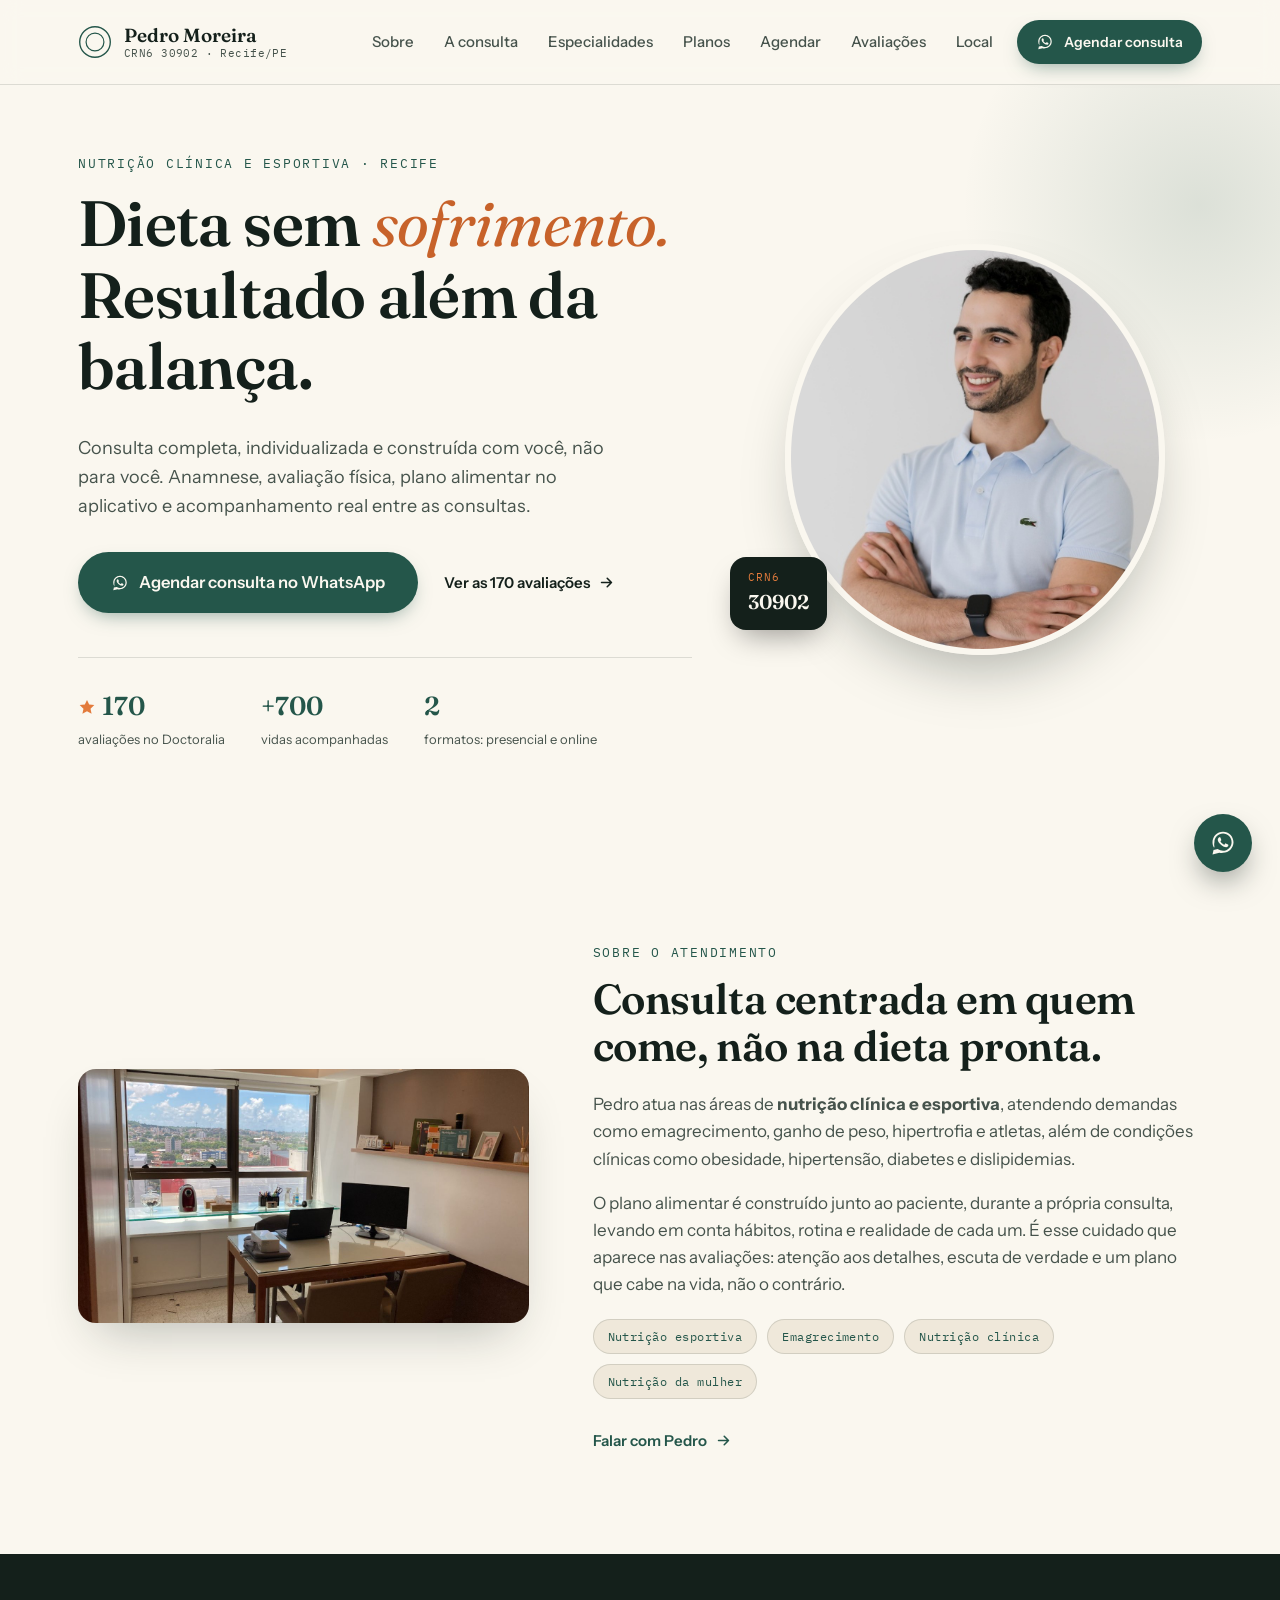
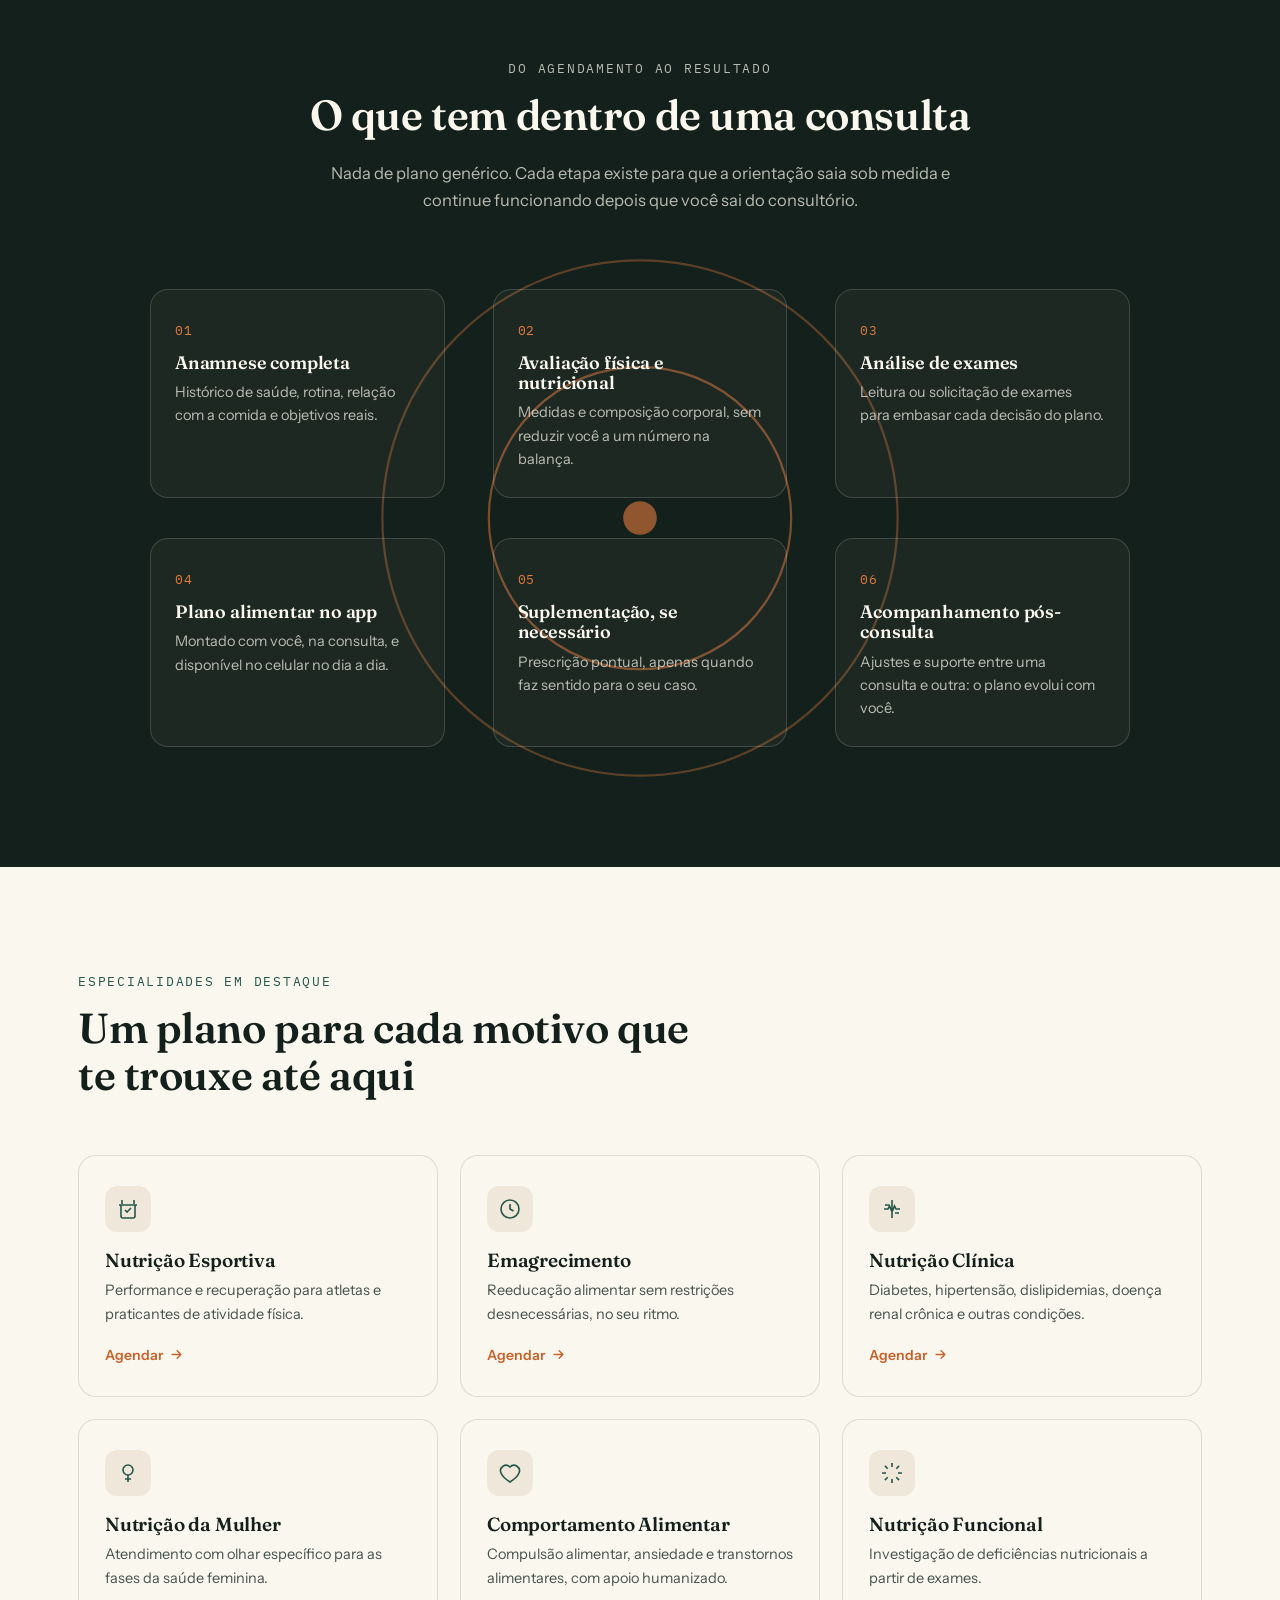
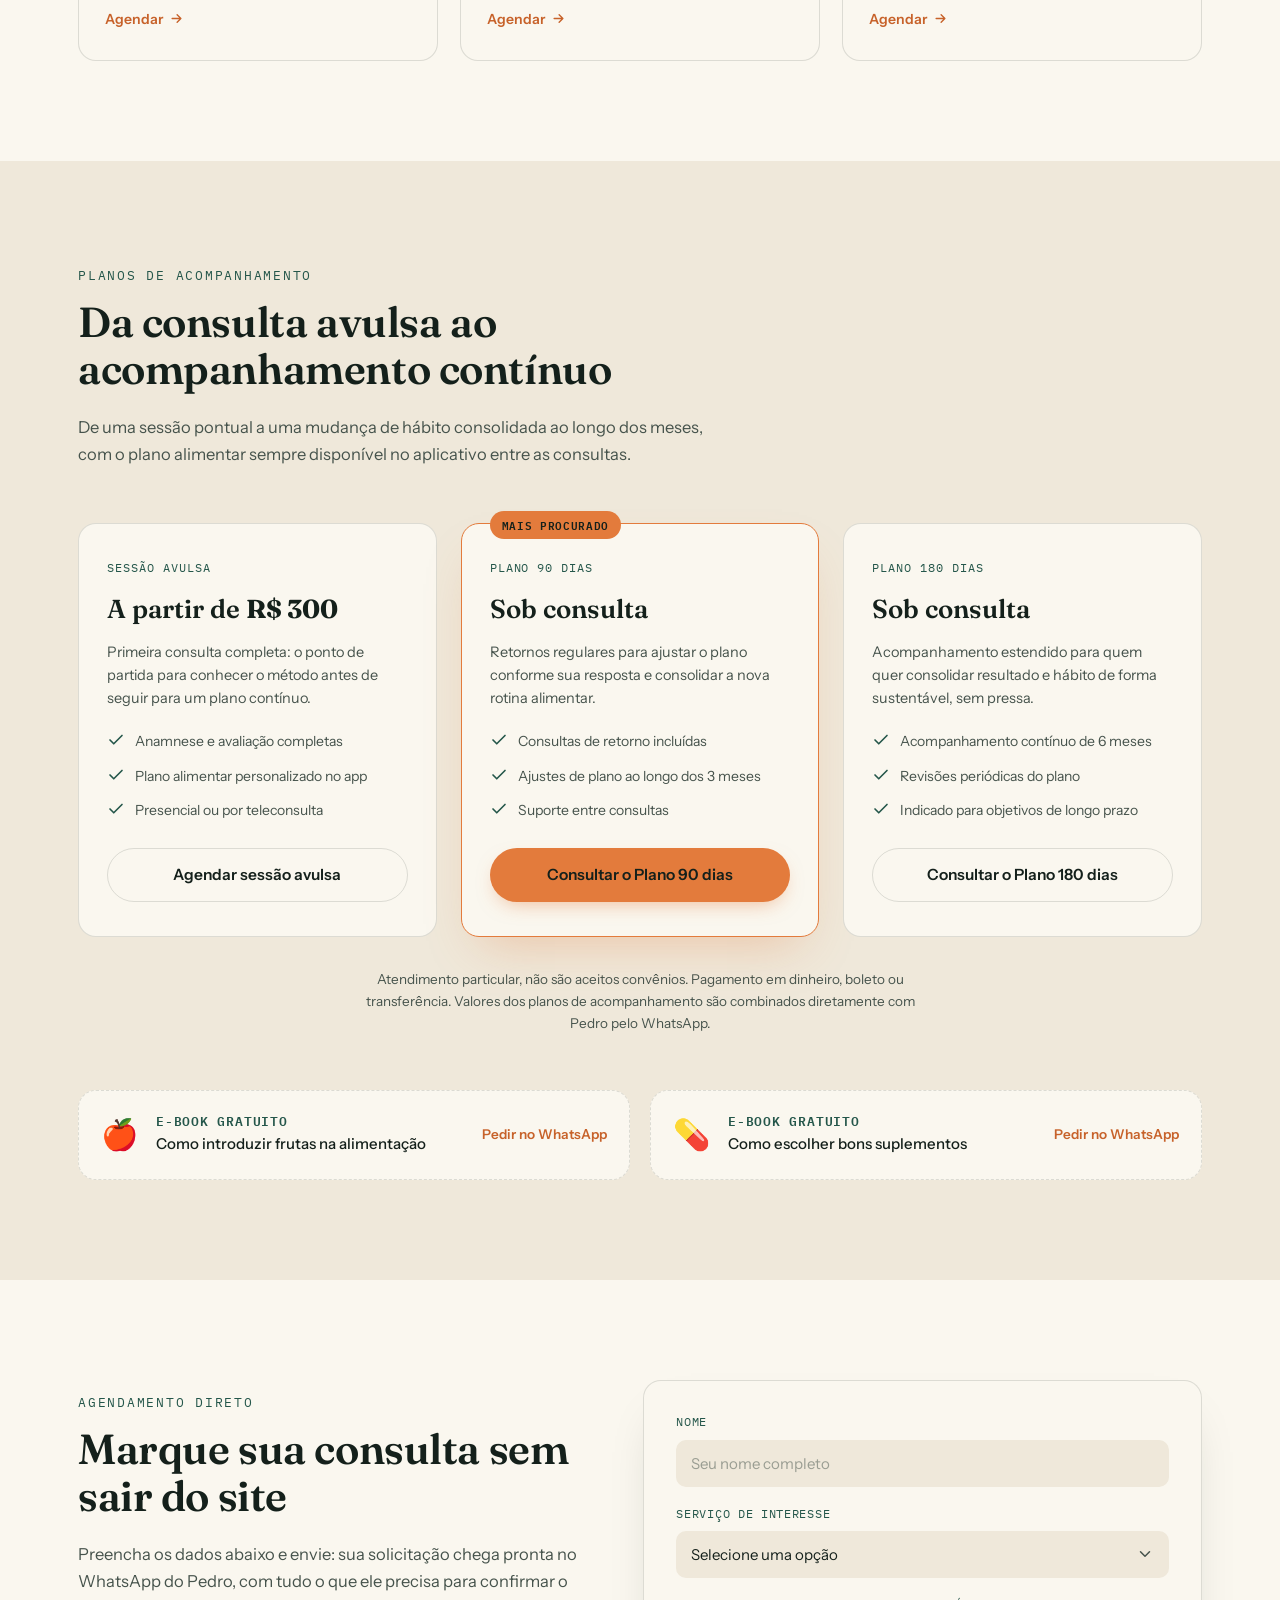
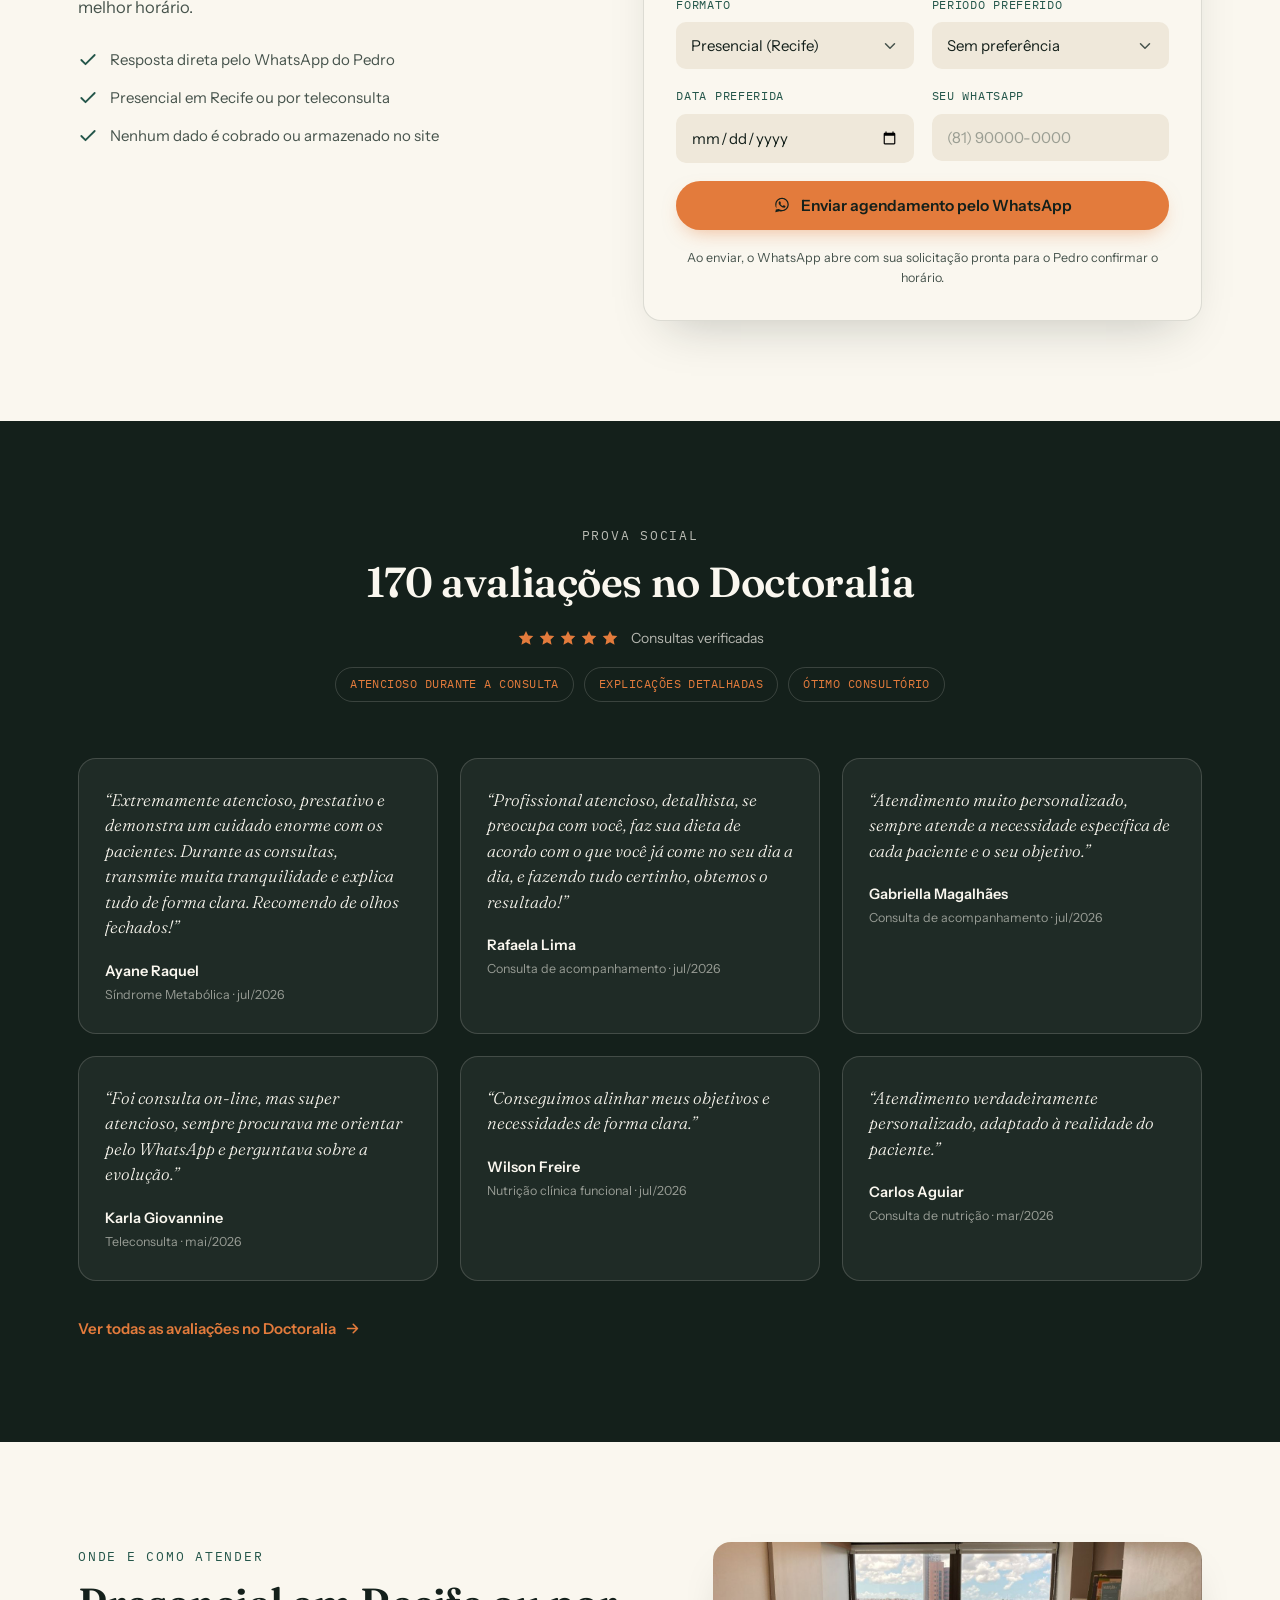
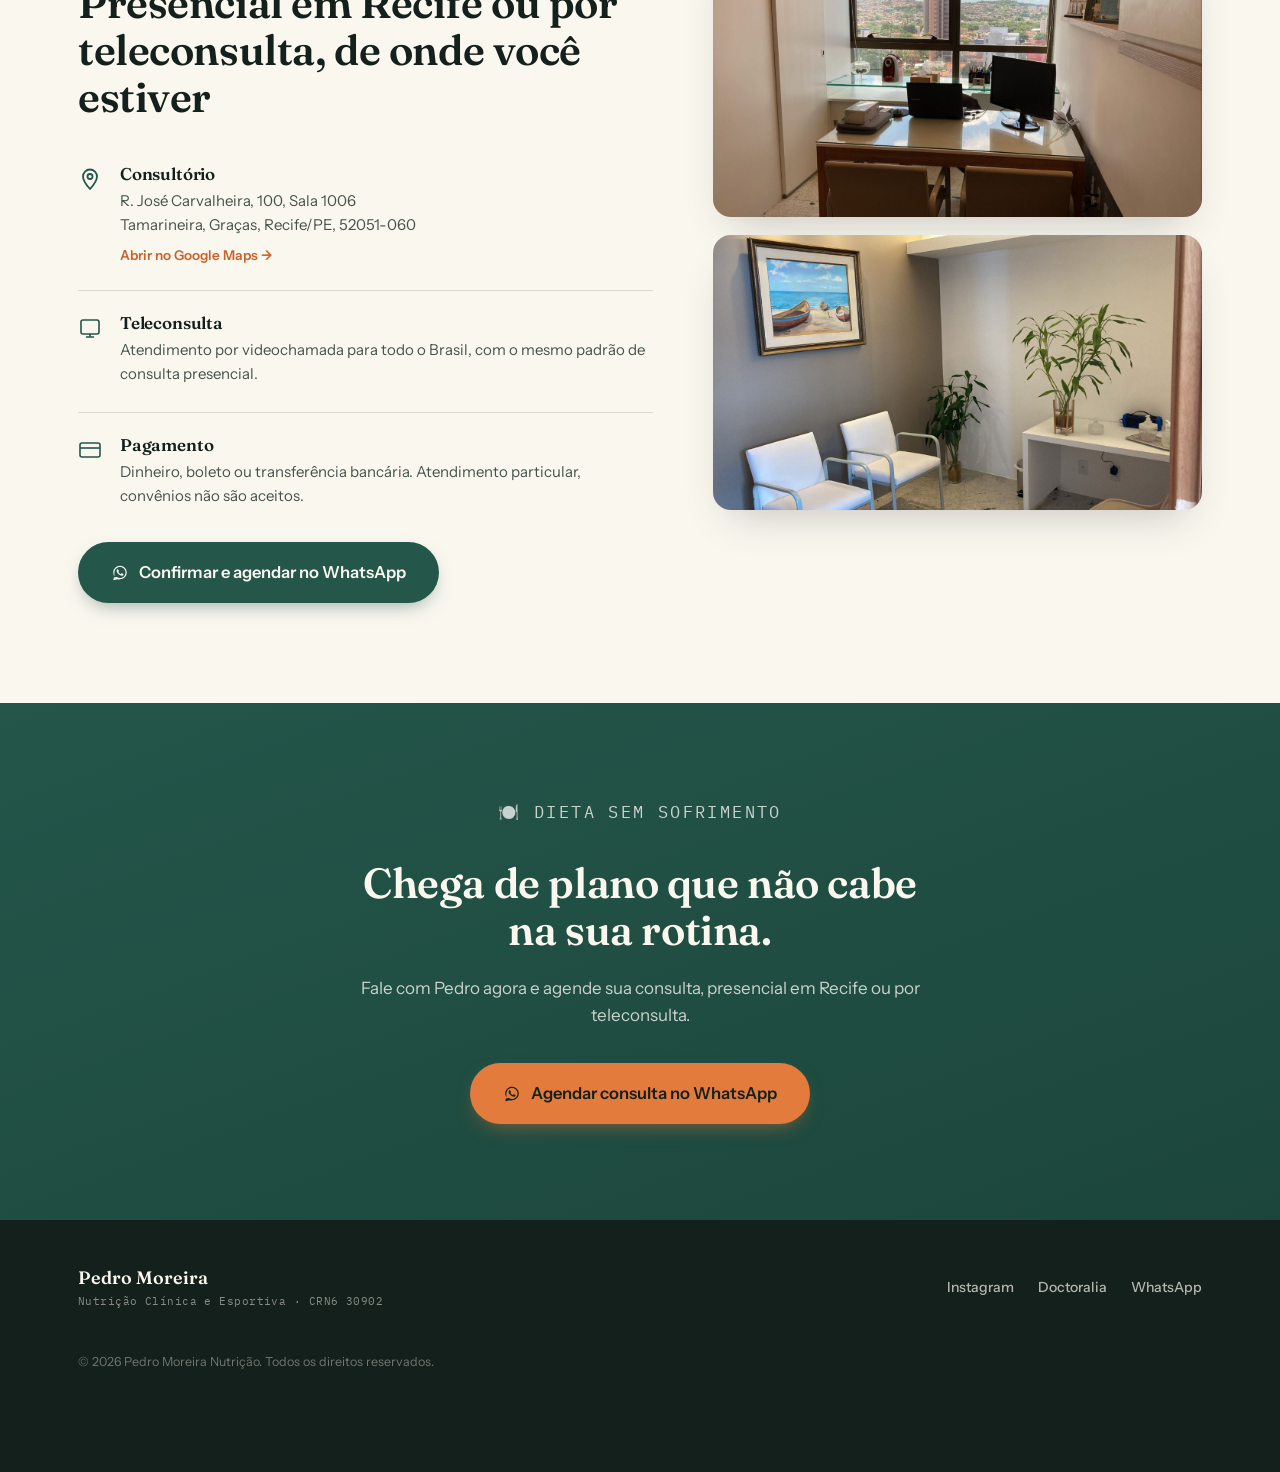
<file: proposta-Pedro-Moreira/index.html>
<!DOCTYPE html>
<html lang="pt-br">
<head>
<meta charset="UTF-8">
<meta name="viewport" content="width=device-width, initial-scale=1.0">
<title>Pedro Moreira | Nutrição Clínica e Esportiva em Recife · CRN6 30902</title>
<meta name="description" content="Pedro Moreira (CRN6 30902): nutricionista clínico e esportivo em Recife. Dieta sem sofrimento, acompanhamento além da balança. +700 vidas transformadas, 170 avaliações. Presencial e online. Agende pelo WhatsApp.">
<meta name="theme-color" content="#14201B">
<link rel="canonical" href="https://proposta-pedro-moreira.netlify.app/">

<meta property="og:type" content="website">
<meta property="og:locale" content="pt_BR">
<meta property="og:url" content="https://proposta-pedro-moreira.netlify.app/">
<meta property="og:title" content="Pedro Moreira | Nutrição Clínica e Esportiva em Recife · CRN6 30902">
<meta property="og:description" content="Dieta sem sofrimento, acompanhamento além da balança. +700 vidas transformadas, 170 avaliações. Atendimento presencial em Recife e online. Agende pelo WhatsApp.">
<meta property="og:image" content="https://proposta-pedro-moreira.netlify.app/assets/doctoralia-avatar.jpg">
<meta name="twitter:card" content="summary_large_image">
<meta name="twitter:title" content="Pedro Moreira | Nutrição Clínica e Esportiva em Recife · CRN6 30902">
<meta name="twitter:description" content="Dieta sem sofrimento, acompanhamento além da balança. +700 vidas transformadas, 170 avaliações. Agende pelo WhatsApp.">
<meta name="twitter:image" content="https://proposta-pedro-moreira.netlify.app/assets/doctoralia-avatar.jpg">

<link rel="icon" type="image/svg+xml" href="assets/favicon.svg">
<link rel="preconnect" href="https://fonts.googleapis.com">
<link rel="preconnect" href="https://fonts.gstatic.com" crossorigin>
<link href="https://fonts.googleapis.com/css2?family=Fraunces:ital,opsz,wght@0,9..144,300;0,9..144,500;0,9..144,600;1,9..144,400&family=Instrument+Sans:wght@400;500;600;700&family=IBM+Plex+Mono:wght@400;500&display=swap" rel="stylesheet">
<link rel="stylesheet" href="css/style.css">

<script type="application/ld+json">
{
  "@context": "https://schema.org",
  "@type": "MedicalBusiness",
  "name": "Pedro Moreira · Nutrição Clínica e Esportiva",
  "image": "https://proposta-pedro-moreira.netlify.app/assets/doctoralia-avatar.jpg",
  "url": "https://proposta-pedro-moreira.netlify.app/",
  "medicalSpecialty": "Nutrição Clínica e Esportiva",
  "address": {
    "@type": "PostalAddress",
    "streetAddress": "R. José Carvalheira, 100 - Sala 1006, Tamarineira",
    "addressLocality": "Recife",
    "addressRegion": "PE",
    "postalCode": "52051-060",
    "addressCountry": "BR"
  },
  "areaServed": ["Recife, PE", "Brasil (atendimento online)"],
  "sameAs": [
    "https://www.instagram.com/pedromoreiranutri",
    "https://linktr.ee/pedromoreiranutri"
  ],
  "aggregateRating": {
    "@type": "AggregateRating",
    "ratingValue": "5.0",
    "reviewCount": "170"
  },
  "review": [
    {
      "@type": "Review",
      "author": { "@type": "Person", "name": "Ayane Raquel" },
      "reviewRating": { "@type": "Rating", "ratingValue": "5" },
      "reviewBody": "Extremamente atencioso, prestativo e demonstra um cuidado enorme com os pacientes. Explica tudo de forma clara e fácil de entender. Recomendo de olhos fechados."
    },
    {
      "@type": "Review",
      "author": { "@type": "Person", "name": "Rafaela Lima" },
      "reviewRating": { "@type": "Rating", "ratingValue": "5" },
      "reviewBody": "Profissional atencioso, detalhista, se preocupa com você, faz sua dieta de acordo com o que você já come no seu dia a dia, e fazendo tudo certinho, obtemos o resultado."
    },
    {
      "@type": "Review",
      "author": { "@type": "Person", "name": "Gabriella Magalhães" },
      "reviewRating": { "@type": "Rating", "ratingValue": "5" },
      "reviewBody": "Atendimento muito personalizado, sempre atende a necessidade específica de cada paciente e o seu objetivo."
    }
  ]
}
</script>
</head>
<body>

<svg width="0" height="0" style="position:absolute" aria-hidden="true" focusable="false">
  <symbol id="ic-whatsapp" viewBox="0 0 32 32">
    <path d="M16.02 3C9.4 3 4 8.36 4 15c0 2.34.65 4.53 1.78 6.4L4 29l7.8-1.75A11.9 11.9 0 0 0 16.02 27C22.64 27 28 21.64 28 15S22.64 3 16.02 3zm0 21.8c-2.1 0-4.06-.6-5.72-1.64l-.41-.24-4.63 1.04 1.02-4.5-.27-.46A9.72 9.72 0 0 1 6.2 15c0-5.42 4.4-9.8 9.82-9.8 5.42 0 9.8 4.38 9.8 9.8 0 5.42-4.38 9.8-9.8 9.8zm5.4-7.34c-.3-.15-1.75-.86-2.02-.96-.27-.1-.47-.15-.66.15-.2.3-.76.96-.93 1.16-.17.2-.34.22-.63.07-.3-.15-1.25-.46-2.38-1.47-.88-.78-1.47-1.75-1.65-2.05-.17-.3-.02-.46.13-.6.13-.13.3-.34.44-.5.15-.17.2-.3.3-.5.1-.2.05-.37-.02-.52-.07-.15-.66-1.6-.9-2.18-.24-.58-.48-.5-.66-.5-.17 0-.37-.02-.56-.02-.2 0-.52.07-.8.37-.27.3-1.04 1.02-1.04 2.5 0 1.47 1.07 2.9 1.22 3.1.15.2 2.1 3.22 5.1 4.5.71.3 1.27.49 1.7.62.71.23 1.36.2 1.87.12.57-.08 1.75-.72 2-1.4.24-.7.24-1.3.17-1.4-.07-.13-.27-.2-.56-.35z"/>
  </symbol>
  <symbol id="ic-check" viewBox="0 0 24 24" fill="none" stroke="currentColor" stroke-width="2.2" stroke-linecap="round" stroke-linejoin="round">
    <path d="M20 6L9 17l-5-5"/>
  </symbol>
  <symbol id="ic-arrow" viewBox="0 0 24 24" fill="none" stroke="currentColor" stroke-width="2.2" stroke-linecap="round" stroke-linejoin="round">
    <path d="M5 12h14M13 6l6 6-6 6"/>
  </symbol>
  <symbol id="ic-pin" viewBox="0 0 24 24" fill="none" stroke="currentColor" stroke-width="1.8" stroke-linecap="round" stroke-linejoin="round">
    <path d="M12 22s7-7.58 7-12.5A7 7 0 0 0 5 9.5C5 14.42 12 22 12 22z"/><circle cx="12" cy="9.5" r="2.5"/>
  </symbol>
  <symbol id="ic-star" viewBox="0 0 24 24" fill="currentColor">
    <path d="M12 2.5l2.9 6.24 6.85.72-5.06 4.72 1.42 6.82L12 17.77l-6.11 3.23 1.42-6.82L2.25 9.46l6.85-.72L12 2.5z"/>
  </symbol>
</svg>

<a class="skip-link" href="#conteudo">Ir para o conteúdo</a>

<!-- HEADER -->
<header class="site-header" id="topo">
  <div class="wrap header-inner">
    <a href="#topo" class="brand" aria-label="Pedro Moreira, início">
      <span class="brand__mark" aria-hidden="true">
        <svg viewBox="0 0 40 40"><circle cx="20" cy="20" r="18" fill="none" stroke="currentColor" stroke-width="1.6"/><circle cx="20" cy="20" r="10.5" fill="none" stroke="currentColor" stroke-width="1.4"/></svg>
      </span>
      <span class="brand__meta">
        <span class="brand__name">Pedro Moreira</span>
        <span class="brand__tag">CRN6 30902 · Recife/PE</span>
      </span>
    </a>

    <nav class="main-nav" id="main-nav" aria-label="Navegação principal">
      <ul>
        <li><a href="#sobre">Sobre</a></li>
        <li><a href="#consulta">A consulta</a></li>
        <li><a href="#servicos">Especialidades</a></li>
        <li><a href="#planos">Planos</a></li>
        <li><a href="#agendar">Agendar</a></li>
        <li><a href="#avaliacoes">Avaliações</a></li>
        <li><a href="#local">Local</a></li>
      </ul>
    </nav>

    <a class="btn btn--primary btn--sm" href="https://wa.me/message/NDPGJF53XRGQE1?text=Ol%C3%A1%2C%20Pedro!%20Encontrei%20seu%20site%20e%20gostaria%20de%20agendar%20uma%20consulta." target="_blank" rel="noopener"><svg class="btn__icon" viewBox="0 0 32 32" fill="currentColor" aria-hidden="true"><use href="#ic-whatsapp"></use></svg>Agendar consulta</a>

    <button class="nav-toggle" id="navToggle" aria-expanded="false" aria-controls="main-nav" aria-label="Abrir menu">
      <span></span><span></span><span></span>
    </button>
  </div>
</header>

<main id="conteudo">

  <!-- HERO -->
  <section class="hero">
    <div class="wrap hero__grid">
      <div class="hero__copy reveal">
        <p class="eyebrow">Nutrição clínica e esportiva · Recife</p>
        <h1 class="hero__title">Dieta sem <em>sofrimento.</em><br>Resultado além da balança.</h1>
        <p class="hero__lead">Consulta completa, individualizada e construída com você, não para você. Anamnese, avaliação física, plano alimentar no aplicativo e acompanhamento real entre as consultas.</p>
        <div class="hero__cta">
          <a class="btn btn--primary btn--lg" href="https://wa.me/message/NDPGJF53XRGQE1?text=Ol%C3%A1%2C%20Pedro!%20Encontrei%20seu%20site%20e%20gostaria%20de%20agendar%20uma%20consulta." target="_blank" rel="noopener"><svg class="btn__icon" viewBox="0 0 32 32" fill="currentColor" aria-hidden="true"><use href="#ic-whatsapp"></use></svg>Agendar consulta no WhatsApp</a>
          <a class="hero__secondary" href="#avaliacoes">Ver as 170 avaliações <svg viewBox="0 0 24 24" fill="none" stroke="currentColor" stroke-width="2"><use href="#ic-arrow"></use></svg></a>
        </div>
        <dl class="hero__stats">
          <div><dt><svg class="stat-star" viewBox="0 0 24 24"><use href="#ic-star"></use></svg>170</dt><dd>avaliações no Doctoralia</dd></div>
          <div><dt>+700</dt><dd>vidas acompanhadas</dd></div>
          <div><dt>2</dt><dd>formatos: presencial e online</dd></div>
        </dl>
      </div>
      <div class="hero__figure reveal">
        <div class="hero__photo-wrap">
          <img src="assets/doctoralia-avatar.jpg" alt="Pedro Moreira, nutricionista clínico e esportivo" class="hero__photo">
        </div>
        <div class="hero__badge">
          <span class="hero__badge-crn">CRN6</span>
          <span class="hero__badge-num">30902</span>
        </div>
      </div>
    </div>
  </section>

  <!-- SOBRE -->
  <section class="section section--sobre" id="sobre">
    <div class="wrap sobre__grid">
      <div class="sobre__figure reveal">
        <img src="assets/consultorio-3.jpg" alt="Consultório de Pedro Moreira em Recife, com vista da cidade" loading="lazy">
      </div>
      <div class="sobre__copy reveal">
        <p class="eyebrow">Sobre o atendimento</p>
        <h2>Consulta centrada em quem come, não na dieta pronta.</h2>
        <p>Pedro atua nas áreas de <strong>nutrição clínica e esportiva</strong>, atendendo demandas como emagrecimento, ganho de peso, hipertrofia e atletas, além de condições clínicas como obesidade, hipertensão, diabetes e dislipidemias.</p>
        <p>O plano alimentar é construído junto ao paciente, durante a própria consulta, levando em conta hábitos, rotina e realidade de cada um. É esse cuidado que aparece nas avaliações: atenção aos detalhes, escuta de verdade e um plano que cabe na vida, não o contrário.</p>
        <ul class="tag-list" aria-label="Áreas de experiência">
          <li>Nutrição esportiva</li>
          <li>Emagrecimento</li>
          <li>Nutrição clínica</li>
          <li>Nutrição da mulher</li>
        </ul>
        <a class="link-cta" href="https://wa.me/message/NDPGJF53XRGQE1?text=Ol%C3%A1%2C%20Pedro!%20Quero%20entender%20melhor%20como%20funciona%20o%20seu%20acompanhamento." target="_blank" rel="noopener">Falar com Pedro <svg viewBox="0 0 24 24" fill="none" stroke="currentColor" stroke-width="2"><use href="#ic-arrow"></use></svg></a>
      </div>
    </div>
  </section>

  <!-- A CONSULTA (DIAGRAMA) -->
  <section class="section section--dark" id="consulta">
    <div class="wrap">
      <div class="section-head section-head--center reveal">
        <p class="eyebrow eyebrow--light">Do agendamento ao resultado</p>
        <h2>O que tem dentro de uma consulta</h2>
        <p class="section-head__lead">Nada de plano genérico. Cada etapa existe para que a orientação saia sob medida e continue funcionando depois que você sai do consultório.</p>
      </div>

      <div class="plate-diagram reveal" role="list">
        <svg class="plate-diagram__rings" viewBox="0 0 100 100" aria-hidden="true">
          <circle cx="50" cy="50" r="46" fill="none" stroke="currentColor" stroke-width="0.4" opacity="0.35"/>
          <circle cx="50" cy="50" r="27" fill="none" stroke="currentColor" stroke-width="0.4" opacity="0.5"/>
          <circle cx="50" cy="50" r="3" fill="currentColor" opacity="0.6"/>
        </svg>
        <ol class="plate-diagram__list">
          <li role="listitem"><span class="plate-diagram__num">01</span><h3>Anamnese completa</h3><p>Histórico de saúde, rotina, relação com a comida e objetivos reais.</p></li>
          <li role="listitem"><span class="plate-diagram__num">02</span><h3>Avaliação física e nutricional</h3><p>Medidas e composição corporal, sem reduzir você a um número na balança.</p></li>
          <li role="listitem"><span class="plate-diagram__num">03</span><h3>Análise de exames</h3><p>Leitura ou solicitação de exames para embasar cada decisão do plano.</p></li>
          <li role="listitem"><span class="plate-diagram__num">04</span><h3>Plano alimentar no app</h3><p>Montado com você, na consulta, e disponível no celular no dia a dia.</p></li>
          <li role="listitem"><span class="plate-diagram__num">05</span><h3>Suplementação, se necessário</h3><p>Prescrição pontual, apenas quando faz sentido para o seu caso.</p></li>
          <li role="listitem"><span class="plate-diagram__num">06</span><h3>Acompanhamento pós-consulta</h3><p>Ajustes e suporte entre uma consulta e outra: o plano evolui com você.</p></li>
        </ol>
      </div>
    </div>
  </section>

  <!-- ESPECIALIDADES -->
  <section class="section" id="servicos">
    <div class="wrap">
      <div class="section-head reveal">
        <p class="eyebrow">Especialidades em destaque</p>
        <h2>Um plano para cada motivo que te trouxe até aqui</h2>
      </div>

      <div class="services-grid">
        <a class="service-card reveal" href="https://wa.me/message/NDPGJF53XRGQE1?text=Ol%C3%A1%2C%20Pedro!%20Gostaria%20de%20agendar%20uma%20consulta%20de%20Nutri%C3%A7%C3%A3o%20Esportiva." target="_blank" rel="noopener">
          <span class="service-card__icon" aria-hidden="true">
            <svg viewBox="0 0 24 24" fill="none" stroke="currentColor" stroke-width="1.6"><path d="M6 3v4M18 3v4M3 8h18M5 8v11a2 2 0 0 0 2 2h10a2 2 0 0 0 2-2V8"/><path d="M9 13l2 2 4-4"/></svg>
          </span>
          <h3>Nutrição Esportiva</h3>
          <p>Performance e recuperação para atletas e praticantes de atividade física.</p>
          <span class="service-card__cta">Agendar <svg viewBox="0 0 24 24" fill="none" stroke="currentColor" stroke-width="2"><use href="#ic-arrow"></use></svg></span>
        </a>

        <a class="service-card reveal" href="https://wa.me/message/NDPGJF53XRGQE1?text=Ol%C3%A1%2C%20Pedro!%20Gostaria%20de%20agendar%20uma%20consulta%20de%20Emagrecimento." target="_blank" rel="noopener">
          <span class="service-card__icon" aria-hidden="true">
            <svg viewBox="0 0 24 24" fill="none" stroke="currentColor" stroke-width="1.6"><circle cx="12" cy="12" r="9"/><path d="M12 7v5l3.5 2"/></svg>
          </span>
          <h3>Emagrecimento</h3>
          <p>Reeducação alimentar sem restrições desnecessárias, no seu ritmo.</p>
          <span class="service-card__cta">Agendar <svg viewBox="0 0 24 24" fill="none" stroke="currentColor" stroke-width="2"><use href="#ic-arrow"></use></svg></span>
        </a>

        <a class="service-card reveal" href="https://wa.me/message/NDPGJF53XRGQE1?text=Ol%C3%A1%2C%20Pedro!%20Gostaria%20de%20agendar%20uma%20consulta%20de%20Nutri%C3%A7%C3%A3o%20Cl%C3%ADnica." target="_blank" rel="noopener">
          <span class="service-card__icon" aria-hidden="true">
            <svg viewBox="0 0 24 24" fill="none" stroke="currentColor" stroke-width="1.6"><path d="M12 3v18M5 8h4M15 16h4M4 12h4l1.5-3L12 15l2.5-6L16 12h4"/></svg>
          </span>
          <h3>Nutrição Clínica</h3>
          <p>Diabetes, hipertensão, dislipidemias, doença renal crônica e outras condições.</p>
          <span class="service-card__cta">Agendar <svg viewBox="0 0 24 24" fill="none" stroke="currentColor" stroke-width="2"><use href="#ic-arrow"></use></svg></span>
        </a>

        <a class="service-card reveal" href="https://wa.me/message/NDPGJF53XRGQE1?text=Ol%C3%A1%2C%20Pedro!%20Gostaria%20de%20agendar%20uma%20consulta%20de%20Nutri%C3%A7%C3%A3o%20da%20Mulher." target="_blank" rel="noopener">
          <span class="service-card__icon" aria-hidden="true">
            <svg viewBox="0 0 24 24" fill="none" stroke="currentColor" stroke-width="1.6"><circle cx="12" cy="9" r="5"/><path d="M12 14v7M9 18h6"/></svg>
          </span>
          <h3>Nutrição da Mulher</h3>
          <p>Atendimento com olhar específico para as fases da saúde feminina.</p>
          <span class="service-card__cta">Agendar <svg viewBox="0 0 24 24" fill="none" stroke="currentColor" stroke-width="2"><use href="#ic-arrow"></use></svg></span>
        </a>

        <a class="service-card reveal" href="https://wa.me/message/NDPGJF53XRGQE1?text=Ol%C3%A1%2C%20Pedro!%20Gostaria%20de%20agendar%20uma%20consulta%20sobre%20Comportamento%20Alimentar." target="_blank" rel="noopener">
          <span class="service-card__icon" aria-hidden="true">
            <svg viewBox="0 0 24 24" fill="none" stroke="currentColor" stroke-width="1.6"><path d="M12 21s-7-4.35-9-9a5.5 5.5 0 0 1 9-6 5.5 5.5 0 0 1 9 6c-2 4.65-9 9-9 9z"/></svg>
          </span>
          <h3>Comportamento Alimentar</h3>
          <p>Compulsão alimentar, ansiedade e transtornos alimentares, com apoio humanizado.</p>
          <span class="service-card__cta">Agendar <svg viewBox="0 0 24 24" fill="none" stroke="currentColor" stroke-width="2"><use href="#ic-arrow"></use></svg></span>
        </a>

        <a class="service-card reveal" href="https://wa.me/message/NDPGJF53XRGQE1?text=Ol%C3%A1%2C%20Pedro!%20Gostaria%20de%20agendar%20uma%20consulta%20de%20Nutri%C3%A7%C3%A3o%20Funcional." target="_blank" rel="noopener">
          <span class="service-card__icon" aria-hidden="true">
            <svg viewBox="0 0 24 24" fill="none" stroke="currentColor" stroke-width="1.6"><path d="M12 2v4M12 18v4M4.9 4.9l2.8 2.8M16.3 16.3l2.8 2.8M2 12h4M18 12h4M4.9 19.1l2.8-2.8M16.3 7.7l2.8-2.8"/></svg>
          </span>
          <h3>Nutrição Funcional</h3>
          <p>Investigação de deficiências nutricionais a partir de exames.</p>
          <span class="service-card__cta">Agendar <svg viewBox="0 0 24 24" fill="none" stroke="currentColor" stroke-width="2"><use href="#ic-arrow"></use></svg></span>
        </a>
      </div>
    </div>
  </section>

  <!-- PLANOS / OFERTA -->
  <section class="section section--stone" id="planos">
    <div class="wrap">
      <div class="section-head reveal">
        <p class="eyebrow">Planos de acompanhamento</p>
        <h2>Da consulta avulsa ao acompanhamento contínuo</h2>
        <p class="section-head__lead">De uma sessão pontual a uma mudança de hábito consolidada ao longo dos meses, com o plano alimentar sempre disponível no aplicativo entre as consultas.</p>
      </div>

      <div class="plans-grid">
        <div class="plan-card reveal">
          <span class="plan-card__eyebrow">Sessão avulsa</span>
          <p class="plan-card__price">A partir de <strong>R$ 300</strong></p>
          <p class="plan-card__desc">Primeira consulta completa: o ponto de partida para conhecer o método antes de seguir para um plano contínuo.</p>
          <ul class="plan-card__list">
            <li><svg viewBox="0 0 24 24"><use href="#ic-check"></use></svg>Anamnese e avaliação completas</li>
            <li><svg viewBox="0 0 24 24"><use href="#ic-check"></use></svg>Plano alimentar personalizado no app</li>
            <li><svg viewBox="0 0 24 24"><use href="#ic-check"></use></svg>Presencial ou por teleconsulta</li>
          </ul>
          <a class="btn btn--outline btn--block" href="https://wa.me/message/NDPGJF53XRGQE1?text=Ol%C3%A1%2C%20Pedro!%20Gostaria%20de%20agendar%20uma%20sess%C3%A3o%20avulsa." target="_blank" rel="noopener">Agendar sessão avulsa</a>
        </div>

        <div class="plan-card plan-card--highlight reveal">
          <span class="plan-card__flag">Mais procurado</span>
          <span class="plan-card__eyebrow">Plano 90 dias</span>
          <p class="plan-card__price">Sob consulta</p>
          <p class="plan-card__desc">Retornos regulares para ajustar o plano conforme sua resposta e consolidar a nova rotina alimentar.</p>
          <ul class="plan-card__list">
            <li><svg viewBox="0 0 24 24"><use href="#ic-check"></use></svg>Consultas de retorno incluídas</li>
            <li><svg viewBox="0 0 24 24"><use href="#ic-check"></use></svg>Ajustes de plano ao longo dos 3 meses</li>
            <li><svg viewBox="0 0 24 24"><use href="#ic-check"></use></svg>Suporte entre consultas</li>
          </ul>
          <a class="btn btn--mango btn--block" href="https://wa.me/message/NDPGJF53XRGQE1?text=Ol%C3%A1%2C%20Pedro!%20Tenho%20interesse%20no%20Plano%20de%2090%20dias." target="_blank" rel="noopener">Consultar o Plano 90 dias</a>
        </div>

        <div class="plan-card reveal">
          <span class="plan-card__eyebrow">Plano 180 dias</span>
          <p class="plan-card__price">Sob consulta</p>
          <p class="plan-card__desc">Acompanhamento estendido para quem quer consolidar resultado e hábito de forma sustentável, sem pressa.</p>
          <ul class="plan-card__list">
            <li><svg viewBox="0 0 24 24"><use href="#ic-check"></use></svg>Acompanhamento contínuo de 6 meses</li>
            <li><svg viewBox="0 0 24 24"><use href="#ic-check"></use></svg>Revisões periódicas do plano</li>
            <li><svg viewBox="0 0 24 24"><use href="#ic-check"></use></svg>Indicado para objetivos de longo prazo</li>
          </ul>
          <a class="btn btn--outline btn--block" href="https://wa.me/message/NDPGJF53XRGQE1?text=Ol%C3%A1%2C%20Pedro!%20Tenho%20interesse%20no%20Plano%20de%20180%20dias." target="_blank" rel="noopener">Consultar o Plano 180 dias</a>
        </div>
      </div>
      <p class="plans-note">Atendimento particular, não são aceitos convênios. Pagamento em dinheiro, boleto ou transferência. Valores dos planos de acompanhamento são combinados diretamente com Pedro pelo WhatsApp.</p>

      <div class="ebooks reveal">
        <div class="ebook-card">
          <span class="ebook-card__icon" aria-hidden="true">🍎</span>
          <div>
            <h3>E-book gratuito</h3>
            <p>Como introduzir frutas na alimentação</p>
          </div>
          <a class="ebook-card__cta" href="https://wa.me/message/NDPGJF53XRGQE1?text=Ol%C3%A1%2C%20Pedro!%20Quero%20o%20e-book%20sobre%20introdu%C3%A7%C3%A3o%20de%20frutas%20na%20alimenta%C3%A7%C3%A3o." target="_blank" rel="noopener">Pedir no WhatsApp</a>
        </div>
        <div class="ebook-card">
          <span class="ebook-card__icon" aria-hidden="true">💊</span>
          <div>
            <h3>E-book gratuito</h3>
            <p>Como escolher bons suplementos</p>
          </div>
          <a class="ebook-card__cta" href="https://wa.me/message/NDPGJF53XRGQE1?text=Ol%C3%A1%2C%20Pedro!%20Quero%20o%20e-book%20sobre%20como%20escolher%20bons%20suplementos." target="_blank" rel="noopener">Pedir no WhatsApp</a>
        </div>
      </div>
    </div>
  </section>

  <!-- AGENDAMENTO DIRETO -->
  <section class="section" id="agendar">
    <div class="wrap agendar__grid">
      <div class="agendar__copy reveal">
        <p class="eyebrow">Agendamento direto</p>
        <h2>Marque sua consulta sem sair do site</h2>
        <p class="section-head__lead">Preencha os dados abaixo e envie: sua solicitação chega pronta no WhatsApp do Pedro, com tudo o que ele precisa para confirmar o melhor horário.</p>
        <ul class="agendar__trust">
          <li><svg viewBox="0 0 24 24"><use href="#ic-check"></use></svg>Resposta direta pelo WhatsApp do Pedro</li>
          <li><svg viewBox="0 0 24 24"><use href="#ic-check"></use></svg>Presencial em Recife ou por teleconsulta</li>
          <li><svg viewBox="0 0 24 24"><use href="#ic-check"></use></svg>Nenhum dado é cobrado ou armazenado no site</li>
        </ul>
      </div>

      <form class="booking-card reveal" id="bookingForm" novalidate>
        <div class="booking-field">
          <label for="bkNome">Nome</label>
          <input type="text" id="bkNome" name="nome" placeholder="Seu nome completo" required>
        </div>
        <div class="booking-field">
          <label for="bkServico">Serviço de interesse</label>
          <select id="bkServico" name="servico" required>
            <option value="" disabled selected>Selecione uma opção</option>
            <option>Sessão avulsa / primeira consulta</option>
            <option>Plano de acompanhamento 90 dias</option>
            <option>Plano de acompanhamento 180 dias</option>
            <option>Nutrição Esportiva</option>
            <option>Emagrecimento</option>
            <option>Nutrição Clínica</option>
            <option>Nutrição da Mulher</option>
            <option>Comportamento Alimentar</option>
            <option>Nutrição Funcional</option>
          </select>
        </div>
        <div class="booking-row">
          <div class="booking-field">
            <label for="bkFormato">Formato</label>
            <select id="bkFormato" name="formato" required>
              <option value="Presencial">Presencial (Recife)</option>
              <option value="Teleconsulta">Teleconsulta (online)</option>
            </select>
          </div>
          <div class="booking-field">
            <label for="bkPeriodo">Período preferido</label>
            <select id="bkPeriodo" name="periodo">
              <option value="" disabled selected>Sem preferência</option>
              <option>Manhã</option>
              <option>Tarde</option>
              <option>Noite</option>
            </select>
          </div>
        </div>
        <div class="booking-row">
          <div class="booking-field">
            <label for="bkData">Data preferida</label>
            <input type="date" id="bkData" name="data">
          </div>
          <div class="booking-field">
            <label for="bkTelefone">Seu WhatsApp</label>
            <input type="tel" id="bkTelefone" name="telefone" placeholder="(81) 90000-0000">
          </div>
        </div>
        <p class="booking-error" id="bookingError" role="alert" hidden>Preencha nome e serviço para continuar.</p>
        <button type="submit" class="btn btn--mango btn--block">
          <svg class="btn__icon" viewBox="0 0 32 32" fill="currentColor" aria-hidden="true"><use href="#ic-whatsapp"></use></svg>
          Enviar agendamento pelo WhatsApp
        </button>
        <p class="booking-note">Ao enviar, o WhatsApp abre com sua solicitação pronta para o Pedro confirmar o horário.</p>
      </form>
    </div>
  </section>

  <!-- AVALIAÇÕES -->
  <section class="section section--dark" id="avaliacoes">
    <div class="wrap">
      <div class="section-head section-head--center reveal">
        <p class="eyebrow eyebrow--light">Prova social</p>
        <h2>170 avaliações no Doctoralia</h2>
        <div class="rating-row">
          <span class="rating-stars" aria-hidden="true">
            <svg viewBox="0 0 24 24"><use href="#ic-star"></use></svg><svg viewBox="0 0 24 24"><use href="#ic-star"></use></svg><svg viewBox="0 0 24 24"><use href="#ic-star"></use></svg><svg viewBox="0 0 24 24"><use href="#ic-star"></use></svg><svg viewBox="0 0 24 24"><use href="#ic-star"></use></svg>
          </span>
          <span>Consultas verificadas</span>
        </div>
        <ul class="highlight-tags">
          <li>Atencioso durante a consulta</li>
          <li>Explicações detalhadas</li>
          <li>Ótimo consultório</li>
        </ul>
      </div>

      <div class="reviews-grid">
        <blockquote class="review-card reveal">
          <p>“Extremamente atencioso, prestativo e demonstra um cuidado enorme com os pacientes. Durante as consultas, transmite muita tranquilidade e explica tudo de forma clara. Recomendo de olhos fechados!”</p>
          <footer><cite>Ayane Raquel</cite><span>Síndrome Metabólica · jul/2026</span></footer>
        </blockquote>
        <blockquote class="review-card reveal">
          <p>“Profissional atencioso, detalhista, se preocupa com você, faz sua dieta de acordo com o que você já come no seu dia a dia, e fazendo tudo certinho, obtemos o resultado!”</p>
          <footer><cite>Rafaela Lima</cite><span>Consulta de acompanhamento · jul/2026</span></footer>
        </blockquote>
        <blockquote class="review-card reveal">
          <p>“Atendimento muito personalizado, sempre atende a necessidade específica de cada paciente e o seu objetivo.”</p>
          <footer><cite>Gabriella Magalhães</cite><span>Consulta de acompanhamento · jul/2026</span></footer>
        </blockquote>
        <blockquote class="review-card reveal">
          <p>“Foi consulta on-line, mas super atencioso, sempre procurava me orientar pelo WhatsApp e perguntava sobre a evolução.”</p>
          <footer><cite>Karla Giovannine</cite><span>Teleconsulta · mai/2026</span></footer>
        </blockquote>
        <blockquote class="review-card reveal">
          <p>“Conseguimos alinhar meus objetivos e necessidades de forma clara.”</p>
          <footer><cite>Wilson Freire</cite><span>Nutrição clínica funcional · jul/2026</span></footer>
        </blockquote>
        <blockquote class="review-card reveal">
          <p>“Atendimento verdadeiramente personalizado, adaptado à realidade do paciente.”</p>
          <footer><cite>Carlos Aguiar</cite><span>Consulta de nutrição · mar/2026</span></footer>
        </blockquote>
      </div>
      <a class="link-cta link-cta--light" href="https://www.doctoralia.com.br/z/QQzKiE" target="_blank" rel="noopener">Ver todas as avaliações no Doctoralia <svg viewBox="0 0 24 24" fill="none" stroke="currentColor" stroke-width="2"><use href="#ic-arrow"></use></svg></a>
    </div>
  </section>

  <!-- LOCAL -->
  <section class="section" id="local">
    <div class="wrap local__grid">
      <div class="local__copy reveal">
        <p class="eyebrow">Onde e como atender</p>
        <h2>Presencial em Recife ou por teleconsulta, de onde você estiver</h2>
        <div class="local__item">
          <svg viewBox="0 0 24 24"><use href="#ic-pin"></use></svg>
          <div>
            <h3>Consultório</h3>
            <p>R. José Carvalheira, 100, Sala 1006<br>Tamarineira, Graças, Recife/PE, 52051-060</p>
            <a href="https://www.google.com/maps/place/Pedro+Moreira+Nutri%C3%A7%C3%A3o+Cl%C3%ADnica+e+Esportiva+-+Nutricionista+em+Recife/@-8.0313628,-34.9061112,17z" target="_blank" rel="noopener" class="local__map-link">Abrir no Google Maps →</a>
          </div>
        </div>
        <div class="local__item">
          <svg viewBox="0 0 24 24" fill="none" stroke="currentColor" stroke-width="1.6"><rect x="3" y="4" width="18" height="14" rx="2"/><path d="M8 21h8M12 18v3"/></svg>
          <div>
            <h3>Teleconsulta</h3>
            <p>Atendimento por videochamada para todo o Brasil, com o mesmo padrão de consulta presencial.</p>
          </div>
        </div>
        <div class="local__item">
          <svg viewBox="0 0 24 24" fill="none" stroke="currentColor" stroke-width="1.6"><rect x="2" y="5" width="20" height="14" rx="2"/><path d="M2 10h20"/></svg>
          <div>
            <h3>Pagamento</h3>
            <p>Dinheiro, boleto ou transferência bancária. Atendimento particular, convênios não são aceitos.</p>
          </div>
        </div>
        <a class="btn btn--primary btn--lg" href="https://wa.me/message/NDPGJF53XRGQE1?text=Ol%C3%A1%2C%20Pedro!%20Gostaria%20de%20confirmar%20o%20endere%C3%A7o%20e%20agendar%20uma%20consulta." target="_blank" rel="noopener"><svg class="btn__icon" viewBox="0 0 32 32" fill="currentColor" aria-hidden="true"><use href="#ic-whatsapp"></use></svg>Confirmar e agendar no WhatsApp</a>
      </div>
      <div class="local__gallery reveal">
        <img src="assets/consultorio-1.jpg" alt="Sala de atendimento com vista da cidade de Recife" loading="lazy">
        <img src="assets/consultorio-2.jpg" alt="Recepção do consultório de Pedro Moreira" loading="lazy">
      </div>
    </div>
  </section>

  <!-- CTA FINAL -->
  <section class="section section--cta">
    <div class="wrap cta-final reveal">
      <p class="eyebrow eyebrow--light">🍽️ Dieta sem sofrimento</p>
      <h2>Chega de plano que não cabe na sua rotina.</h2>
      <p>Fale com Pedro agora e agende sua consulta, presencial em Recife ou por teleconsulta.</p>
      <a class="btn btn--mango btn--lg" href="https://wa.me/message/NDPGJF53XRGQE1?text=Ol%C3%A1%2C%20Pedro!%20Vi%20o%20site%20e%20quero%20agendar%20uma%20consulta." target="_blank" rel="noopener"><svg class="btn__icon" viewBox="0 0 32 32" fill="currentColor" aria-hidden="true"><use href="#ic-whatsapp"></use></svg>Agendar consulta no WhatsApp</a>
    </div>
  </section>

</main>

<!-- FOOTER -->
<footer class="site-footer">
  <div class="wrap footer-inner">
    <div class="footer-brand">
      <span class="brand__name">Pedro Moreira</span>
      <span class="brand__tag">Nutrição Clínica e Esportiva · CRN6 30902</span>
    </div>
    <div class="footer-links">
      <a href="https://www.instagram.com/pedromoreiranutri" target="_blank" rel="noopener">Instagram</a>
      <a href="https://www.doctoralia.com.br/z/QQzKiE" target="_blank" rel="noopener">Doctoralia</a>
      <a href="https://wa.me/message/NDPGJF53XRGQE1" target="_blank" rel="noopener">WhatsApp</a>
    </div>
    <p class="footer-copy">© 2026 Pedro Moreira Nutrição. Todos os direitos reservados.</p>
  </div>
</footer>

<a class="whatsapp-float" href="https://wa.me/message/NDPGJF53XRGQE1?text=Ol%C3%A1%2C%20Pedro!%20Encontrei%20seu%20site%20e%20gostaria%20de%20agendar%20uma%20consulta." target="_blank" rel="noopener" aria-label="Agendar consulta pelo WhatsApp">
  <svg viewBox="0 0 32 32" fill="currentColor" aria-hidden="true"><use href="#ic-whatsapp"></use></svg>
</a>

<div class="mobile-cta">
  <a class="btn btn--primary btn--block" href="https://wa.me/message/NDPGJF53XRGQE1?text=Ol%C3%A1%2C%20Pedro!%20Encontrei%20seu%20site%20e%20gostaria%20de%20agendar%20uma%20consulta." target="_blank" rel="noopener"><svg class="btn__icon" viewBox="0 0 32 32" fill="currentColor" aria-hidden="true"><use href="#ic-whatsapp"></use></svg>Agendar no WhatsApp</a>
</div>

<script src="js/script.js"></script>
</body>
</html>
</file>
<file: proposta-Camila-Araujo/css/style.css>
/* ============================================================
   CAMILLA DE ARAÚJO MELO · NUTRICIONISTA · design tokens
   ============================================================ */
:root{
  --wine:        #5C1B27;
  --wine-deep:   #34101A;
  --wine-bright: #A13A4A;
  --linen:       #F6F4EE;
  --linen-dim:   #ECE6D9;
  --moss:        #5C6E4F;
  --moss-deep:   #3E4C35;
  --moss-soft:   #DCE3D2;
  --gold:        #C79A56;
  --ink:         #2A1C1F;
  --ink-soft:    #6E5B5C;
  --white:       #FFFFFF;

  --font-display: "Instrument Serif", Georgia, serif;
  --font-body:    "Karla", -apple-system, BlinkMacSystemFont, sans-serif;
  --font-mono:    "Space Mono", monospace;

  --wrap: 1180px;
  --radius: 4px;
  --radius-lg: 8px;
  --ease: cubic-bezier(.22,.61,.36,1);
}

/* ============================================================
   RESET
   ============================================================ */
*, *::before, *::after{ box-sizing: border-box; }
html{ scroll-behavior: smooth; overflow-x: hidden; }
@media (prefers-reduced-motion: reduce){
  html{ scroll-behavior: auto; }
  *, *::before, *::after{ animation-duration: .001ms !important; animation-iteration-count: 1 !important; transition-duration: .001ms !important; scroll-behavior: auto !important; }
}
body{ margin: 0; }
img{ max-width: 100%; display: block; }
ul, ol{ list-style: none; margin: 0; padding: 0; }
a{ color: inherit; text-decoration: none; }
h1,h2,h3,h4,p,dl,dd,figure,blockquote,ol{ margin: 0; padding: 0; }
button{ font: inherit; background: none; border: 0; cursor: pointer; }

body{
  font-family: var(--font-body);
  color: var(--ink);
  background: var(--linen);
  -webkit-font-smoothing: antialiased;
  overflow-x: hidden;
}

.wrap{
  width: 100%;
  max-width: var(--wrap);
  margin-inline: auto;
  padding-inline: clamp(20px, 5vw, 48px);
}

.skip-link{
  position: absolute; left: -9999px; top: 0;
  background: var(--wine-deep); color: var(--linen);
  padding: 12px 20px; z-index: 999;
}
.skip-link:focus{ left: 16px; top: 16px; }

:focus-visible{
  outline: 2px solid var(--gold);
  outline-offset: 3px;
}

/* ============================================================
   TYPE
   ============================================================ */
.eyebrow{
  font-family: var(--font-mono);
  font-size: 0.72rem;
  letter-spacing: 0.14em;
  text-transform: uppercase;
  color: var(--moss-deep);
  display: inline-flex;
  align-items: center;
  gap: 10px;
}
.eyebrow::before{
  content: "";
  width: 26px; height: 1px;
  background: currentColor;
  display: inline-block;
}

.h2{
  font-family: var(--font-display);
  font-weight: 400;
  font-style: normal;
  font-size: clamp(2rem, 1.6rem + 1.8vw, 3.1rem);
  line-height: 1.08;
  letter-spacing: -0.01em;
  color: var(--wine-deep);
}
.h2 em{
  font-style: italic;
  color: var(--wine);
}
.section-head{
  max-width: 640px;
  margin-bottom: 48px;
}
.section-head p{
  margin-top: 16px;
  font-size: 1.05rem;
  line-height: 1.6;
  color: var(--ink-soft);
}

/* ============================================================
   BUTTONS
   ============================================================ */
.btn{
  display: inline-flex;
  align-items: center;
  gap: 10px;
  font-family: var(--font-body);
  font-weight: 700;
  font-size: 0.95rem;
  padding: 15px 28px;
  border-radius: var(--radius);
  transition: transform .25s var(--ease), background .25s var(--ease), color .25s var(--ease), box-shadow .25s var(--ease);
  white-space: nowrap;
}
.btn__icon{ width: 18px; height: 18px; flex-shrink: 0; }
.btn--primary{
  background: var(--wine);
  color: var(--linen);
  box-shadow: 0 10px 24px -8px rgba(92,27,39,0.55);
}
.btn--primary:hover{ background: var(--wine-deep); transform: translateY(-2px); }
.btn--outline{
  background: transparent;
  color: var(--wine-deep);
  border: 1.5px solid var(--wine-deep);
}
.btn--outline:hover{ background: var(--wine-deep); color: var(--linen); }
.btn--moss{
  background: var(--moss);
  color: var(--linen);
  box-shadow: 0 10px 24px -8px rgba(92,110,79,0.5);
}
.btn--moss:hover{ background: var(--moss-deep); transform: translateY(-2px); }
.btn--sm{ padding: 10px 20px; font-size: 0.85rem; }
.btn--lg{ padding: 18px 34px; font-size: 1rem; }
.btn--block{ width: 100%; justify-content: center; }
.btn--ghost-light{
  background: rgba(246,244,238,0.12);
  color: var(--linen);
  border: 1.5px solid rgba(246,244,238,0.4);
}
.btn--ghost-light:hover{ background: rgba(246,244,238,0.22); }

/* ============================================================
   HEADER
   ============================================================ */
.site-header{
  position: sticky;
  top: 0;
  z-index: 100;
  border-bottom: 1px solid transparent;
  transition: border-color .3s var(--ease), box-shadow .3s var(--ease);
}
.site-header::before{
  content: "";
  position: absolute;
  inset: 0;
  background: rgba(246,244,238,0.86);
  backdrop-filter: blur(10px);
  -webkit-backdrop-filter: blur(10px);
  z-index: -1;
}
.site-header.is-scrolled{
  border-bottom-color: rgba(42,28,31,0.08);
  box-shadow: 0 8px 24px -20px rgba(42,28,31,0.4);
}
.header-inner{
  display: flex;
  align-items: center;
  justify-content: space-between;
  gap: 24px;
  padding-block: 14px;
}
.brand{
  display: flex;
  align-items: center;
  gap: 12px;
}
.brand img{ height: 40px; width: auto; }
.brand__meta{
  display: flex;
  flex-direction: column;
  line-height: 1.2;
}
.brand__name{
  font-family: var(--font-display);
  font-size: 1.15rem;
  color: var(--wine-deep);
}
.brand__tag{
  font-family: var(--font-mono);
  font-size: 0.62rem;
  letter-spacing: 0.08em;
  text-transform: uppercase;
  color: var(--ink-soft);
}
.main-nav ul{
  display: flex;
  gap: 32px;
}
.main-nav a{
  font-size: 0.92rem;
  font-weight: 700;
  color: var(--ink);
  position: relative;
  padding-bottom: 4px;
}
.main-nav a::after{
  content: "";
  position: absolute;
  left: 0; right: 100%;
  bottom: 0;
  height: 2px;
  background: var(--wine);
  transition: right .25s var(--ease);
}
.main-nav a:hover::after{ right: 0; }

.header-actions{ display: flex; align-items: center; gap: 14px; }
.nav-toggle{
  display: none;
  flex-direction: column;
  gap: 5px;
  padding: 8px;
}
.nav-toggle span{
  width: 22px; height: 2px;
  background: var(--wine-deep);
  transition: transform .3s var(--ease), opacity .3s var(--ease);
}

/* ============================================================
   HERO
   ============================================================ */
.hero{
  position: relative;
  padding-block: clamp(56px, 9vw, 108px) 80px;
  overflow: hidden;
}
.hero__glow{
  position: absolute;
  top: -240px; right: -180px;
  width: 640px; height: 640px;
  background: radial-gradient(circle, rgba(92,27,39,0.14), transparent 68%);
  pointer-events: none;
}
.hero__grid{
  display: grid;
  grid-template-columns: 1.15fr 0.85fr;
  gap: clamp(32px, 5vw, 64px);
  align-items: center;
  position: relative;
}
.hero__content .eyebrow{ margin-bottom: 22px; }
.hero__title{
  font-family: var(--font-display);
  font-size: clamp(2.5rem, 1.9rem + 2.6vw, 4.1rem);
  line-height: 1.04;
  color: var(--wine-deep);
  letter-spacing: -0.015em;
}
.hero__title em{ font-style: italic; color: var(--wine); }
.hero__lead{
  margin-top: 24px;
  font-size: 1.12rem;
  line-height: 1.65;
  color: var(--ink-soft);
  max-width: 520px;
}
.hero__actions{
  margin-top: 34px;
  display: flex;
  flex-wrap: wrap;
  gap: 16px 26px;
  align-items: center;
}
.hero__secondary{
  font-weight: 700;
  font-size: 0.95rem;
  color: var(--wine-deep);
  border-bottom: 1.5px solid var(--wine-deep);
  padding-bottom: 2px;
}
.hero__badges{
  margin-top: 36px;
  display: flex;
  flex-wrap: wrap;
  gap: 14px 28px;
}
.hero__badges li{
  font-family: var(--font-mono);
  font-size: 0.72rem;
  letter-spacing: 0.06em;
  text-transform: uppercase;
  color: var(--ink-soft);
  display: flex;
  align-items: center;
  gap: 8px;
}
.hero__badges li strong{ color: var(--wine-deep); font-weight: 700; }
.hero__badges .dot{ width: 5px; height: 5px; border-radius: 50%; background: var(--gold); }

.hero__proof{ position: relative; }
.proof-card{
  background: var(--white);
  border-radius: var(--radius-lg);
  padding: 38px 34px;
  box-shadow: 0 30px 60px -30px rgba(42,28,31,0.35);
  border: 1px solid rgba(42,28,31,0.06);
  position: relative;
}
.proof-card__mark{
  font-family: var(--font-display);
  font-size: 4.5rem;
  line-height: 0.6;
  color: var(--moss-soft);
  display: block;
  margin-bottom: 10px;
}
.stars{ color: var(--gold); letter-spacing: 3px; font-size: 0.95rem; }
.proof-card__score{
  margin-top: 10px;
  font-size: 0.92rem;
  color: var(--ink-soft);
}
.proof-card__score strong{ color: var(--wine-deep); font-size: 1.05rem; }
.proof-card__quote{
  margin-top: 18px;
  font-family: var(--font-display);
  font-size: 1.3rem;
  line-height: 1.45;
  color: var(--ink);
}
.proof-card__cite{
  display: block;
  margin-top: 16px;
  font-size: 0.85rem;
  font-weight: 700;
  color: var(--moss-deep);
  font-style: normal;
}

/* ============================================================
   TRUST STRIP
   ============================================================ */
.trust-strip{
  background: var(--wine-deep);
  color: rgba(246,244,238,0.82);
}
.trust-strip__inner{
  display: flex;
  flex-wrap: wrap;
  gap: 10px 18px;
  align-items: center;
  padding-block: 14px;
  font-family: var(--font-mono);
  font-size: 0.72rem;
  letter-spacing: 0.04em;
}
.trust-strip a{ color: var(--linen); border-bottom: 1px solid rgba(246,244,238,0.4); }
.trust-strip__dot{ color: var(--gold); }

/* ============================================================
   SECTIONS (generic)
   ============================================================ */
.section{ padding-block: clamp(64px, 9vw, 120px); }
.section--alt{ background: var(--linen-dim); }
.section--dark{
  background: var(--wine-deep);
  color: var(--linen);
}
.section--dark .h2{ color: var(--linen); }
.section--dark .section-head p{ color: rgba(246,244,238,0.72); }

/* Reveal-on-scroll — only hidden once JS confirms it can reveal it again;
   without the .js flag (script blocked/offline) content stays visible. */
.js .reveal{
  opacity: 0;
  transform: translateY(28px);
  transition: opacity .7s var(--ease), transform .7s var(--ease);
}
.js .reveal.is-visible{ opacity: 1; transform: none; }

/* ============================================================
   SOBRE
   ============================================================ */
.about{
  display: grid;
  grid-template-columns: 0.95fr 1.05fr;
  gap: clamp(40px, 6vw, 84px);
  align-items: start;
}
.about__photo{
  width: 168px;
  height: 168px;
  border-radius: 50%;
  overflow: hidden;
  margin-bottom: 28px;
  border: 4px solid var(--white);
  box-shadow: 0 18px 40px -18px rgba(42,28,31,0.45), 0 0 0 1px rgba(92,27,39,0.12);
}
.about__photo img{
  width: 100%;
  height: 100%;
  object-fit: cover;
  display: block;
}
.about__lead{
  font-family: var(--font-display);
  font-size: 1.55rem;
  line-height: 1.4;
  color: var(--wine-deep);
}
.about__body p{
  font-size: 1.02rem;
  line-height: 1.75;
  color: var(--ink-soft);
}
.about__body p + p{ margin-top: 18px; }
.about__tag{
  display: inline-block;
  margin-top: 24px;
  font-family: var(--font-mono);
  font-size: 0.78rem;
  color: var(--moss-deep);
  background: var(--moss-soft);
  padding: 7px 14px;
  border-radius: 999px;
}
.credentials{
  margin-top: 32px;
  display: flex;
  flex-direction: column;
  gap: 16px;
}
.credentials li{
  display: flex;
  gap: 14px;
  align-items: flex-start;
  font-size: 0.98rem;
  color: var(--ink);
  padding-top: 16px;
  border-top: 1px solid rgba(42,28,31,0.1);
}
.credentials li:first-child{ border-top: 0; padding-top: 0; }
.credentials svg{ flex-shrink: 0; width: 20px; height: 20px; margin-top: 2px; color: var(--wine); }

/* ============================================================
   ESPECIALIDADES
   ============================================================ */
.services-grid{
  display: grid;
  grid-template-columns: repeat(3, 1fr);
  gap: 20px;
}
.service-card{
  display: flex;
  flex-direction: column;
  background: var(--white);
  border: 1px solid rgba(42,28,31,0.08);
  border-radius: var(--radius-lg);
  padding: 30px 26px;
  transition: transform .3s var(--ease), box-shadow .3s var(--ease), border-color .3s var(--ease);
}
.service-card:hover{
  transform: translateY(-6px);
  box-shadow: 0 26px 50px -28px rgba(42,28,31,0.4);
  border-color: rgba(92,27,39,0.25);
}
.service-card__icon{
  width: 46px; height: 46px;
  border-radius: 50%;
  background: var(--moss-soft);
  color: var(--moss-deep);
  display: flex;
  align-items: center;
  justify-content: center;
  margin-bottom: 20px;
}
.service-card__icon svg{ width: 22px; height: 22px; }
.service-card h3{
  font-family: var(--font-display);
  font-size: 1.35rem;
  color: var(--wine-deep);
  margin-bottom: 10px;
}
.service-card p{
  font-size: 0.94rem;
  line-height: 1.6;
  color: var(--ink-soft);
  flex-grow: 1;
}
.service-card__cta{
  margin-top: 20px;
  display: inline-flex;
  align-items: center;
  gap: 8px;
  font-size: 0.85rem;
  font-weight: 700;
  color: var(--wine);
}
.service-card__cta svg{ width: 15px; height: 15px; transition: transform .25s var(--ease); }
.service-card:hover .service-card__cta svg{ transform: translateX(4px); }

/* ============================================================
   PLANOS / OFERTA
   ============================================================ */
.plans-grid{
  display: grid;
  grid-template-columns: repeat(3, 1fr);
  gap: 24px;
  align-items: stretch;
}
.plan-card{
  background: var(--white);
  border-radius: var(--radius-lg);
  padding: 38px 32px;
  display: flex;
  flex-direction: column;
  border: 1px solid rgba(42,28,31,0.08);
  position: relative;
}
.plan-card--featured{
  background: var(--wine-deep);
  color: var(--linen);
  transform: scale(1.03);
  box-shadow: 0 34px 60px -26px rgba(52,16,26,0.55);
  z-index: 1;
}
.plan-card__badge{
  position: absolute;
  top: -13px; left: 32px;
  background: var(--gold);
  color: var(--wine-deep);
  font-family: var(--font-mono);
  font-size: 0.66rem;
  letter-spacing: 0.08em;
  text-transform: uppercase;
  padding: 5px 12px;
  border-radius: 999px;
  font-weight: 700;
}
.plan-card__eyebrow{
  font-family: var(--font-mono);
  font-size: 0.7rem;
  letter-spacing: 0.1em;
  text-transform: uppercase;
  color: var(--moss-deep);
}
.plan-card--featured .plan-card__eyebrow{ color: var(--gold); }
.plan-card h3{
  font-family: var(--font-display);
  font-size: 1.9rem;
  margin-top: 12px;
  color: var(--wine-deep);
}
.plan-card--featured h3{ color: var(--linen); }
.plan-card__desc{
  margin-top: 14px;
  font-size: 0.96rem;
  line-height: 1.65;
  color: var(--ink-soft);
  flex-grow: 1;
}
.plan-card--featured .plan-card__desc{ color: rgba(246,244,238,0.78); }
.plan-card ul{
  margin-top: 22px;
  display: flex;
  flex-direction: column;
  gap: 12px;
}
.plan-card ul li{
  display: flex;
  gap: 10px;
  font-size: 0.9rem;
  color: var(--ink);
}
.plan-card--featured ul li{ color: rgba(246,244,238,0.92); }
.plan-card ul li svg{ width: 16px; height: 16px; flex-shrink: 0; margin-top: 2px; color: var(--moss); }
.plan-card--featured ul li svg{ color: var(--gold); }
.plan-card .btn{ margin-top: 28px; }
.plans-note{
  margin-top: 32px;
  text-align: center;
  font-size: 0.88rem;
  color: var(--ink-soft);
}

/* ============================================================
   ONDE ATENDO (signature: itinerary strip)
   ============================================================ */
.itinerary{
  position: relative;
}
.itinerary__hq{
  display: grid;
  grid-template-columns: 0.9fr 1.1fr;
  gap: clamp(32px, 5vw, 60px);
  align-items: center;
  background: var(--white);
  border: 1px solid rgba(42,28,31,0.08);
  border-radius: var(--radius-lg);
  padding: clamp(28px, 4vw, 48px);
  margin-bottom: 44px;
}
.itinerary__hq-tag{
  font-family: var(--font-mono);
  font-size: 0.7rem;
  letter-spacing: 0.1em;
  text-transform: uppercase;
  color: var(--wine);
  display: inline-flex;
  align-items: center;
  gap: 8px;
}
.itinerary__hq-tag::before{
  content:"";
  width: 8px; height: 8px;
  border-radius: 50%;
  background: var(--wine);
}
.itinerary__hq h3{
  font-family: var(--font-display);
  font-size: 2rem;
  color: var(--wine-deep);
  margin-top: 10px;
}
.itinerary__hq address{
  font-style: normal;
  margin-top: 12px;
  font-size: 1rem;
  line-height: 1.6;
  color: var(--ink-soft);
}
.itinerary__hq-schedule{
  background: var(--linen-dim);
  border-radius: var(--radius);
  padding: 22px 24px;
}
.itinerary__hq-schedule h4{
  font-family: var(--font-mono);
  font-size: 0.72rem;
  letter-spacing: 0.08em;
  text-transform: uppercase;
  color: var(--moss-deep);
  margin-bottom: 12px;
}
.itinerary__days{
  display: flex;
  gap: 10px;
  flex-wrap: wrap;
  margin-bottom: 14px;
}
.itinerary__days span{
  font-family: var(--font-mono);
  font-size: 0.78rem;
  font-weight: 700;
  color: var(--wine-deep);
  background: var(--white);
  padding: 6px 12px;
  border-radius: 999px;
  border: 1px solid rgba(42,28,31,0.1);
}
.itinerary__hq-schedule p{ font-size: 0.9rem; color: var(--ink-soft); }

.itinerary__route{
  position: relative;
  padding-top: 8px;
}
.itinerary__route-line{
  position: absolute;
  top: 30px; left: 0; right: 0;
  height: 1px;
  background: repeating-linear-gradient(to right, rgba(92,27,39,0.35) 0 8px, transparent 8px 16px);
}
.itinerary__label{
  font-family: var(--font-mono);
  font-size: 0.72rem;
  letter-spacing: 0.08em;
  text-transform: uppercase;
  color: var(--ink-soft);
  margin-bottom: 24px;
  display: block;
}
.itinerary__grid{
  display: grid;
  grid-template-columns: repeat(3, 1fr);
  gap: 20px;
}
.itinerary__stop{
  background: var(--white);
  border: 1px solid rgba(42,28,31,0.08);
  border-radius: var(--radius-lg);
  padding: 26px 24px;
  position: relative;
}
.itinerary__stop::before{
  content: "";
  position: absolute;
  top: -9px; left: 24px;
  width: 9px; height: 9px;
  border-radius: 50%;
  background: var(--moss);
  border: 2px solid var(--linen);
}
.itinerary__stop h4{
  font-family: var(--font-display);
  font-size: 1.25rem;
  color: var(--wine-deep);
}
.itinerary__stop address{
  font-style: normal;
  margin-top: 8px;
  font-size: 0.88rem;
  line-height: 1.55;
  color: var(--ink-soft);
}
.itinerary__stop .tel{
  display: block;
  margin-top: 10px;
  font-family: var(--font-mono);
  font-size: 0.82rem;
  color: var(--moss-deep);
}
.itinerary__stop a.stop-cta{
  margin-top: 16px;
  display: inline-flex;
  align-items: center;
  gap: 6px;
  font-size: 0.82rem;
  font-weight: 700;
  color: var(--wine);
}
.itinerary__stop a.stop-cta svg{ width: 13px; height: 13px; }

/* ============================================================
   DEPOIMENTOS
   ============================================================ */
.reviews-head{
  display: flex;
  justify-content: space-between;
  align-items: flex-end;
  flex-wrap: wrap;
  gap: 20px;
  margin-bottom: 44px;
}
.reviews-score{
  display: flex;
  align-items: center;
  gap: 16px;
  background: var(--white);
  border: 1px solid rgba(42,28,31,0.08);
  border-radius: var(--radius-lg);
  padding: 16px 22px;
}
.reviews-score__num{
  font-family: var(--font-display);
  font-size: 2.4rem;
  color: var(--wine-deep);
  line-height: 1;
}
.reviews-score__meta{ font-size: 0.82rem; color: var(--ink-soft); line-height: 1.4; }
.reviews-grid{
  display: grid;
  grid-template-columns: repeat(3, 1fr);
  gap: 22px;
}
.review-card{
  background: var(--white);
  border-radius: var(--radius-lg);
  padding: 30px 28px;
  border: 1px solid rgba(42,28,31,0.08);
  display: flex;
  flex-direction: column;
}
.review-card .stars{ margin-bottom: 16px; }
.review-card blockquote{
  font-size: 0.98rem;
  line-height: 1.65;
  color: var(--ink);
  flex-grow: 1;
}
.review-card cite{
  display: block;
  margin-top: 20px;
  font-style: normal;
  font-size: 0.85rem;
  font-weight: 700;
  color: var(--wine-deep);
  padding-top: 16px;
  border-top: 1px solid rgba(42,28,31,0.08);
}

/* ============================================================
   INSTAGRAM
   ============================================================ */
.instagram-grid{
  display: grid;
  grid-template-columns: repeat(4, 1fr);
  gap: 20px;
}
.instagram-card{
  background: var(--white);
  border: 1px solid rgba(42,28,31,0.08);
  border-radius: var(--radius-lg);
  padding: 28px 24px;
}
.instagram-card__icon{
  width: 44px; height: 44px;
  border-radius: 50%;
  background: var(--moss-soft);
  color: var(--moss-deep);
  display: flex;
  align-items: center;
  justify-content: center;
  margin-bottom: 18px;
}
.instagram-card__icon svg{ width: 21px; height: 21px; }
.instagram-card h3{
  font-family: var(--font-display);
  font-size: 1.2rem;
  color: var(--wine-deep);
  margin-bottom: 8px;
}
.instagram-card p{
  font-size: 0.9rem;
  line-height: 1.55;
  color: var(--ink-soft);
}
.instagram-cta{
  margin-top: 40px;
  text-align: center;
}

/* ============================================================
   CONTATO / FOOTER CTA
   ============================================================ */
.cta-final{
  text-align: center;
}
.cta-final .h2{ margin-inline: auto; }
.cta-final__lead{
  max-width: 560px;
  margin: 18px auto 0;
  font-size: 1.05rem;
  color: rgba(246,244,238,0.78);
  line-height: 1.6;
}
.cta-final__actions{
  margin-top: 34px;
  display: flex;
  justify-content: center;
  gap: 18px;
  flex-wrap: wrap;
}
.social-row{
  margin-top: 40px;
  display: flex;
  justify-content: center;
  gap: 22px;
}
.social-row a{
  display: inline-flex;
  align-items: center;
  gap: 8px;
  font-family: var(--font-mono);
  font-size: 0.78rem;
  color: rgba(246,244,238,0.85);
  border-bottom: 1px solid rgba(246,244,238,0.3);
  padding-bottom: 2px;
}
.social-row svg{ width: 16px; height: 16px; }

.site-footer{
  background: var(--wine-deep);
  color: rgba(246,244,238,0.7);
  padding-block: 40px;
  border-top: 1px solid rgba(246,244,238,0.12);
}
.footer-inner{
  display: flex;
  justify-content: space-between;
  align-items: center;
  flex-wrap: wrap;
  gap: 16px;
  font-size: 0.82rem;
}
.footer-inner a{ color: var(--linen); }
.footer-brand{ display: flex; align-items: center; gap: 12px; }
.footer-brand img{
  height: 34px;
  background: var(--linen);
  border-radius: 6px;
  padding: 4px 8px;
}

/* ============================================================
   WHATSAPP FLOAT
   ============================================================ */
.whatsapp-float{
  position: fixed;
  bottom: 24px; right: 24px;
  z-index: 200;
  width: 58px; height: 58px;
  border-radius: 50%;
  background: var(--moss);
  color: var(--linen);
  display: flex;
  align-items: center;
  justify-content: center;
  box-shadow: 0 14px 30px -10px rgba(62,76,53,0.6);
  transition: transform .25s var(--ease);
}
.whatsapp-float:hover{ transform: scale(1.08); }
.whatsapp-float svg{ width: 28px; height: 28px; }

/* Sticky mobile CTA bar — replaces the floating button below 760px,
   where a full-width tap target converts better than a small circle. */
.mobile-cta-bar{ display: none; }

/* ============================================================
   RESPONSIVE
   ============================================================ */
@media (max-width: 980px){
  .hero__grid{ grid-template-columns: 1fr; }
  .hero__proof{ max-width: 460px; }
  .about{ grid-template-columns: 1fr; }
  .services-grid{ grid-template-columns: repeat(2, 1fr); }
  .plans-grid{ grid-template-columns: repeat(2, 1fr); }
  .plan-card--featured{ transform: none; grid-column: span 2; }
  .itinerary__hq{ grid-template-columns: 1fr; }
  .itinerary__grid{ grid-template-columns: repeat(2, 1fr); }
  .reviews-grid{ grid-template-columns: repeat(2, 1fr); }
  .instagram-grid{ grid-template-columns: repeat(2, 1fr); }
}

@media (max-width: 760px){
  .main-nav{
    position: fixed;
    inset: 0 0 0 30%;
    background: var(--wine-deep);
    padding: 100px 32px 32px;
    transform: translateX(100%);
    transition: transform .35s var(--ease);
    box-shadow: -20px 0 50px -12px rgba(20,8,12,0.5);
    z-index: 150;
  }
  .main-nav.is-open{ transform: translateX(0); }
  .main-nav ul{ flex-direction: column; gap: 22px; }
  .main-nav a{ font-size: 1.05rem; color: var(--linen); }
  .main-nav a::after{ background: var(--gold); }
  .nav-toggle{ display: flex; z-index: 160; position: relative; }
  .header-actions .btn--sm{ display: none; }

  .services-grid{ grid-template-columns: 1fr; }
  .plans-grid{ grid-template-columns: 1fr; }
  .plan-card--featured{ grid-column: auto; }
  .itinerary__grid{ grid-template-columns: 1fr; }
  .itinerary__route-line{ display: none; }
  .reviews-grid{ grid-template-columns: 1fr; }
  .reviews-head{ flex-direction: column; align-items: flex-start; }
  .instagram-grid{ grid-template-columns: 1fr; }
  .trust-strip__inner{ font-size: 0.66rem; }
  .footer-inner{ flex-direction: column; text-align: center; }

  /* Mobile CTA bar takes over from the floating button */
  body{ padding-bottom: 82px; }
  .whatsapp-float{ display: none; }
  .mobile-cta-bar{
    display: block;
    position: fixed;
    left: 0; right: 0; bottom: 0;
    z-index: 200;
    padding: 12px 20px calc(12px + env(safe-area-inset-bottom));
    background: var(--white);
    border-top: 1px solid rgba(42,28,31,0.1);
    box-shadow: 0 -14px 30px -18px rgba(42,28,31,0.35);
  }
}

@media (max-width: 480px){
  .hero__actions{ flex-direction: column; align-items: stretch; }
  .hero__actions .btn{ justify-content: center; }
  .cta-final__actions{ flex-direction: column; align-items: stretch; }
}
</file>
<file: proposta-Juliana/css/style.css>
/* ============================================================
   DRA. JULIANA ANDRADE · design tokens
   ============================================================ */
:root{
  --paper:      #F7F2E7;
  --paper-dim:  #EFE7D5;
  --ink:        #1B2B21;
  --ink-soft:   #4B5D50;
  --pine:       #267A48;
  --pine-deep:  #163B26;
  --honey:      #E7A33B;
  --honey-deep: #B87B1F;
  --sage:       #E3EADD;
  --white:      #FFFFFF;

  --font-display: "Piazzolla", Georgia, serif;
  --font-body:    "Figtree", -apple-system, BlinkMacSystemFont, sans-serif;
  --font-mono:    "IBM Plex Mono", monospace;

  --wrap: 1180px;
  --radius: 18px;
  --radius-sm: 10px;

  --ease: cubic-bezier(.22,.61,.36,1);
}

/* ============================================================
   RESET
   ============================================================ */
*, *::before, *::after{ box-sizing: border-box; }
html{ scroll-behavior: smooth; overflow-x: hidden; }
@media (prefers-reduced-motion: reduce){
  html{ scroll-behavior: auto; }
  *, *::before, *::after{ animation-duration: .001ms !important; animation-iteration-count: 1 !important; transition-duration: .001ms !important; scroll-behavior: auto !important; }
}
body{ margin: 0; }
img{ max-width: 100%; display: block; }
ul, ol{ list-style: none; margin: 0; padding: 0; }
a{ color: inherit; text-decoration: none; }
h1,h2,h3,h4,p,dl,dd,figure,blockquote,ol{ margin: 0; padding: 0; }
button{ font: inherit; background: none; border: 0; cursor: pointer; }
iframe{ border: 0; }

body{
  font-family: var(--font-body);
  color: var(--ink);
  background: var(--paper);
  -webkit-font-smoothing: antialiased;
  overflow-x: hidden;
}

.wrap{
  width: 100%;
  max-width: var(--wrap);
  margin-inline: auto;
  padding-inline: clamp(20px, 5vw, 48px);
}

.skip-link{
  position: absolute; left: -9999px; top: 0;
  background: var(--pine-deep); color: var(--paper);
  padding: 12px 20px; z-index: 999;
}
.skip-link:focus{ left: 16px; top: 16px; }

:focus-visible{
  outline: 2px solid var(--honey);
  outline-offset: 3px;
}

/* ============================================================
   TYPE
   ============================================================ */
.h2{
  font-family: var(--font-display);
  font-weight: 600;
  font-size: clamp(1.8rem, 1.4rem + 1.6vw, 2.7rem);
  line-height: 1.14;
  letter-spacing: -0.01em;
  color: var(--pine-deep);
  max-width: 18ch;
}
.h2--light{ color: var(--paper); }

.eyebrow{
  display: inline-flex;
  align-items: center;
  gap: .5em;
  font-family: var(--font-mono);
  font-weight: 600;
  font-size: .72rem;
  letter-spacing: .1em;
  text-transform: uppercase;
  color: var(--pine);
  margin-bottom: 1rem;
}
.eyebrow--light{ color: var(--honey); }

.text-link, .inline-link{
  display: inline-block;
  font-weight: 600;
  color: var(--pine-deep);
  border-bottom: 1px solid var(--honey);
  padding-bottom: 2px;
  transition: color .2s var(--ease), border-color .2s var(--ease);
}
.text-link{ margin-top: 1.75rem; }
.text-link:hover, .inline-link:hover{ color: var(--honey-deep); border-color: var(--pine-deep); }

/* ============================================================
   BRAND
   ============================================================ */
.brand{ display: inline-flex; flex-direction: column; line-height: 1.15; }
.brand__name{
  font-family: var(--font-display);
  font-weight: 600;
  font-size: 1.28rem;
  color: var(--pine-deep);
}
.brand__tag{
  margin-top: .3em;
  font-family: var(--font-mono);
  font-size: .62rem;
  letter-spacing: .1em;
  text-transform: uppercase;
  color: var(--pine);
}
.brand--footer .brand__name{ color: var(--paper); }
.brand--footer .brand__tag{ color: var(--honey); }

/* ============================================================
   BUTTONS
   ============================================================ */
.btn{
  display: inline-flex;
  align-items: center;
  justify-content: center;
  gap: .5em;
  font-family: var(--font-body);
  font-weight: 700;
  font-size: .92rem;
  letter-spacing: .01em;
  padding: .95em 1.9em;
  border-radius: 999px;
  border: 1px solid transparent;
  transition: transform .25s var(--ease), background .25s var(--ease), color .25s var(--ease), border-color .25s var(--ease);
  white-space: nowrap;
}
.btn--primary{ background: var(--pine-deep); color: var(--paper); box-shadow: 0 16px 32px -16px rgba(22,59,38,.55); }
.btn--primary:hover{ background: var(--pine); transform: translateY(-2px); box-shadow: 0 20px 36px -14px rgba(22,59,38,.6); }
.btn--honey{ background: var(--honey); color: var(--pine-deep); box-shadow: 0 16px 32px -16px rgba(184,123,31,.55); }
.btn--honey:hover{ background: #F0B559; transform: translateY(-2px); box-shadow: 0 20px 36px -14px rgba(184,123,31,.6); }
.btn--outline{ border-color: rgba(22,59,38,.3); color: var(--pine-deep); background: var(--white); }
.btn--outline:hover{ background: var(--pine-deep); color: var(--paper); border-color: var(--pine-deep); transform: translateY(-2px); }
.btn--lg{ padding: 1.1em 2.4em; font-size: 1rem; }
.btn--sm{ padding: .68em 1.35em; font-size: .82rem; box-shadow: 0 10px 20px -12px rgba(22,59,38,.5); }
.btn__icon{ width: 1.05em; height: 1.05em; flex-shrink: 0; }

/* ============================================================
   HEADER
   ============================================================ */
.site-header{
  position: sticky; top: 0; z-index: 200;
  background: rgba(247,242,231,.86);
  backdrop-filter: blur(14px);
  border-bottom: 1px solid rgba(22,59,38,.1);
  transition: box-shadow .3s var(--ease), border-color .3s var(--ease);
}
.site-header.is-scrolled{
  box-shadow: 0 12px 30px -20px rgba(22,59,38,.35);
  border-bottom-color: rgba(22,59,38,.16);
}
.header-inner{
  display: flex; align-items: center; justify-content: space-between;
  padding-block: 12px;
  gap: 24px;
  transition: padding-block .3s var(--ease);
}
.site-header.is-scrolled .header-inner{ padding-block: 9px; }

.main-nav ul{ display: flex; gap: 2.1rem; }
.main-nav a{
  font-size: .88rem; font-weight: 600; color: var(--ink);
  position: relative; padding-block: 4px;
}
.main-nav a::after{
  content: ""; position: absolute; left: 0; right: 100%; bottom: -2px; height: 1px;
  background: var(--honey); transition: right .25s var(--ease);
}
.main-nav a:hover::after{ right: 0; }

.header-actions{ display: flex; align-items: center; gap: 14px; }

.nav-toggle{
  display: none; flex-direction: column; justify-content: center; gap: 5px;
  width: 38px; height: 38px;
}
.nav-toggle span{ height: 1.5px; width: 22px; background: var(--pine-deep); transition: transform .3s var(--ease), opacity .3s var(--ease); }

/* ============================================================
   HERO
   ============================================================ */
.hero{
  position: relative;
  overflow: hidden;
}
.hero__glow{
  position: absolute; z-index: 0; pointer-events: none;
  top: -10%; right: -5%; width: 60%; height: 90%;
  background: radial-gradient(circle at 65% 35%, rgba(38,122,72,.16), transparent 62%),
              radial-gradient(circle at 40% 70%, rgba(231,163,59,.12), transparent 55%);
}
.hero__grid{
  position: relative; z-index: 1;
  display: grid; grid-template-columns: 1.15fr .85fr; gap: clamp(28px, 5vw, 64px);
  align-items: center;
  padding-top: clamp(56px, 9vw, 96px);
  padding-bottom: clamp(24px, 4vw, 40px);
}
.hero__content > *{
  opacity: 0; transform: translateY(16px);
  animation: heroIn .8s var(--ease) forwards;
}
.hero__content > *:nth-child(1){ animation-delay: .05s; }
.hero__content > *:nth-child(2){ animation-delay: .16s; }
.hero__content > *:nth-child(3){ animation-delay: .27s; }
.hero__content > *:nth-child(4){ animation-delay: .38s; }
.hero__content > *:nth-child(5){ animation-delay: .48s; }
.hero__proof{ opacity: 0; transform: translateY(16px) scale(.98); animation: heroIn .9s var(--ease) forwards; animation-delay: .3s; }
@keyframes heroIn{ to{ opacity: 1; transform: translateY(0) scale(1); } }

.hero__title{
  font-family: var(--font-display);
  font-weight: 600;
  color: var(--pine-deep);
  font-size: clamp(2.2rem, 1.5rem + 3vw, 3.9rem);
  line-height: 1.06;
  letter-spacing: -0.015em;
  margin-bottom: 1.4rem;
  max-width: 13.5ch;
}
.hero__lead{
  color: var(--ink-soft);
  font-size: clamp(1rem, .93rem + .3vw, 1.18rem);
  max-width: 48ch;
  line-height: 1.6;
  margin-bottom: 2.2rem;
}
.hero__actions{
  display: flex; align-items: center; gap: 1.8rem; flex-wrap: wrap;
  margin-bottom: 2rem;
}
.hero__secondary{
  font-weight: 700; font-size: .9rem; color: var(--pine-deep);
  border-bottom: 1px solid rgba(22,59,38,.35); padding-bottom: 3px;
  transition: border-color .2s var(--ease);
}
.hero__secondary:hover{ border-color: var(--pine-deep); }

.hero__badges{
  display: flex; flex-wrap: wrap; gap: .5rem 1.6rem;
  font-size: .86rem; color: var(--ink-soft);
}
.hero__badges strong{ color: var(--pine-deep); }

/* ---- Proof card ---- */
.hero__proof{ display: flex; justify-content: center; }
.proof-card{
  position: relative;
  background: var(--white);
  border-radius: 22px;
  padding: 2.1rem 2rem;
  max-width: 320px;
  box-shadow: 0 40px 70px -30px rgba(22,59,38,.35), 0 10px 24px -14px rgba(22,59,38,.2);
  transform: rotate(-2deg);
  transition: transform .4s var(--ease), box-shadow .4s var(--ease);
}
.proof-card:hover{ transform: rotate(0deg) translateY(-4px); box-shadow: 0 46px 80px -28px rgba(22,59,38,.4), 0 14px 28px -14px rgba(22,59,38,.24); }
.proof-card__mark{
  position: absolute; top: -.4rem; right: 1.3rem;
  font-family: var(--font-display); font-size: 4.5rem; font-weight: 600;
  color: var(--sage); line-height: 1; z-index: 0;
}
.proof-card__score{
  position: relative; margin-top: .6rem;
  font-size: .92rem; color: var(--ink-soft);
}
.proof-card__score strong{ font-family: var(--font-display); font-size: 1.5rem; color: var(--pine-deep); }
.proof-card__quote{
  position: relative;
  font-family: var(--font-display); font-style: italic; font-weight: 500;
  font-size: 1.08rem; line-height: 1.45; color: var(--pine-deep);
  margin-top: 1.1rem; margin-bottom: 1rem;
}
.proof-card__cite{ position: relative; font-style: normal; font-size: .78rem; font-weight: 700; letter-spacing: .02em; color: var(--ink-soft); }

.stars{ display: inline-block; color: var(--honey); letter-spacing: .12em; font-size: 1.05rem; }
.stars--sm{ font-size: .82rem; display: block; margin-bottom: .9rem; }

.hero__line{
  position: relative; z-index: 1;
  color: var(--pine);
  opacity: .55;
  width: 100%;
  height: clamp(60px, 10vw, 120px);
  margin-top: clamp(8px, 2vw, 24px);
}
.hero__line svg{ width: 100%; height: 100%; display: block; }

/* ============================================================
   TRUST STRIP
   ============================================================ */
.trust-strip{ background: var(--pine-deep); }
.trust-strip__inner{
  display: flex; flex-wrap: wrap; gap: .6rem 1rem; align-items: center;
  padding-block: 14px;
  font-size: .8rem; font-weight: 600; letter-spacing: .01em;
  color: var(--sage);
}
.trust-strip__inner a{ color: var(--honey); border-bottom: 1px solid rgba(231,163,59,.4); }
.trust-strip__dot{ color: var(--honey); opacity: .6; }

/* ============================================================
   SECTIONS
   ============================================================ */
.section{ padding-block: clamp(64px, 10vw, 128px); }
.section--dim{ background: var(--paper-dim); }
.section--dark{ background: var(--pine-deep); }

.section-head{ max-width: 640px; margin-bottom: clamp(36px, 6vw, 64px); }
.section-head__lead{ color: var(--ink-soft); font-size: 1.02rem; line-height: 1.6; margin-top: 1rem; max-width: 52ch; }

/* ---- Picker (Para quem é a consulta?) ---- */
.picker{
  background: var(--white);
  border-radius: var(--radius);
  padding: clamp(1.6rem, 4vw, 2.4rem);
  box-shadow: 0 24px 44px -30px rgba(22,59,38,.28);
  border: 1px solid rgba(22,59,38,.08);
}
.picker__tabs{ display: flex; flex-wrap: wrap; gap: .6rem; margin-bottom: 1.6rem; }
.picker__tab{
  font-family: var(--font-body); font-weight: 700; font-size: .86rem;
  padding: .7em 1.3em; border-radius: 999px;
  border: 1px solid rgba(22,59,38,.18);
  color: var(--pine-deep); background: var(--paper);
  transition: background .2s var(--ease), color .2s var(--ease), border-color .2s var(--ease);
}
.picker__tab:hover{ border-color: var(--pine); }
.picker__tab.is-active{ background: var(--pine-deep); color: var(--paper); border-color: var(--pine-deep); }
.picker__panel{
  display: flex; flex-wrap: wrap; align-items: center; gap: 1.2rem 2rem;
  background: var(--sage); border-radius: var(--radius-sm);
  padding: 1.6rem 1.8rem;
}
.picker__text{ flex: 1 1 320px; color: var(--ink); font-size: 1rem; line-height: 1.55; margin: 0; }
.picker__panel .btn{ flex-shrink: 0; }

/* ---- FAQ ---- */
.faq-list{ display: flex; flex-direction: column; gap: .8rem; max-width: 760px; }
.faq-item{
  background: var(--white);
  border: 1px solid rgba(22,59,38,.1);
  border-radius: var(--radius-sm);
  overflow: hidden;
}
.faq-item__q{
  width: 100%; display: flex; align-items: center; justify-content: space-between; gap: 1rem;
  padding: 1.1rem 1.4rem; text-align: left;
  font-family: var(--font-display); font-weight: 600; font-size: 1.02rem; color: var(--pine-deep);
}
.faq-item__icon{ position: relative; flex-shrink: 0; width: 16px; height: 16px; transition: transform .3s var(--ease); }
.faq-item__icon::before, .faq-item__icon::after{ content: ""; position: absolute; background: var(--honey-deep); border-radius: 1px; }
.faq-item__icon::before{ top: 50%; left: 0; width: 100%; height: 2px; transform: translateY(-50%); }
.faq-item__icon::after{ left: 50%; top: 0; width: 2px; height: 100%; transform: translateX(-50%); }
.faq-item.is-open .faq-item__icon{ transform: rotate(45deg); }
.faq-item__a{ max-height: 0; overflow: hidden; transition: max-height .35s var(--ease); }
.faq-item__a p{ padding: 0 1.4rem 1.3rem; color: var(--ink-soft); font-size: .95rem; line-height: 1.6; }
.faq-item__a a{ color: var(--pine-deep); font-weight: 700; border-bottom: 1px solid var(--honey); }
.faq-item.is-open .faq-item__a{ max-height: 220px; }

/* ---- Sobre ---- */
.about{
  display: grid; grid-template-columns: 1.15fr .85fr; gap: clamp(32px, 6vw, 80px);
  align-items: start;
}
.about__copy p{ color: var(--ink-soft); line-height: 1.7; margin-bottom: 1.1rem; font-size: 1.02rem; }

.about__byline{ display: flex; align-items: center; gap: .9rem; margin-bottom: 1rem; }
.about__avatar{
  width: 56px; height: 56px; border-radius: 50%;
  object-fit: cover; border: 2px solid var(--white);
  box-shadow: 0 0 0 2px var(--sage);
}
.about__eyebrow{ margin-bottom: 0; }

.course-card{
  margin-top: 2.4rem;
  background: var(--sage);
  border-radius: var(--radius);
  padding: 1.6rem 1.8rem;
}
.course-card__eyebrow{ font-family: var(--font-mono); font-size: .68rem; font-weight: 600; letter-spacing: .1em; text-transform: uppercase; color: var(--pine-deep); opacity: .75; margin-bottom: .5rem; }
.course-card__title{ font-family: var(--font-display); font-weight: 600; font-size: 1.14rem; color: var(--pine-deep); margin-bottom: .5rem; }
.course-card__desc{ color: var(--ink-soft); font-size: .92rem; line-height: 1.55; margin-bottom: 1.1rem; }
.course-card__links{ display: flex; flex-wrap: wrap; gap: .4rem 1.4rem; }
.course-card__links a{
  font-size: .86rem; font-weight: 700; color: var(--pine-deep);
  border-bottom: 1px solid var(--honey); padding-bottom: 2px;
  transition: color .2s var(--ease);
}
.course-card__links a:hover{ color: var(--honey-deep); }

.cred-badges{ display: flex; flex-wrap: wrap; gap: .6rem; margin-top: 1.6rem; }
.cred-badges li{
  font-family: var(--font-mono);
  font-size: .72rem; letter-spacing: .03em;
  color: var(--pine-deep);
  background: var(--sage);
  border-radius: 999px;
  padding: .5em 1em;
}

.timeline{ border-left: 2px solid var(--sage); padding-left: 1.6rem; display: flex; flex-direction: column; gap: 1.5rem; }
.timeline li{ position: relative; }
.timeline li::before{
  content: ""; position: absolute; left: -1.91rem; top: .3rem;
  width: 9px; height: 9px; border-radius: 50%;
  background: var(--honey); border: 2px solid var(--paper);
  box-shadow: 0 0 0 2px var(--pine);
}
.timeline__year{ display: block; font-family: var(--font-mono); font-size: .78rem; font-weight: 600; color: var(--honey-deep); letter-spacing: .04em; margin-bottom: .2rem; }
.timeline__text{ display: block; font-size: .96rem; color: var(--ink); line-height: 1.4; }

/* ---- Quick links ---- */
.quick-links{ display: flex; flex-wrap: wrap; gap: .6rem; margin-bottom: clamp(28px, 4vw, 44px); }
.quick-links a{
  font-family: var(--font-mono);
  font-size: .74rem; letter-spacing: .03em;
  color: var(--pine-deep);
  border: 1px solid rgba(22,59,38,.25);
  border-radius: 999px;
  padding: .55em 1.1em;
  transition: background .2s var(--ease), color .2s var(--ease), border-color .2s var(--ease);
}
.quick-links a:hover{ background: var(--pine-deep); color: var(--paper); border-color: var(--pine-deep); }

/* ---- Services ---- */
.services-grid{
  display: grid; grid-template-columns: repeat(4, 1fr); gap: 1.1rem;
}
.service-card{
  background: var(--white);
  border: 1px solid rgba(22,59,38,.09);
  border-radius: var(--radius);
  padding: 2.1rem 1.6rem;
  display: flex; flex-direction: column; align-items: flex-start;
  transition: transform .3s var(--ease), box-shadow .3s var(--ease), border-color .3s var(--ease);
}
.service-card:hover{
  transform: translateY(-5px);
  box-shadow: 0 26px 44px -22px rgba(22,59,38,.3);
  border-color: rgba(38,122,72,.3);
}
.service-card__icon{
  color: var(--pine); width: 28px; height: 28px; margin-bottom: 1.4rem;
  background: var(--sage); border-radius: 12px; padding: 9px;
  box-sizing: content-box;
  transition: background .3s var(--ease), transform .3s var(--ease);
}
.service-card:hover .service-card__icon{ background: var(--honey); color: var(--pine-deep); transform: scale(1.06); }
.service-card__icon svg{ width: 100%; height: 100%; }
.service-card h3{ font-family: var(--font-display); font-weight: 600; font-size: 1.14rem; color: var(--pine-deep); margin-bottom: .55rem; }
.service-card p{ color: var(--ink-soft); font-size: .9rem; line-height: 1.55; margin-bottom: 1.3rem; flex-grow: 1; }
.service-card__cta{ font-size: .8rem; font-weight: 700; color: var(--pine-deep); border-bottom: 1px solid var(--honey); padding-bottom: 2px; transition: color .2s var(--ease); }
.service-card:hover .service-card__cta{ color: var(--honey-deep); }

/* ---- Plans ---- */
.plans-grid{ display: grid; grid-template-columns: repeat(3, 1fr); gap: 1.75rem; align-items: stretch; }
.plan-card{
  position: relative;
  background: var(--white);
  border: 1px solid rgba(22,59,38,.12);
  border-radius: var(--radius);
  padding: 2.6rem 2.1rem;
  display: flex; flex-direction: column;
  box-shadow: 0 20px 40px -28px rgba(22,59,38,.25);
  transition: transform .35s var(--ease), box-shadow .35s var(--ease);
}
.plan-card:not(.plan-card--featured):hover{
  transform: translateY(-6px);
  box-shadow: 0 30px 54px -26px rgba(22,59,38,.32);
  border-color: rgba(38,122,72,.28);
}
.plan-card--featured{
  background: var(--pine-deep);
  border-color: var(--pine-deep);
  transform: translateY(-14px);
  box-shadow: 0 44px 76px -30px rgba(22,59,38,.55);
  overflow: hidden;
}
.plan-card--featured:hover{ transform: translateY(-18px); box-shadow: 0 50px 84px -28px rgba(22,59,38,.6); }
.plan-card--featured::before{
  content: ""; position: absolute; top: 0; left: 0; right: 0; height: 4px;
  background: linear-gradient(90deg, var(--honey), var(--sage), var(--honey));
}
.plan-card__ribbon{
  position: absolute; top: 1.55rem; right: -3.25rem;
  width: 11rem;
  background: var(--honey); color: var(--pine-deep);
  font-size: .66rem; font-weight: 800; letter-spacing: .1em; text-transform: uppercase;
  text-align: center;
  padding: .5em 0;
  transform: rotate(38deg);
}
.plan-card__eyebrow{ font-family: var(--font-mono); font-size: .7rem; font-weight: 600; letter-spacing: .08em; text-transform: uppercase; color: var(--pine); margin-bottom: .6rem; }
.plan-card--featured .plan-card__eyebrow{ color: var(--honey); }
.plan-card__title{ font-family: var(--font-display); font-weight: 600; font-size: 1.8rem; color: var(--pine-deep); margin-bottom: 1rem; }
.plan-card--featured .plan-card__title{ color: var(--paper); }
.plan-card__desc{ color: var(--ink-soft); font-size: .93rem; line-height: 1.6; margin-bottom: 1.5rem; }
.plan-card--featured .plan-card__desc{ color: rgba(247,242,231,.82); }
.plan-card__list{ margin-bottom: 2rem; flex-grow: 1; }
.plan-card__list li{
  position: relative; padding-left: 1.4em; margin-bottom: .65rem;
  font-size: .89rem; color: var(--ink);
}
.plan-card--featured .plan-card__list li{ color: var(--paper-dim); }
.plan-card__list li::before{
  content: ""; position: absolute; left: 0; top: .45em;
  width: 6px; height: 6px; border-radius: 50%;
  background: var(--honey);
}
.plan-card .btn{ align-self: flex-start; }

/* ---- Testimonials ---- */
.testimonials-grid{ display: grid; grid-template-columns: repeat(2, 1fr); gap: 1.5rem; }
.testimonial-card{
  position: relative;
  background: var(--white);
  border: 1px solid rgba(22,59,38,.08);
  border-radius: var(--radius);
  padding: 2.2rem 2.1rem;
  box-shadow: 0 20px 36px -26px rgba(22,59,38,.28);
  transition: transform .3s var(--ease), box-shadow .3s var(--ease);
}
.testimonial-card:hover{ transform: translateY(-4px); box-shadow: 0 28px 46px -24px rgba(22,59,38,.32); }
.testimonial-card__mark{
  position: absolute; top: .3rem; right: 1.3rem;
  font-family: var(--font-display); font-size: 3.6rem; font-weight: 600;
  color: var(--sage); line-height: 1; z-index: 0;
}
.testimonial-card p{
  position: relative;
  font-family: var(--font-display); font-style: italic; font-weight: 500;
  font-size: 1.1rem; line-height: 1.5; color: var(--pine-deep); margin-bottom: 1.3rem;
}
.testimonial-card cite{ font-style: normal; font-weight: 700; font-size: .82rem; letter-spacing: .03em; color: var(--ink-soft); }
.testimonial-card cite span{ font-weight: 500; opacity: .7; }

/* ---- Contact ---- */
.contact{ display: grid; grid-template-columns: 1fr 1fr; gap: clamp(32px, 6vw, 80px); align-items: start; }
.contact__lead{ color: var(--paper-dim); font-size: 1.02rem; line-height: 1.65; max-width: 46ch; margin-bottom: 2.2rem; }
.contact__details{ margin-top: 2.6rem; display: grid; gap: 1.4rem; }
.contact__details dt{ font-family: var(--font-mono); font-size: .7rem; font-weight: 600; letter-spacing: .08em; text-transform: uppercase; color: var(--honey); margin-bottom: .3rem; }
.contact__details dd{ margin: 0; color: var(--paper); font-size: .98rem; }
.contact__details a{ border-bottom: 1px solid rgba(231,163,59,.5); transition: border-color .2s var(--ease); }
.contact__details a:hover{ border-color: var(--honey); }
.contact__map iframe{ width: 100%; height: 100%; min-height: 460px; border-radius: var(--radius); filter: grayscale(.1) sepia(.06); }

/* ============================================================
   FOOTER
   ============================================================ */
.site-footer{ background: var(--pine-deep); padding-top: clamp(48px, 7vw, 80px); }
.footer-inner{
  display: flex; flex-wrap: wrap; justify-content: space-between; align-items: flex-start; gap: 2rem;
  padding-bottom: 40px; border-bottom: 1px solid rgba(231,163,59,.16);
}
.footer-nav{ display: flex; flex-wrap: wrap; gap: 1.6rem; }
.footer-nav a{ font-size: .86rem; font-weight: 600; color: var(--paper-dim); }
.footer-nav a:hover{ color: var(--honey); }
.footer-insta{ font-size: .86rem; font-weight: 700; color: var(--honey); }
.footer-bottom{
  display: flex; flex-wrap: wrap; justify-content: space-between; gap: .5rem 2rem;
  padding-block: 22px; font-size: .76rem; color: rgba(247,242,231,.55);
}

/* ============================================================
   WHATSAPP FLOAT
   ============================================================ */
.whatsapp-float{
  position: fixed; right: 22px; bottom: 22px; z-index: 300;
  width: 56px; height: 56px; border-radius: 50%;
  background: var(--pine-deep); color: var(--paper);
  display: flex; align-items: center; justify-content: center;
  box-shadow: 0 14px 30px -10px rgba(22,59,38,.55);
  transition: transform .25s var(--ease), background .25s var(--ease);
}
.whatsapp-float::before{
  content: ""; position: absolute; inset: 0; border-radius: 50%;
  border: 2px solid var(--pine); opacity: 0;
  animation: floatPulse 2.6s var(--ease) infinite;
}
@keyframes floatPulse{
  0%{ transform: scale(1); opacity: .55; }
  100%{ transform: scale(1.55); opacity: 0; }
}
.whatsapp-float svg{ width: 26px; height: 26px; position: relative; }
.whatsapp-float:hover{ background: var(--honey); color: var(--pine-deep); transform: translateY(-3px) scale(1.04); }
.whatsapp-float:hover::before{ border-color: var(--honey); }

/* ============================================================
   REVEAL ANIMATION
   ============================================================ */
.reveal{ opacity: 0; transform: translateY(22px); transition: opacity .7s var(--ease), transform .7s var(--ease); }
.reveal.is-visible{ opacity: 1; transform: translateY(0); }

/* ============================================================
   RESPONSIVE
   ============================================================ */
@media (max-width: 1024px){
  .services-grid{ grid-template-columns: repeat(2, 1fr); }
  .plans-grid{ grid-template-columns: 1fr; max-width: 460px; margin-inline: auto; }
  .plan-card--featured{ transform: none; order: -1; }
  .plan-card--featured:hover{ transform: translateY(-4px); }
  .testimonials-grid{ grid-template-columns: 1fr; }
  .about, .contact{ grid-template-columns: 1fr; }
  .hero__grid{ grid-template-columns: 1fr; }
  .hero__proof{ order: -1; margin-bottom: clamp(20px, 4vw, 32px); }
  .proof-card{ transform: rotate(0deg); max-width: 360px; }
  .hero__glow{ width: 100%; right: 0; }
}

@media (max-width: 840px){
  .main-nav{
    position: fixed; top: 0; right: 0; height: 100vh; height: 100dvh; width: min(78vw, 340px);
    background: var(--pine-deep);
    padding: 110px 32px 40px;
    overflow-y: auto;
    transform: translateX(100%);
    transition: transform .4s var(--ease);
    z-index: 190;
  }
  .main-nav.is-open{ transform: translateX(0); }
  .main-nav ul{ flex-direction: column; gap: 1.7rem; }
  .main-nav a{ color: var(--paper); font-size: 1.05rem; }
  .nav-toggle{ display: flex; }
  .nav-toggle[aria-expanded="true"] span:nth-child(1){ transform: translateY(6.5px) rotate(45deg); }
  .nav-toggle[aria-expanded="true"] span:nth-child(2){ opacity: 0; }
  .nav-toggle[aria-expanded="true"] span:nth-child(3){ transform: translateY(-6.5px) rotate(-45deg); }
  .header-actions .btn--sm{ padding: .6em 1.1em; font-size: .78rem; }
  .brand__name{ font-size: 1.05rem; }
}

@media (max-width: 640px){
  .services-grid{ grid-template-columns: 1fr; }
  .hero__grid{ padding-top: 88px; }
  .hero__actions{ flex-direction: column; align-items: flex-start; gap: 1.2rem; }
  .proof-card{ max-width: none; padding: 1.8rem 1.7rem; }
  .plan-card--featured{ margin-inline: -4px; }
  .contact__map iframe{ min-height: 320px; }
  .whatsapp-float{ width: 50px; height: 50px; right: 16px; bottom: 16px; }
  .whatsapp-float svg{ width: 23px; height: 23px; }
  .footer-bottom{ padding-right: 74px; }
}
</file>
<file: proposta-LN/css/style.css>
/* ============================================================
   LN ODONTOLOGIA — design tokens
   ============================================================ */
:root{
  --bordo:        #4A1421;
  --bordo-deep:   #2B0B14;
  --gold:         #B08A55;
  --gold-soft:    #D9BE93;
  --cream:        #FBF6EF;
  --cream-dim:    #F1E6D6;
  --ink:          #241712;
  --ink-soft:     #6B5B50;
  --white:        #FFFFFF;

  --font-display: "Fraunces", "Georgia", serif;
  --font-body:    "Manrope", -apple-system, BlinkMacSystemFont, sans-serif;

  --wrap: 1200px;
  --radius: 2px;

  --ease: cubic-bezier(.22,.61,.36,1);
}

/* ============================================================
   RESET
   ============================================================ */
*, *::before, *::after{ box-sizing: border-box; }
html{ scroll-behavior: smooth; overflow-x: hidden; }
@media (prefers-reduced-motion: reduce){
  html{ scroll-behavior: auto; }
  *, *::before, *::after{ animation-duration: .001ms !important; animation-iteration-count: 1 !important; transition-duration: .001ms !important; scroll-behavior: auto !important; }
}
body{ margin: 0; }
img{ max-width: 100%; display: block; }
ul{ list-style: none; margin: 0; padding: 0; }
a{ color: inherit; text-decoration: none; }
h1,h2,h3,h4,p,dl,dd,figure,blockquote{ margin: 0; }
button{ font: inherit; background: none; border: 0; cursor: pointer; }
iframe{ border: 0; }

body{
  font-family: var(--font-body);
  color: var(--ink);
  background: var(--cream);
  -webkit-font-smoothing: antialiased;
  overflow-x: hidden;
}

.wrap{
  width: 100%;
  max-width: var(--wrap);
  margin-inline: auto;
  padding-inline: clamp(20px, 5vw, 48px);
}

.skip-link{
  position: absolute; left: -9999px; top: 0;
  background: var(--bordo); color: var(--cream);
  padding: 12px 20px; z-index: 999;
}
.skip-link:focus{ left: 16px; top: 16px; }

:focus-visible{
  outline: 2px solid var(--gold);
  outline-offset: 3px;
}

/* ============================================================
   TYPE
   ============================================================ */
.h2{
  font-family: var(--font-display);
  font-weight: 500;
  font-size: clamp(1.9rem, 1.5rem + 1.7vw, 2.9rem);
  line-height: 1.12;
  letter-spacing: -0.01em;
  color: var(--bordo);
  max-width: 16ch;
}
.h2--light{ color: var(--cream); }

.eyebrow{
  display: inline-flex;
  align-items: center;
  gap: .5em;
  font-family: var(--font-body);
  font-weight: 700;
  font-size: .72rem;
  letter-spacing: .22em;
  text-transform: uppercase;
  color: var(--gold);
  margin-bottom: 1rem;
}
.eyebrow--light{ color: var(--gold-soft); }
.slash{
  font-family: var(--font-display);
  font-style: italic;
  font-size: 1.3em;
  color: var(--gold);
  transform: translateY(-1px);
}

.text-link{
  display: inline-block;
  margin-top: 1.75rem;
  font-weight: 600;
  color: var(--bordo);
  border-bottom: 1px solid var(--gold);
  padding-bottom: 2px;
  transition: color .2s var(--ease), border-color .2s var(--ease);
}
.text-link:hover{ color: var(--gold); border-color: var(--bordo); }

/* ============================================================
   BRANDMARK (code-drawn logo lockup)
   ============================================================ */
.brandmark{
  display: inline-flex;
  flex-direction: column;
  align-items: flex-start;
  line-height: 1;
}
.brandmark__letters{
  font-family: var(--font-display);
  font-style: italic;
  font-weight: 500;
  font-size: 2.6rem;
  color: var(--bordo);
  letter-spacing: .01em;
}
.brandmark__slash-mark{
  color: var(--gold);
  margin: 0 .02em;
  font-weight: 400;
}
.brandmark__word{
  margin-top: .35em;
  font-family: var(--font-body);
  font-size: .68rem;
  letter-spacing: .38em;
  text-transform: lowercase;
  color: var(--gold);
}
.brandmark--hero .brandmark__letters,
.brandmark--footer .brandmark__letters{ color: var(--cream); font-size: 3.2rem; }
.brandmark--hero .brandmark__word,
.brandmark--footer .brandmark__word{ color: var(--gold-soft); }

/* ============================================================
   BUTTONS
   ============================================================ */
.btn{
  display: inline-flex;
  align-items: center;
  justify-content: center;
  gap: .5em;
  font-family: var(--font-body);
  font-weight: 700;
  font-size: .92rem;
  letter-spacing: .01em;
  padding: .95em 1.9em;
  border-radius: var(--radius);
  border: 1px solid transparent;
  transition: transform .25s var(--ease), background .25s var(--ease), color .25s var(--ease), border-color .25s var(--ease);
  white-space: nowrap;
}
.btn--primary{ background: var(--bordo); color: var(--cream); }
.btn--primary:hover{ background: var(--bordo-deep); }
.btn--gold{ background: var(--gold); color: var(--bordo-deep); }
.btn--gold:hover{ background: var(--gold-soft); transform: translateY(-2px); }
.btn--outline{ border-color: var(--gold); color: var(--bordo); }
.btn--outline:hover{ background: var(--bordo); color: var(--cream); border-color: var(--bordo); }
.btn--lg{ padding: 1.1em 2.4em; font-size: 1rem; }
.btn--sm{ padding: .7em 1.4em; font-size: .82rem; }

/* ============================================================
   HEADER
   ============================================================ */
.site-header{
  position: sticky; top: 0; z-index: 200;
  background: rgba(255,255,255,.92);
  backdrop-filter: blur(10px);
  border-bottom: 1px solid rgba(74,20,33,.08);
}
.header-inner{
  display: flex; align-items: center; justify-content: space-between;
  padding-block: 14px;
  gap: 24px;
}
.brand img{ height: 38px; width: auto; }

.main-nav ul{ display: flex; gap: 2.1rem; }
.main-nav a{
  font-size: .88rem; font-weight: 600; color: var(--ink);
  position: relative; padding-block: 4px;
}
.main-nav a::after{
  content: ""; position: absolute; left: 0; right: 100%; bottom: -2px; height: 1px;
  background: var(--gold); transition: right .25s var(--ease);
}
.main-nav a:hover::after{ right: 0; }

.header-actions{ display: flex; align-items: center; gap: 14px; }

.nav-toggle{
  display: none; flex-direction: column; justify-content: center; gap: 5px;
  width: 38px; height: 38px;
}
.nav-toggle span{ height: 1.5px; width: 22px; background: var(--bordo); transition: transform .3s var(--ease), opacity .3s var(--ease); }

/* ============================================================
   HERO
   ============================================================ */
.hero{
  position: relative;
  min-height: min(92vh, 860px);
  display: flex;
  align-items: flex-end;
  overflow: hidden;
}
.hero__media{ position: absolute; inset: 0; z-index: 0; }
.hero__media img{ width: 100%; height: 100%; object-fit: cover; object-position: 60% 30%; }
.hero__scrim{
  position: absolute; inset: 0;
  background:
    linear-gradient(0deg, var(--bordo-deep) 4%, rgba(43,11,20,.72) 42%, rgba(43,11,20,.42) 68%, rgba(43,11,20,.55) 100%);
}
.hero__slash{
  position: absolute; top: -10%; right: 12%; width: 1px; height: 130%;
  background: linear-gradient(180deg, transparent, var(--gold) 35%, var(--gold) 65%, transparent);
  opacity: .55;
  transform: rotate(14deg);
}

.hero__inner{
  position: relative; z-index: 1;
  padding-top: clamp(140px, 22vh, 220px);
  padding-bottom: clamp(56px, 8vh, 88px);
  max-width: 760px;
}
.brandmark--hero{ margin-bottom: 1.6rem; }
.hero__title{
  font-family: var(--font-display);
  font-weight: 500;
  font-style: italic;
  color: var(--cream);
  font-size: clamp(2.3rem, 1.6rem + 3vw, 4rem);
  line-height: 1.08;
  letter-spacing: -0.01em;
  margin-bottom: 1.4rem;
}
.hero__lead{
  color: var(--cream-dim);
  font-size: clamp(1rem, .93rem + .3vw, 1.18rem);
  max-width: 46ch;
  line-height: 1.6;
  margin-bottom: 2.2rem;
}
.hero__actions{
  display: flex; align-items: center; gap: 1.8rem; flex-wrap: wrap;
  margin-bottom: 1.6rem;
}
.hero__secondary{
  font-weight: 700; font-size: .9rem; color: var(--gold-soft);
  border-bottom: 1px solid rgba(217,190,147,.4); padding-bottom: 3px;
  transition: border-color .2s var(--ease);
}
.hero__secondary:hover{ border-color: var(--gold-soft); }
.hero__note{ font-size: .8rem; color: rgba(251,246,239,.62); }

/* ============================================================
   TRUST STRIP
   ============================================================ */
.trust-strip{ background: var(--bordo-deep); }
.trust-strip__inner{
  display: flex; flex-wrap: wrap; gap: .6rem 1rem; align-items: center;
  padding-block: 14px;
  font-size: .8rem; font-weight: 600; letter-spacing: .02em;
  color: var(--gold-soft);
}
.trust-strip__inner a{ color: var(--gold-soft); border-bottom: 1px solid rgba(217,190,147,.35); }
.trust-strip__dot{ color: var(--gold); opacity: .5; }

/* ============================================================
   SECTIONS
   ============================================================ */
.section{ padding-block: clamp(64px, 10vw, 128px); }
.section--dim{ background: var(--cream-dim); }
.section--dark{ background: var(--bordo-deep); }

.section-head{ max-width: 640px; margin-bottom: clamp(40px, 6vw, 72px); }
.section-head__lead{ color: var(--ink-soft); font-size: 1.02rem; line-height: 1.6; margin-top: 1rem; max-width: 50ch; }

/* ---- About ---- */
.about{
  display: grid; grid-template-columns: .85fr 1.15fr; gap: clamp(32px, 6vw, 80px);
  align-items: center;
}
.about__media img{ border-radius: var(--radius); box-shadow: 0 30px 60px -30px rgba(43,11,20,.35); }
.about__copy p{ color: var(--ink-soft); line-height: 1.7; margin-bottom: 1.1rem; font-size: 1.02rem; }

/* ---- Services ---- */
.services-grid{
  display: grid; grid-template-columns: repeat(4, 1fr); gap: 1px;
  background: rgba(74,20,33,.12);
  border: 1px solid rgba(74,20,33,.12);
}
.service-card{
  background: var(--cream);
  padding: 2.2rem 1.7rem;
  display: flex; flex-direction: column; align-items: flex-start;
  transition: background .25s var(--ease);
}
.service-card:hover{ background: var(--white); }
.service-card__icon{ color: var(--gold); width: 34px; height: 34px; margin-bottom: 1.3rem; }
.service-card__icon svg{ width: 100%; height: 100%; }
.service-card h3{ font-family: var(--font-display); font-weight: 500; font-size: 1.18rem; color: var(--bordo); margin-bottom: .55rem; }
.service-card p{ color: var(--ink-soft); font-size: .9rem; line-height: 1.55; margin-bottom: 1.3rem; flex-grow: 1; }
.service-card__cta{ font-size: .8rem; font-weight: 700; color: var(--bordo); border-bottom: 1px solid var(--gold); padding-bottom: 2px; transition: color .2s var(--ease); }
.service-card:hover .service-card__cta{ color: var(--gold); }

/* ---- Plans ---- */
.plans-grid{ display: grid; grid-template-columns: repeat(3, 1fr); gap: 1.75rem; align-items: stretch; }
.plan-card{
  position: relative;
  background: var(--white);
  border: 1px solid rgba(74,20,33,.14);
  padding: 2.6rem 2.1rem;
  display: flex; flex-direction: column;
}
.plan-card--featured{
  background: var(--bordo);
  border-color: var(--bordo);
  transform: translateY(-14px);
  box-shadow: 0 40px 70px -30px rgba(43,11,20,.45);
  overflow: hidden;
}
.plan-card__ribbon{
  position: absolute; top: 1.55rem; right: -3.25rem;
  width: 11rem;
  background: var(--gold); color: var(--bordo-deep);
  font-size: .66rem; font-weight: 800; letter-spacing: .1em; text-transform: uppercase;
  text-align: center;
  padding: .5em 0;
  transform: rotate(38deg);
}
.plan-card__eyebrow{ font-size: .74rem; font-weight: 700; letter-spacing: .14em; text-transform: uppercase; color: var(--gold); margin-bottom: .6rem; }
.plan-card__title{ font-family: var(--font-display); font-style: italic; font-weight: 500; font-size: 1.9rem; color: var(--bordo); margin-bottom: 1rem; }
.plan-card--featured .plan-card__title{ color: var(--cream); }
.plan-card__desc{ color: var(--ink-soft); font-size: .93rem; line-height: 1.6; margin-bottom: 1.5rem; }
.plan-card--featured .plan-card__desc{ color: rgba(251,246,239,.82); }
.plan-card__list{ margin-bottom: 2rem; flex-grow: 1; }
.plan-card__list li{
  position: relative; padding-left: 1.3em; margin-bottom: .65rem;
  font-size: .89rem; color: var(--ink);
}
.plan-card--featured .plan-card__list li{ color: var(--cream-dim); }
.plan-card__list li::before{
  content: "⁄"; position: absolute; left: 0; top: -.15em;
  color: var(--gold); font-family: var(--font-display); font-style: italic; font-size: 1.1em;
}
.plan-card .btn{ align-self: flex-start; }

/* ---- Team ---- */
.leads{ display: grid; grid-template-columns: .9fr 1.1fr; gap: clamp(24px, 5vw, 60px); align-items: center; margin-bottom: clamp(48px, 7vw, 84px); }
.leads__media img{ border-radius: var(--radius); box-shadow: 0 30px 60px -28px rgba(43,11,20,.4); }
.leads__list{ display: flex; flex-direction: column; gap: 1.8rem; }
.lead-card{ border-left: 2px solid var(--gold); padding-left: 1.5rem; }
.lead-card h3{ font-family: var(--font-display); font-weight: 500; font-size: 1.5rem; color: var(--bordo); margin-bottom: .4rem; }
.lead-card p{ color: var(--ink-soft); font-size: .96rem; line-height: 1.55; }

.team-grid{ display: grid; grid-template-columns: repeat(4, 1fr); gap: 1.6rem; }
.team-card img{
  width: 100%; aspect-ratio: 1/1; object-fit: cover;
  border-radius: var(--radius); margin-bottom: 1rem;
  border: 1px solid rgba(74,20,33,.14);
}
.team-card h4{ font-family: var(--font-display); font-weight: 500; font-size: 1.05rem; color: var(--bordo); margin-bottom: .2rem; }
.team-card p{ font-size: .82rem; color: var(--ink-soft); letter-spacing: .01em; }

/* ---- Testimonials ---- */
.testimonials-grid{ display: grid; grid-template-columns: repeat(2, 1fr); gap: 1.75rem; }
.testimonial-card{
  background: var(--cream-dim);
  border-left: 2px solid var(--gold);
  padding: 2.3rem 2.1rem;
}
.testimonial-card p{
  font-family: var(--font-display); font-style: italic; font-weight: 400;
  font-size: 1.18rem; line-height: 1.5; color: var(--bordo); margin-bottom: 1.3rem;
}
.testimonial-card cite{ font-style: normal; font-weight: 700; font-size: .84rem; letter-spacing: .05em; text-transform: uppercase; color: var(--ink-soft); }

/* ---- Contact ---- */
.contact{ display: grid; grid-template-columns: 1fr 1fr; gap: clamp(32px, 6vw, 80px); align-items: start; }
.contact__lead{ color: var(--cream-dim); font-size: 1.02rem; line-height: 1.65; max-width: 46ch; margin-bottom: 2.2rem; }
.contact__details{ margin-top: 2.6rem; display: grid; gap: 1.4rem; }
.contact__details dt{ font-size: .72rem; font-weight: 700; letter-spacing: .12em; text-transform: uppercase; color: var(--gold); margin-bottom: .3rem; }
.contact__details dd{ margin: 0; color: var(--cream); font-size: .98rem; }
.contact__details a{ border-bottom: 1px solid rgba(176,138,85,.5); transition: border-color .2s var(--ease); }
.contact__details a:hover{ border-color: var(--gold); }
.contact__map iframe{ width: 100%; height: 100%; min-height: 460px; border-radius: var(--radius); filter: grayscale(.15) sepia(.08); }

/* ============================================================
   FOOTER
   ============================================================ */
.site-footer{ background: var(--bordo-deep); padding-top: clamp(48px, 7vw, 80px); }
.footer-inner{
  display: flex; flex-wrap: wrap; justify-content: space-between; align-items: flex-start; gap: 2rem;
  padding-bottom: 40px; border-bottom: 1px solid rgba(217,190,147,.14);
}
.footer-nav{ display: flex; flex-wrap: wrap; gap: 1.6rem; }
.footer-nav a{ font-size: .86rem; font-weight: 600; color: var(--cream-dim); }
.footer-nav a:hover{ color: var(--gold); }
.footer-insta{ font-size: .86rem; font-weight: 700; color: var(--gold-soft); }
.footer-bottom{
  display: flex; flex-wrap: wrap; justify-content: space-between; gap: .5rem 2rem;
  padding-block: 22px; font-size: .76rem; color: rgba(251,246,239,.5);
}

/* ============================================================
   WHATSAPP FLOAT
   ============================================================ */
.whatsapp-float{
  position: fixed; right: 22px; bottom: 22px; z-index: 300;
  width: 56px; height: 56px; border-radius: 50%;
  background: var(--bordo); color: var(--cream);
  display: flex; align-items: center; justify-content: center;
  box-shadow: 0 14px 30px -10px rgba(43,11,20,.55);
  transition: transform .25s var(--ease), background .25s var(--ease);
}
.whatsapp-float svg{ width: 26px; height: 26px; }
.whatsapp-float:hover{ background: var(--gold); color: var(--bordo-deep); transform: translateY(-3px) scale(1.04); }

/* ============================================================
   REVEAL ANIMATION
   ============================================================ */
.reveal{ opacity: 0; transform: translateY(22px); transition: opacity .7s var(--ease), transform .7s var(--ease); }
.reveal.is-visible{ opacity: 1; transform: translateY(0); }

/* ============================================================
   RESPONSIVE
   ============================================================ */
@media (max-width: 1024px){
  .services-grid{ grid-template-columns: repeat(2, 1fr); }
  .plans-grid{ grid-template-columns: 1fr; max-width: 460px; margin-inline: auto; }
  .plan-card--featured{ transform: none; order: -1; }
  .team-grid{ grid-template-columns: repeat(2, 1fr); }
  .testimonials-grid{ grid-template-columns: 1fr; }
  .about, .leads, .contact{ grid-template-columns: 1fr; }
  .leads__media{ order: -1; }
}

@media (max-width: 840px){
  .main-nav{
    position: fixed; inset: 0 0 0 auto; width: min(78vw, 340px);
    background: var(--bordo-deep);
    padding: 110px 32px 40px;
    transform: translateX(100%);
    transition: transform .4s var(--ease);
    z-index: 190;
  }
  .main-nav.is-open{ transform: translateX(0); }
  .main-nav ul{ flex-direction: column; gap: 1.7rem; }
  .main-nav a{ color: var(--cream); font-size: 1.05rem; }
  .nav-toggle{ display: flex; }
  .nav-toggle[aria-expanded="true"] span:nth-child(1){ transform: translateY(6.5px) rotate(45deg); }
  .nav-toggle[aria-expanded="true"] span:nth-child(2){ opacity: 0; }
  .nav-toggle[aria-expanded="true"] span:nth-child(3){ transform: translateY(-6.5px) rotate(-45deg); }
  .header-actions .btn--sm{ padding: .65em 1.1em; font-size: .78rem; }
}

@media (max-width: 640px){
  .services-grid{ grid-template-columns: 1fr; }
  .team-grid{ grid-template-columns: repeat(2, 1fr); gap: 1.1rem; }
  .hero{ min-height: auto; padding-bottom: 20px; }
  .hero__inner{ padding-top: 132px; }
  .hero__actions{ flex-direction: column; align-items: flex-start; gap: 1.2rem; }
  .plan-card--featured{ margin-inline: -4px; }
  .contact__map iframe{ min-height: 320px; }
  .whatsapp-float{ width: 50px; height: 50px; right: 16px; bottom: 16px; }
  .whatsapp-float svg{ width: 23px; height: 23px; }
}
</file>
<file: proposta-Pedro-Moreira/css/style.css>
/* ===== Tokens ===== */
:root {
  --ink: #14201B;
  --ink-soft: #46534C;
  --stone: #EFE8DA;
  --stone-deep: #E4DBC8;
  --paper: #FAF7EF;
  --palm: #24564A;
  --palm-light: #3E7D6C;
  --mango: #E37B3C;
  --mango-dark: #C7622A;
  --line: rgba(20, 32, 27, 0.13);
  --line-light: rgba(250, 247, 239, 0.16);

  --font-display: "Fraunces", Georgia, serif;
  --font-body: "Instrument Sans", -apple-system, BlinkMacSystemFont, "Segoe UI", sans-serif;
  --font-mono: "IBM Plex Mono", ui-monospace, monospace;

  --container: 1180px;
  --radius: 18px;
}

/* ===== Reset ===== */
* { box-sizing: border-box; }
html { scroll-behavior: smooth; overflow-x: hidden; }
body {
  margin: 0;
  background: var(--paper);
  color: var(--ink);
  font-family: var(--font-body);
  font-size: 17px;
  line-height: 1.6;
  -webkit-font-smoothing: antialiased;
  overflow-x: hidden;
}
img { max-width: 100%; display: block; }
a { color: inherit; text-decoration: none; }
ul, ol { margin: 0; padding: 0; list-style: none; }
h1, h2, h3 { font-family: var(--font-display); font-weight: 600; line-height: 1.12; margin: 0 0 0.5em; letter-spacing: -0.01em; }
p { margin: 0 0 1em; color: var(--ink-soft); }
svg { display: block; }

.wrap { max-width: var(--container); margin: 0 auto; padding: 0 28px; }

:focus-visible {
  outline: 2.5px solid var(--mango);
  outline-offset: 3px;
}

.skip-link {
  position: absolute; left: -999px; top: 0;
  background: var(--ink); color: var(--paper); padding: 12px 20px; z-index: 999;
  border-radius: 0 0 8px 0;
}
.skip-link:focus { left: 0; }

@media (prefers-reduced-motion: reduce) {
  html { scroll-behavior: auto; }
  * { animation-duration: 0.01ms !important; transition-duration: 0.01ms !important; }
}

/* ===== Type helpers ===== */
.eyebrow {
  font-family: var(--font-mono);
  font-size: 12.5px;
  letter-spacing: 0.14em;
  text-transform: uppercase;
  color: var(--palm);
  margin: 0 0 14px;
  display: inline-block;
}
.eyebrow--light { color: var(--mango); }

h2 { font-size: clamp(28px, 3.6vw, 42px); }

/* ===== Buttons ===== */
.btn {
  display: inline-flex; align-items: center; justify-content: center; gap: 10px;
  font-family: var(--font-body); font-weight: 600; font-size: 15.5px;
  padding: 14px 26px; border-radius: 999px; border: 1.5px solid transparent;
  cursor: pointer; transition: transform 0.18s ease, background 0.18s ease, border-color 0.18s ease, box-shadow 0.18s ease;
  white-space: nowrap;
}
.btn__icon { width: 18px; height: 18px; flex: none; }
.btn--primary { background: var(--palm); color: var(--paper); box-shadow: 0 8px 20px -8px rgba(36, 86, 74, 0.55); }
.btn--primary:hover { background: var(--palm-light); transform: translateY(-1px); }
.btn--mango { background: var(--mango); color: var(--ink); box-shadow: 0 8px 20px -8px rgba(227, 123, 60, 0.55); }
.btn--mango:hover { background: #ef8a4b; transform: translateY(-1px); }
.btn--outline { background: transparent; color: var(--ink); border-color: var(--line); }
.btn--outline:hover { border-color: var(--palm); color: var(--palm); }
.btn--lg { padding: 16px 32px; font-size: 16.5px; }
.btn--sm { padding: 10px 18px; font-size: 14px; }
.btn--block { width: 100%; }

.link-cta {
  display: inline-flex; align-items: center; gap: 8px;
  font-weight: 600; color: var(--palm); font-size: 15px; margin-top: 6px;
}
.link-cta svg { width: 17px; height: 17px; transition: transform 0.18s ease; }
.link-cta:hover svg { transform: translateX(4px); }
.link-cta--light { color: var(--mango); margin-top: 36px; }

/* ===== Header ===== */
.site-header {
  position: sticky; top: 0; z-index: 100;
  border-bottom: 1px solid var(--line);
  isolation: isolate;
}
.site-header::before {
  content: ""; position: absolute; inset: 0; z-index: -1;
  background: rgba(250, 247, 239, 0.88);
  backdrop-filter: blur(10px);
}
.header-inner { display: flex; align-items: center; gap: 24px; height: 84px; }
.brand { display: flex; align-items: center; gap: 12px; margin-right: auto; }
.brand__mark { width: 34px; height: 34px; color: var(--palm); }
.brand__mark svg { width: 100%; height: 100%; }
.brand__meta { display: flex; flex-direction: column; line-height: 1.2; }
.brand__name { font-family: var(--font-display); font-weight: 600; font-size: 19px; }
.brand__tag { font-family: var(--font-mono); font-size: 10.5px; letter-spacing: 0.04em; color: var(--ink-soft); }

.main-nav ul { display: flex; gap: 30px; }
.main-nav a { font-size: 15px; font-weight: 500; color: var(--ink-soft); transition: color 0.15s ease; }
.main-nav a:hover { color: var(--palm); }

.nav-toggle { display: none; flex-direction: column; gap: 5px; background: none; border: none; padding: 8px; cursor: pointer; }
.nav-toggle span { width: 22px; height: 2px; background: var(--ink); border-radius: 2px; }

/* ===== Hero ===== */
.hero { padding: 64px 0 88px; position: relative; overflow: hidden; }
.hero::before {
  content: ""; position: absolute; top: -120px; right: -160px; width: 480px; height: 480px;
  background: radial-gradient(circle, rgba(36,86,74,0.14), transparent 70%);
  border-radius: 50%; z-index: 0;
}
.hero__grid { display: grid; grid-template-columns: 1.15fr 0.85fr; gap: 56px; align-items: center; position: relative; z-index: 1; }
.hero__title { font-size: clamp(38px, 5.2vw, 64px); }
.hero__title em { font-style: italic; font-weight: 400; color: var(--mango-dark); }
.hero__lead { font-size: 18px; max-width: 46ch; margin-bottom: 32px; }
.hero__cta { display: flex; align-items: center; gap: 26px; flex-wrap: wrap; margin-bottom: 44px; }
.hero__secondary { display: inline-flex; align-items: center; gap: 8px; font-weight: 600; font-size: 15px; }
.hero__secondary svg { width: 17px; height: 17px; }

.hero__stats { display: flex; gap: 36px; margin: 0; padding-top: 28px; border-top: 1px solid var(--line); }
.hero__stats dt { font-family: var(--font-display); font-size: 26px; font-weight: 600; color: var(--palm); display: flex; align-items: center; gap: 6px; }
.stat-star { width: 18px; height: 18px; color: var(--mango); }
.hero__stats dd { margin: 2px 0 0; font-size: 13px; color: var(--ink-soft); }

.hero__figure { position: relative; display: flex; justify-content: center; }
.hero__photo-wrap {
  width: 100%; max-width: 380px; aspect-ratio: 1/1.08; border-radius: 50% 50% 48% 52% / 52% 52% 48% 48%;
  overflow: hidden; position: relative; box-shadow: 0 30px 60px -20px rgba(20,32,27,0.35);
  border: 6px solid var(--paper);
}
.hero__photo { width: 100%; height: 100%; object-fit: cover; }
.hero__badge {
  position: absolute; bottom: 6%; left: -4%; background: var(--ink); color: var(--paper);
  border-radius: 16px; padding: 12px 18px; box-shadow: 0 14px 30px -10px rgba(0,0,0,0.4);
  display: flex; flex-direction: column; align-items: flex-start;
}
.hero__badge-crn { font-family: var(--font-mono); font-size: 10.5px; letter-spacing: 0.1em; color: var(--mango); }
.hero__badge-num { font-family: var(--font-display); font-size: 20px; font-weight: 600; }

/* ===== Sections ===== */
.section { padding: 100px 0; }
.section--stone { background: var(--stone); }
.section--dark { background: var(--ink); color: var(--paper); }
.section--dark p { color: rgba(250,247,239,0.72); }
.section--dark h2, .section--dark h3 { color: var(--paper); }

.section-head { max-width: 640px; margin-bottom: 56px; }
.section-head--center { max-width: 680px; margin-left: auto; margin-right: auto; text-align: center; }
.section-head__lead { font-size: 16.5px; }

/* ===== Sobre ===== */
.sobre__grid { display: grid; grid-template-columns: 0.85fr 1.15fr; gap: 64px; align-items: center; }
.sobre__figure img { border-radius: var(--radius); box-shadow: 0 24px 48px -20px rgba(20,32,27,0.3); }
.tag-list { display: flex; flex-wrap: wrap; gap: 10px; margin: 20px 0 24px; }
.tag-list li {
  font-family: var(--font-mono); font-size: 12px; letter-spacing: 0.04em;
  background: var(--stone); border: 1px solid var(--line); color: var(--palm);
  padding: 7px 14px; border-radius: 999px;
}

/* ===== Plate diagram ===== */
.plate-diagram { position: relative; display: grid; place-items: center; padding: 20px 0; }
.plate-diagram__rings {
  position: absolute; width: min(560px, 90vw); height: min(560px, 90vw); color: var(--mango);
  top: 50%; left: 50%; transform: translate(-50%, -50%); pointer-events: none;
}
.plate-diagram__list {
  position: relative; z-index: 1; display: grid;
  grid-template-columns: repeat(3, 1fr); gap: 40px 48px; max-width: 980px;
}
.plate-diagram__list li {
  background: rgba(250,247,239,0.04); border: 1px solid var(--line-light);
  border-radius: var(--radius); padding: 26px 24px;
}
.plate-diagram__num {
  font-family: var(--font-mono); font-size: 13px; color: var(--mango); letter-spacing: 0.06em;
}
.plate-diagram__list h3 { font-size: 18px; margin: 10px 0 8px; }
.plate-diagram__list p { font-size: 14.5px; margin: 0; }

/* ===== Services ===== */
.services-grid { display: grid; grid-template-columns: repeat(3, 1fr); gap: 22px; }
.service-card {
  background: var(--paper); border: 1px solid var(--line); border-radius: var(--radius);
  padding: 30px 26px; transition: transform 0.2s ease, box-shadow 0.2s ease, border-color 0.2s ease;
  display: flex; flex-direction: column;
}
.service-card:hover { transform: translateY(-4px); box-shadow: 0 20px 40px -18px rgba(20,32,27,0.25); border-color: var(--palm-light); }
.service-card__icon {
  width: 46px; height: 46px; border-radius: 12px; background: var(--stone); color: var(--palm);
  display: flex; align-items: center; justify-content: center; margin-bottom: 18px;
}
.service-card__icon svg { width: 24px; height: 24px; }
.service-card h3 { font-size: 19px; margin-bottom: 8px; }
.service-card p { font-size: 14.5px; margin-bottom: 18px; flex: 1; }
.service-card__cta { display: inline-flex; align-items: center; gap: 6px; font-weight: 600; font-size: 14px; color: var(--mango-dark); }
.service-card__cta svg { width: 15px; height: 15px; transition: transform 0.18s ease; }
.service-card:hover .service-card__cta svg { transform: translateX(4px); }

/* ===== Plans ===== */
.plans-grid { display: grid; grid-template-columns: repeat(3, 1fr); gap: 24px; align-items: stretch; }
.plan-card {
  background: var(--paper); border: 1px solid var(--line); border-radius: var(--radius);
  padding: 34px 28px; display: flex; flex-direction: column; position: relative;
}
.plan-card--highlight { border-color: var(--mango); box-shadow: 0 24px 48px -20px rgba(227,123,60,0.35); transform: scale(1.02); }
.plan-card__flag {
  position: absolute; top: -13px; left: 28px; background: var(--mango); color: var(--ink);
  font-family: var(--font-mono); font-size: 11px; letter-spacing: 0.06em; text-transform: uppercase;
  padding: 5px 12px; border-radius: 999px; font-weight: 600;
}
.plan-card__eyebrow { font-family: var(--font-mono); font-size: 12px; letter-spacing: 0.08em; text-transform: uppercase; color: var(--palm); }
.plan-card__price { font-family: var(--font-display); font-size: 26px; font-weight: 600; margin: 12px 0 10px; color: var(--ink); }
.plan-card__desc { font-size: 14.5px; margin-bottom: 20px; }
.plan-card__list { margin-bottom: 26px; display: flex; flex-direction: column; gap: 12px; flex: 1; }
.plan-card__list li { display: flex; gap: 10px; align-items: flex-start; font-size: 14px; color: var(--ink-soft); }
.plan-card__list svg { width: 18px; height: 18px; flex: none; color: var(--palm); margin-top: 1px; }
.plans-note { text-align: center; font-size: 13.5px; color: var(--ink-soft); max-width: 560px; margin: 32px auto 0; }

.ebooks { display: grid; grid-template-columns: repeat(2, 1fr); gap: 20px; margin-top: 56px; }
.ebook-card {
  display: flex; align-items: center; gap: 18px; background: var(--paper); border: 1px dashed var(--line);
  border-radius: var(--radius); padding: 20px 22px;
}
.ebook-card__icon { font-size: 30px; flex: none; }
.ebook-card h3 { font-size: 13px; font-family: var(--font-mono); text-transform: uppercase; letter-spacing: 0.06em; color: var(--palm); margin: 0 0 4px; }
.ebook-card p { font-size: 15px; color: var(--ink); margin: 0; font-weight: 500; }
.ebook-card__cta { margin-left: auto; font-size: 13.5px; font-weight: 600; color: var(--mango-dark); white-space: nowrap; }

/* ===== Agendamento direto ===== */
.agendar__grid { display: grid; grid-template-columns: minmax(0, 0.95fr) minmax(0, 1.05fr); gap: 60px; align-items: start; }
.agendar__copy { padding-top: 8px; }
.agendar__trust { display: flex; flex-direction: column; gap: 14px; margin-top: 28px; }
.agendar__trust li { display: flex; align-items: center; gap: 12px; font-size: 15px; color: var(--ink-soft); }
.agendar__trust svg { width: 20px; height: 20px; flex: none; color: var(--palm); }

.booking-card {
  background: var(--paper); border: 1px solid var(--line); border-radius: var(--radius);
  padding: 32px; box-shadow: 0 24px 48px -24px rgba(20,32,27,0.25);
  display: flex; flex-direction: column; gap: 18px; min-width: 0;
}
.booking-row { display: grid; grid-template-columns: minmax(0, 1fr) minmax(0, 1fr); gap: 18px; }
.booking-field { display: flex; flex-direction: column; gap: 8px; min-width: 0; }
.booking-field label {
  font-family: var(--font-mono); font-size: 11.5px; letter-spacing: 0.06em; text-transform: uppercase;
  color: var(--palm);
}
.booking-field input, .booking-field select {
  width: 100%; min-width: 0; box-sizing: border-box;
  font-family: var(--font-body); font-size: 15px; color: var(--ink);
  background: var(--stone); border: 1.5px solid transparent; border-radius: 10px;
  padding: 13px 14px; transition: border-color 0.15s ease, background 0.15s ease;
  appearance: none; -webkit-appearance: none;
}
.booking-field select {
  background-image: url("data:image/svg+xml,%3Csvg xmlns='http://www.w3.org/2000/svg' viewBox='0 0 24 24' fill='none' stroke='%2346534C' stroke-width='2' stroke-linecap='round' stroke-linejoin='round'%3E%3Cpath d='M6 9l6 6 6-6'/%3E%3C/svg%3E");
  background-repeat: no-repeat; background-position: right 14px center; background-size: 18px;
  padding-right: 40px;
}
.booking-field input:focus, .booking-field select:focus {
  outline: none; border-color: var(--palm); background: var(--paper);
}
.booking-field input::placeholder { color: rgba(70,83,76,0.5); }
.booking-error { font-size: 13.5px; color: var(--mango-dark); margin: -6px 0 0; font-weight: 600; }
.booking-note { font-size: 12.5px; color: var(--ink-soft); text-align: center; margin: 0; }

/* ===== Reviews ===== */
.rating-row { display: flex; align-items: center; justify-content: center; gap: 12px; margin-bottom: 18px; font-size: 14px; color: rgba(250,247,239,0.7); }
.rating-stars { display: flex; gap: 3px; color: var(--mango); }
.rating-stars svg { width: 18px; height: 18px; }
.highlight-tags { display: flex; justify-content: center; flex-wrap: wrap; gap: 10px; margin-top: 6px; }
.highlight-tags li {
  font-family: var(--font-mono); font-size: 11.5px; letter-spacing: 0.04em; text-transform: uppercase;
  border: 1px solid var(--line-light); color: var(--mango); padding: 7px 14px; border-radius: 999px;
}

.reviews-grid { display: grid; grid-template-columns: repeat(3, 1fr); gap: 22px; }
.review-card {
  background: rgba(250,247,239,0.05); border: 1px solid var(--line-light); border-radius: var(--radius);
  padding: 28px 26px; margin: 0;
}
.review-card p { font-family: var(--font-display); font-size: 17px; font-style: italic; font-weight: 300; color: var(--paper); line-height: 1.5; margin-bottom: 20px; }
.review-card footer { display: flex; flex-direction: column; }
.review-card cite { font-style: normal; font-weight: 600; font-size: 14.5px; }
.review-card footer span { font-size: 12.5px; color: rgba(250,247,239,0.55); margin-top: 2px; }

/* ===== Local ===== */
.local__grid { display: grid; grid-template-columns: 1fr 0.85fr; gap: 60px; align-items: start; }
.local__item { display: flex; gap: 18px; padding: 22px 0; border-bottom: 1px solid var(--line); }
.local__item:last-of-type { border-bottom: none; }
.local__item svg { width: 24px; height: 24px; flex: none; color: var(--palm); margin-top: 3px; }
.local__item h3 { font-size: 17px; margin-bottom: 6px; }
.local__item p { font-size: 15px; margin-bottom: 4px; }
.local__map-link { font-size: 13.5px; font-weight: 600; color: var(--mango-dark); }
.local__grid .btn { margin-top: 8px; }
.local__gallery { display: grid; gap: 18px; }
.local__gallery img { border-radius: var(--radius); box-shadow: 0 20px 40px -18px rgba(20,32,27,0.25); }

/* ===== CTA final ===== */
.section--cta { background: linear-gradient(160deg, var(--palm), #1c463c); color: var(--paper); text-align: center; padding: 96px 0; }
.cta-final { max-width: 620px; margin: 0 auto; }
.cta-final h2 { color: var(--paper); }
.cta-final p { color: rgba(250,247,239,0.78); font-size: 17px; margin-bottom: 34px; }

/* ===== Footer ===== */
.site-footer { background: var(--ink); color: rgba(250,247,239,0.7); padding: 44px 0 100px; }
.footer-inner { display: flex; flex-wrap: wrap; align-items: center; justify-content: space-between; gap: 18px; }
.footer-brand { display: flex; flex-direction: column; }
.footer-brand .brand__name { color: var(--paper); font-size: 18px; }
.footer-brand .brand__tag { font-family: var(--font-mono); font-size: 11px; color: rgba(250,247,239,0.5); }
.footer-links { display: flex; gap: 24px; }
.footer-links a { font-size: 14px; font-weight: 500; }
.footer-links a:hover { color: var(--mango); }
.footer-copy { width: 100%; font-size: 12.5px; color: rgba(250,247,239,0.4); margin: 24px 0 0; }

/* ===== Floating WhatsApp ===== */
.whatsapp-float {
  position: fixed; bottom: 28px; right: 28px; width: 58px; height: 58px; border-radius: 50%;
  background: var(--palm); color: var(--paper); display: flex; align-items: center; justify-content: center;
  box-shadow: 0 14px 30px -8px rgba(20,32,27,0.5); z-index: 90; transition: transform 0.18s ease;
}
.whatsapp-float svg { width: 28px; height: 28px; }
.whatsapp-float:hover { transform: scale(1.08); }

.mobile-cta { display: none; }

/* ===== Reveal animation ===== */
.reveal { opacity: 0; transform: translateY(18px); transition: opacity 0.7s ease, transform 0.7s ease; }
.reveal.is-visible { opacity: 1; transform: translateY(0); }

/* ===== Responsive ===== */
@media (max-width: 980px) {
  .main-nav { position: fixed; inset: 84px 0 0 0; background: var(--paper); padding: 30px 28px; transform: translateX(100%); transition: transform 0.25s ease; z-index: 99; overflow-y: auto; }
  .main-nav.is-open { transform: translateX(0); }
  .main-nav ul { flex-direction: column; gap: 4px; }
  .main-nav a { display: block; padding: 14px 4px; font-size: 18px; border-bottom: 1px solid var(--line); }
  .nav-toggle { display: flex; }
  .header-inner .btn--sm { display: none; }

  .hero__grid { grid-template-columns: 1fr; gap: 48px; }
  .hero__figure { order: -1; }
  .hero__photo-wrap { max-width: 280px; }

  .sobre__grid { grid-template-columns: 1fr; gap: 40px; }
  .sobre__figure { order: -1; }

  .plate-diagram__rings { display: none; }
  .plate-diagram__list { grid-template-columns: 1fr 1fr; }

  .services-grid { grid-template-columns: 1fr 1fr; }
  .plans-grid { grid-template-columns: 1fr; max-width: 460px; margin: 0 auto; }
  .plan-card--highlight { transform: none; }

  .reviews-grid { grid-template-columns: 1fr 1fr; }
  .agendar__grid { grid-template-columns: 1fr; gap: 36px; }
  .booking-card { padding: 26px; }
  .local__grid { grid-template-columns: 1fr; gap: 40px; }
  .local__gallery { grid-template-columns: 1fr 1fr; }

  .ebooks { grid-template-columns: 1fr; }
}

@media (max-width: 640px) {
  body { font-size: 16px; }
  .section { padding: 72px 0; }
  .wrap { padding: 0 20px; }
  .hero { padding: 40px 0 64px; }
  .hero__cta { flex-direction: column; align-items: flex-start; gap: 18px; }
  .hero__stats { flex-wrap: wrap; gap: 24px 32px; }
  .hero__badge { left: 4%; }

  .plate-diagram__list { grid-template-columns: 1fr; }
  .services-grid { grid-template-columns: 1fr; }
  .booking-row { grid-template-columns: 1fr; gap: 18px; }
  .reviews-grid { grid-template-columns: 1fr; }
  .local__gallery { grid-template-columns: 1fr; }
  .ebook-card { flex-wrap: wrap; }
  .ebook-card__cta { margin-left: 0; }

  .whatsapp-float { bottom: 90px; width: 52px; height: 52px; }
  .whatsapp-float svg { width: 25px; height: 25px; }
  .mobile-cta {
    display: block; position: fixed; bottom: 0; left: 0; right: 0; z-index: 95;
    background: var(--paper); border-top: 1px solid var(--line); padding: 12px 16px;
    padding-bottom: max(12px, env(safe-area-inset-bottom));
  }

  .footer-inner { flex-direction: column; align-items: flex-start; }
}
</file>
